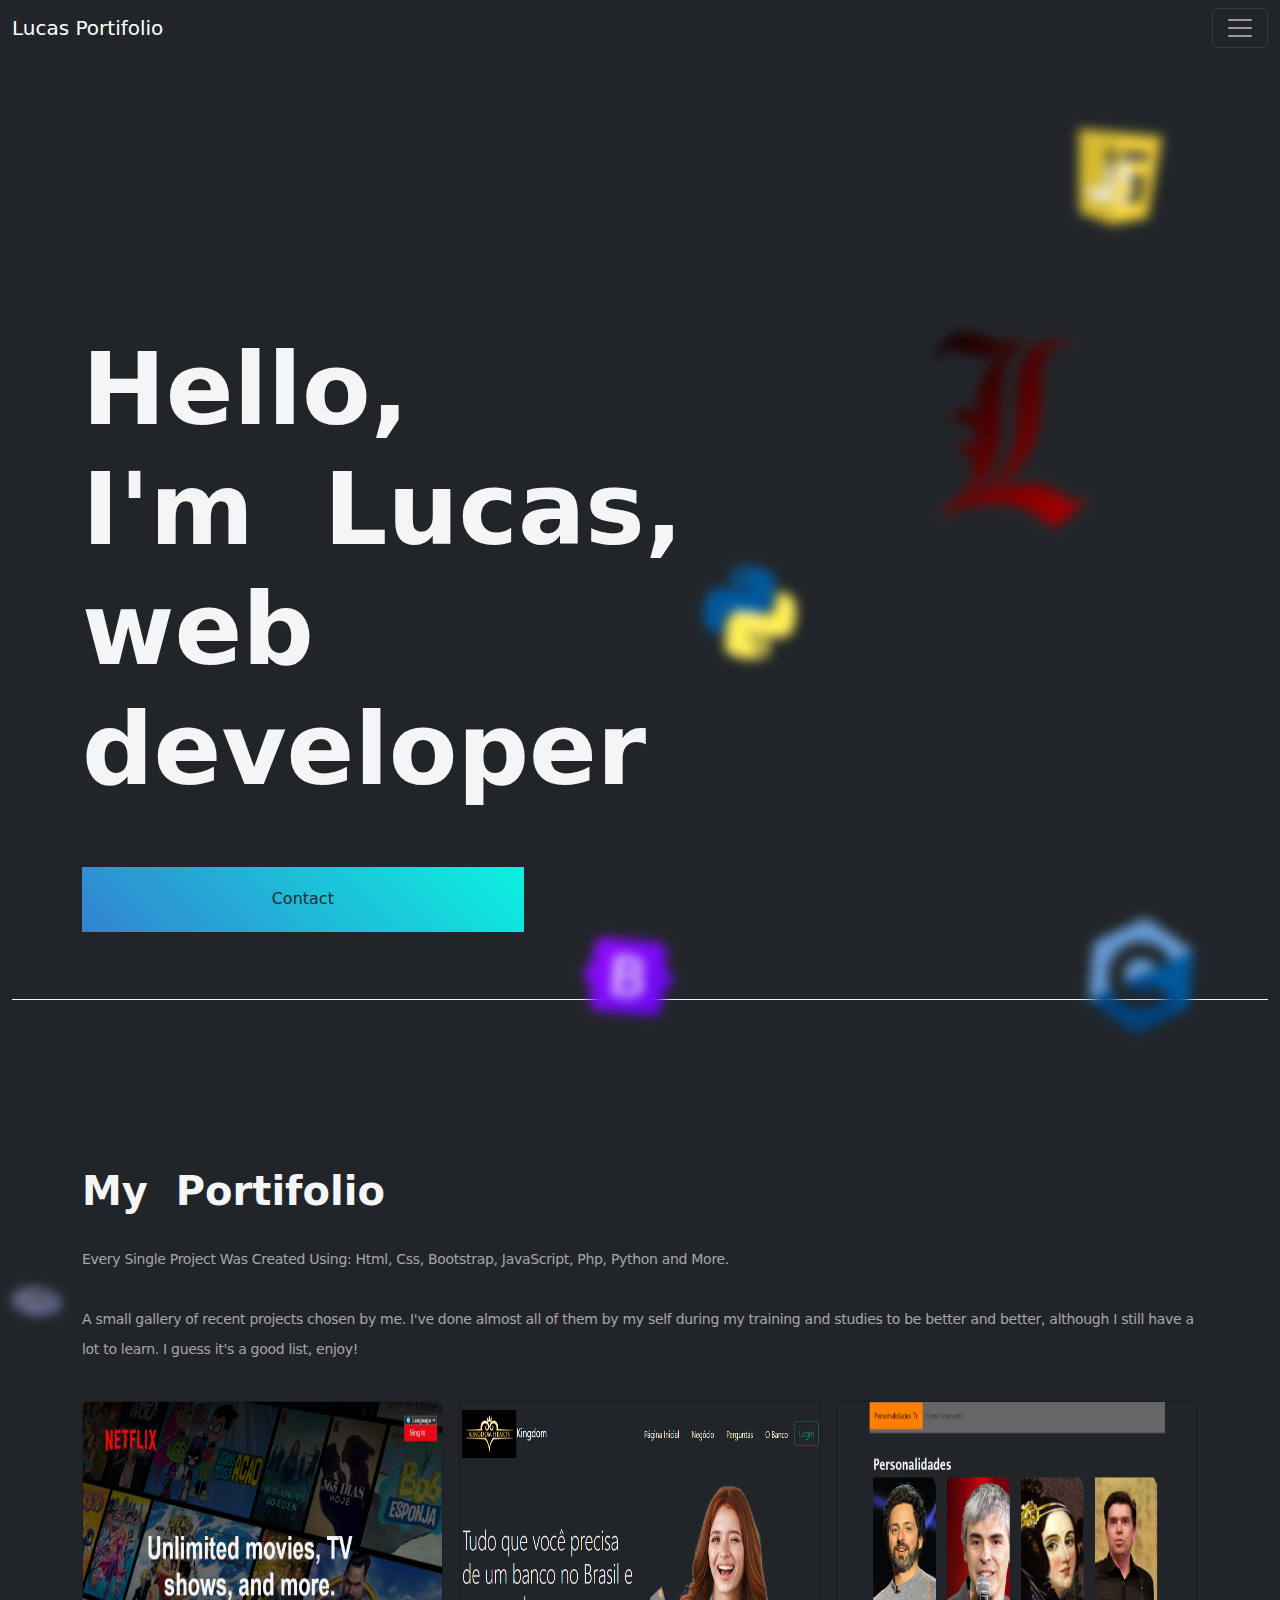
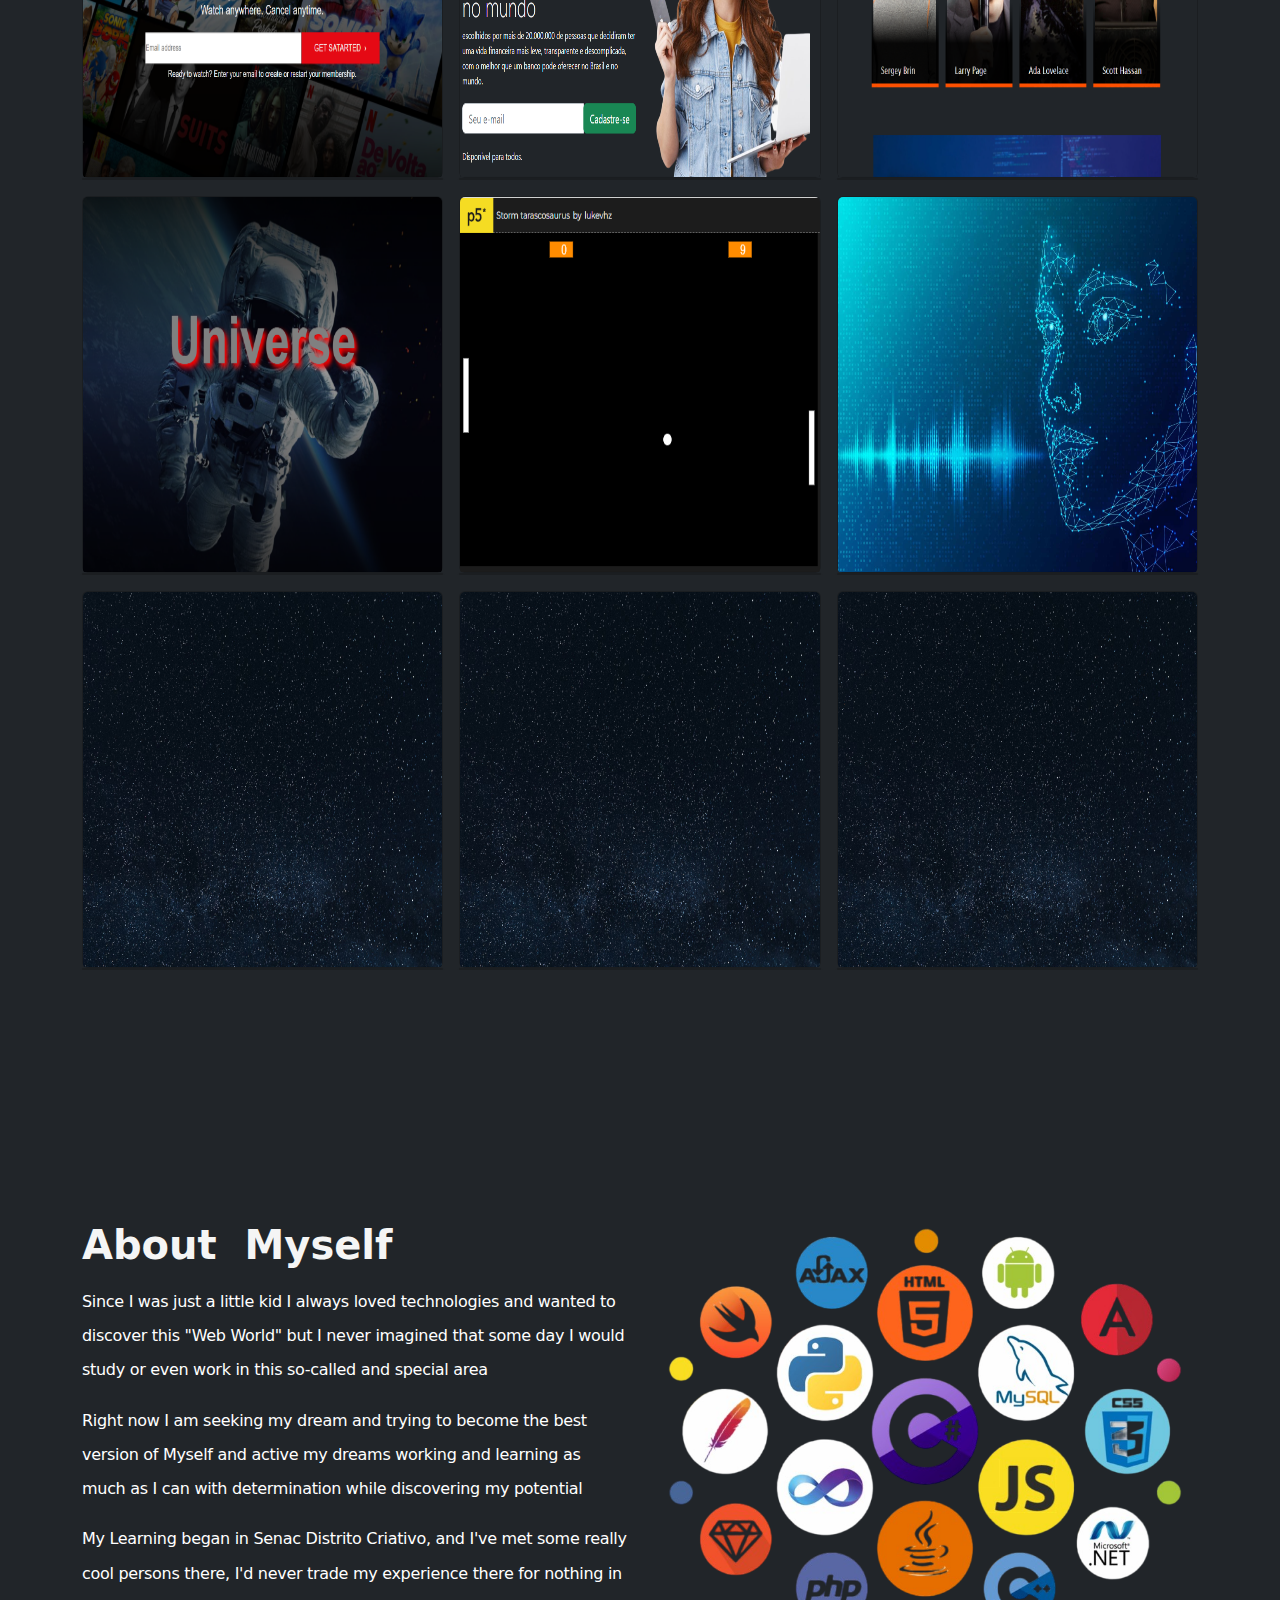
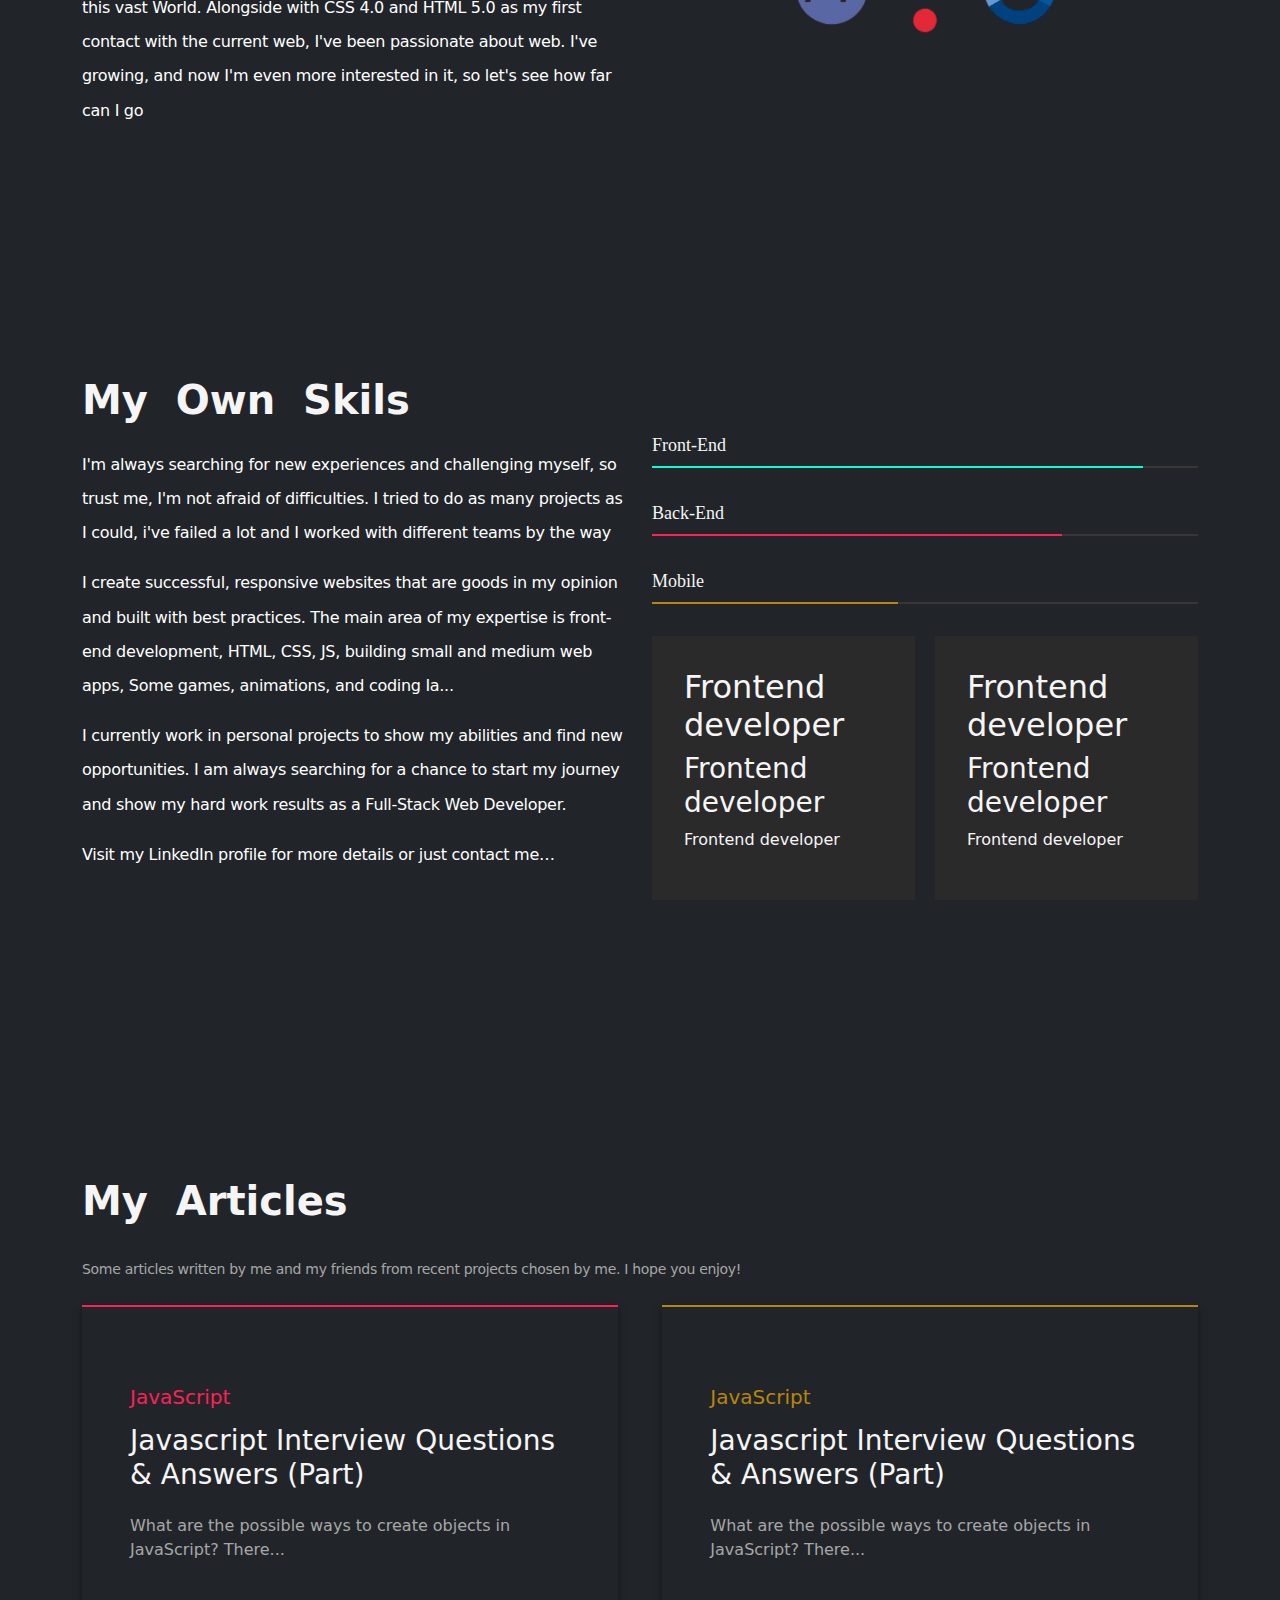
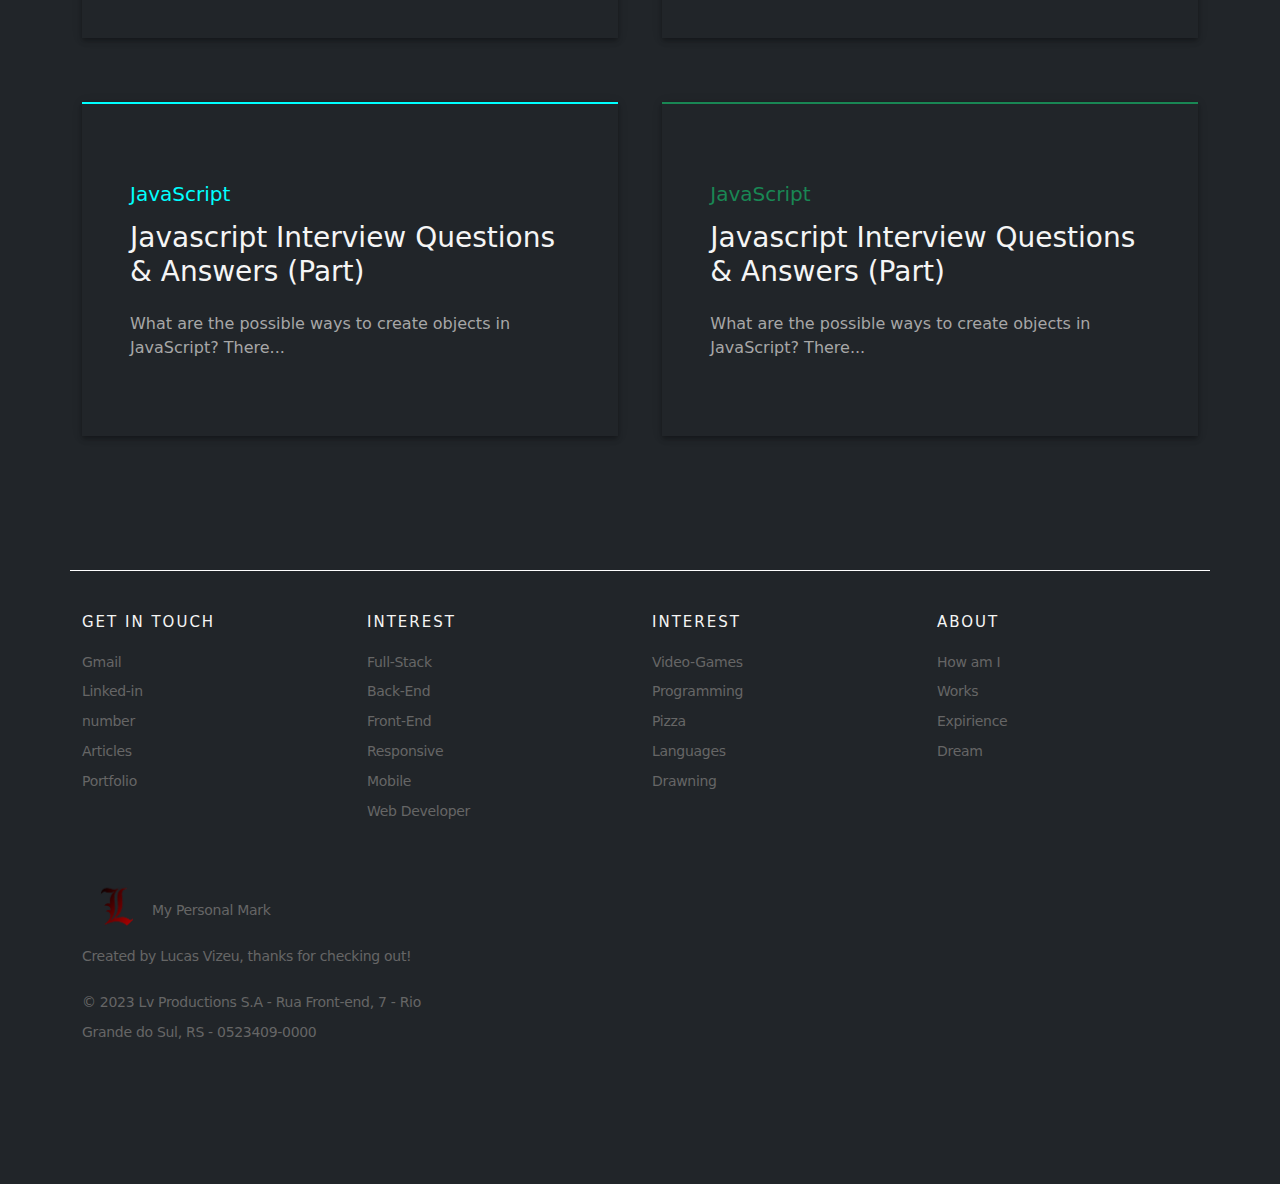
<file: Index.html>
<!DOCTYPE html>
<html lang="en">
<head>
  <meta charset="UTF-8">
  <meta http-equiv="X-UA-Compatible" content="IE=edge">
  <meta name="viewport" content="width=device-width, initial-scale=1.0">
  <title>Portifolho</title>
  <link rel="stylesheet" href="style.css">
  <link rel="stylesheet" href="./bootstrap/bootstrap.min.css">
  <link rel="shortcut icon" href="./img/symbol-removebg-preview.png">
</head>

<body>
  <!-- Portifolio// -->
 <!-- bug no display:inline-flex dos artigos, padding rem do.work e no h1 da pagina principal, consertar h1 do home, fazer artigos, fazer mais sites, pra prencher o portifolho, linkar com o linked-in as coisas, criar aba de artigos, aumentar velocidado efeito flutuante // -->
  <!-- Portifolio // -->
  <div class="container-fluid bg-dark">
    <header>
      <nav class="navbar navbar-dark bg-dark fixed-top">
        <div class="container-fluid">
          <a class="navbar-brand" href="#">Lucas Portifolio</a>
          <button class="navbar-toggler" type="button" data-bs-toggle="offcanvas" data-bs-target="#offcanvasDarkNavbar" aria-controls="offcanvasDarkNavbar" aria-label="Toggle navigation">
            <span class="navbar-toggler-icon"></span>
          </button>
          <div class="offcanvas offcanvas-end text-bg-dark" tabindex="-1" id="offcanvasDarkNavbar" aria-labelledby="offcanvasDarkNavbarLabel">
            <div class="offcanvas-header">
              <h5 class="offcanvas-title" id="offcanvasDarkNavbarLabel">Menu</h5>
              <button type="button" class="btn-close btn-close-white" data-bs-dismiss="offcanvas" aria-label="Close"></button>
            </div>
            <div class="offcanvas-body">
              <ul class="navbar-nav justify-content-end flex-grow-1 pe-3">
                <li class="nav-item">
                  <a class="nav-link" aria-current="page" href="#home">Home</a>
                </li>
                <li class="nav-item">
                  <a class="nav-link" aria-current="page" href="#portifolio">Portifolio</a>
                </li>
                <li class="nav-item">
                  <a class="nav-link" aria-current="page" href="#about">About</a>
                </li>
                <li class="nav-item">
                  <a class="nav-link" aria-current="page" href="#skils">Skils</a>
                </li>
                
                <li class="nav-item">
                  <a class="nav-link" aria-current="page" href="#article">Article</a>
                </li>
                <li class="nav-item">
                  <a class="nav-link" href="#contact">Contact</a>
                </li>
                <li class="nav-item dropdown">
 
                </li>
              </ul>
              </form>
            </div>
          </div>
        </div>
      </nav>
    </header>
    <section id="home" class="sec bor">
      <div class="container ">
        <div class="row">
          <div class="col-md-8 d-flex" style="margin-top: 10%;">
            <div class="align-self-center">
              <div class="">
                <h1 class="h" aria-label="Hello, i'm Lucas Vizeu a Web Developer" > <strong>
                  <span class="elastico" aria-hidden="true">Hello,</span>
                  <span class="elastico" aria-hidden="true"></span>
                  <br>
                  <span class="elastico" aria-hidden="true">I'm</span>
                  <span class="elastico" aria-hidden="true"></span>
                  <span class="elastico" aria-hidden="true">Lucas,</span>
                  <span class="elastico" aria-hidden="true"></span>
                  <span class="text-break"></span>
                  <br>
                  <span class="elastico" aria-hidden="true">web</span>
                  <span class="elastico" aria-hidden="true"></span>
                  <span class="elastico" aria-hidden="true">developer</span>
                  <span class="elastico" aria-hidden="true"></span>
                  <button class="button but butao" style="font-size: 16px;">Contact</button>
                  </strong></h1>
                  <img src="./img/Bootstrap_logo.svg-PhotoRoom.png-PhotoRoom.png" style=" margin-left: 68%; width: 92px; margin-bottom: 15%;" class=" voa d-none d-lg-block" alt="">
              </div>
            </div>
          </div>
          <div class="col-md-4 d-none d-lg-block">
            <img src="./img/js-PhotoRoom.png-PhotoRoom.png" style=" position: relative; margin-left: 58%; width: 100px;" class=" voa d-none d-lg-block" alt="">
            <img src="./img/symbol-removebg-preview.png" style="padding-top: 55%;" class="img-fluid voa d-none d-md-block" alt="">
            <img src="./img/python-PhotoRoom.png-PhotoRoom.png" style="margin-bottom: 72%; margin-left: -40%; width: 100px;" class="d-none d-lg-block voa" alt="">
            <img src="./img/C_Logo-PhotoRoom.png-PhotoRoom.png" style="margin-bottom: 72%; margin-left: 70%; width: 100px;" class="d-none d-lg-block voa" alt="">
          </div>
        </div>
      </div>
      <img src="./img/php-PhotoRoom.png-PhotoRoom.png" style="margin-bottom: 100%; width: 50px;" class="d-none d-lg-block voa" alt="">
      
     
    </section>
  
    <div class="container">
      <section id="portifolio" class="" style="padding:15% 0;">
      <div class="row row-cols-1 row-cols-sm-2 row-cols-md-3 g-3">
        <div class="col-md-12">
          <h1 aria-label="My Portfolio" class=""  id="#portifolio"> <strong>
            <span class="elastico" aria-hidden="true">My</span>
            <span class="elastico" aria-hidden="true"></span>
            <span class="elastico" aria-hidden="true">Portifolio</span>
            </strong></h1>
            <p class="txt" style="color: #a7a7a7;">Every Single Project Was Created Using: Html, Css, Bootstrap, JavaScript, Php, Python and More.</p>
            <p class="txt" style="color: #a7a7a7;"> A small gallery of recent projects chosen by me.
              I've done almost all of them by my self during my training and studies to be better and better, although I still have a lot to learn. I guess it's a good list, enjoy! </p>
        </div>
        <div class="col zoom">
          <div class="zoom">
          <a href="05 Netflix/index.html" class="card text-bg-dark shadow-sm" style="cursor: pointer;">
            <img src="./img/netflix.png" class="bd-placeholder-img card-img-top foto" style="background: rgba(0, 0, 0, 0.4);" width="100%" height="375" xmlns="http://www.w3.org/2000/svg" role="img" aria-label="Placeholder:Bom dis" preserveAspectRatio="xMidYMid slice" focusable="false"><title>Placeholder</title><rect width="100%" height="100%" fill="#55595c"/></img>
            <div class="card-img-overlay descricao" style=" top: auto; color: orangered;">
              <h5 class="card-title">Netflix</h5>
              <p class="card-text">This is Netflix perfect clone Created by me to train my abilities in pure and only Html5 and CSS3 whithouth any framework.</p>
              <p class="card-text"><small>©2023</small></p>
            </div>
          </div>
          </a>
        </div>
        <div class="col zoom">
          <div class="zoom">
          <a href="./06. Kingdom-Bank/Kingdom.html" class="card text-bg-dark shadow-sm" style="cursor: pointer;">
            <img src="./img/Kingdom-Bank.png" class="bd-placeholder-img card-img-top foto" style="background: rgba(0, 0, 0, 0.4);" width="100%" height="375" xmlns="http://www.w3.org/2000/svg" role="img" aria-label="Placeholder:Bom dis" preserveAspectRatio="xMidYMid slice" focusable="false"><title>Placeholder</title><rect width="100%" height="100%" fill="#55595c"/></img>
            <div class="card-img-overlay descricao" style=" top: auto; color: orangered;">
              <h5 class="card-title">Netflix</h5>
              <p class="card-text">This is Netflix perfect clone Created by me to train my abilities in pure and only Html5 and CSS3 whithouth any framework.</p>
              <p class="card-text"><small>©2023</small></p>
            </div>
          </div>
          </a>
        </div>
        <div class="col zoom">
          <div class="zoom">
          <a href="01. Personalidades/index.html" class="card text-bg-dark shadow-sm" style="cursor: pointer;">
            <img src="./img/tipersonalidae.png" class="bd-placeholder-img card-img-top foto" style="background: rgba(0, 0, 0, 0.4);" width="100%" height="375" xmlns="http://www.w3.org/2000/svg" role="img" aria-label="Placeholder:Bom dis" preserveAspectRatio="xMidYMid slice" focusable="false"><title>Placeholder</title><rect width="100%" height="100%" fill="#55595c"/></img>
            <div class="card-img-overlay descricao" style=" top: auto; color: orangered;">
              <h5 class="card-title">Netflix</h5>
              <p class="card-text">This is Netflix perfect clone Created by me to train my abilities in pure and only Html5 and CSS3 whithouth any framework.</p>
              <p class="card-text"><small>©2023</small></p>
            </div>
          </div>
          </a>
        </div>

        <div class="col zoom">
          <div class="zoom">
          <a href="00. Templante Space/index.html" class="card text-bg-dark shadow-sm" style="cursor: pointer;">
            <img src="./img/espacial.png" class="bd-placeholder-img card-img-top foto" style="background: rgba(0, 0, 0, 0.4);" width="100%" height="375" xmlns="http://www.w3.org/2000/svg" role="img" aria-label="Placeholder:Bom dis" preserveAspectRatio="xMidYMid slice" focusable="false"><title>Placeholder</title><rect width="100%" height="100%" fill="#55595c"/></img>
            <div class="card-img-overlay descricao" style=" top: auto; color: orangered;">
              <h5 class="card-title">Netflix</h5>
              <p class="card-text">This is Netflix perfect clone Created by me to train my abilities in pure and only Html5 and CSS3 whithouth any framework.</p>
              <p class="card-text"><small>©2023</small></p>
            </div>
          </div>
          </a>
        </div>
        <div class="col zoom">
          <div class="zoom">
          <a href="https://editor.p5js.org/lukevhz/full/7V7mwwl2Z" class="card text-bg-dark shadow-sm" style="cursor: pointer;">
            <img src="./img/pong23.PNG" class="bd-placeholder-img card-img-top foto" width="100%" height="375" xmlns="http://www.w3.org/2000/svg" role="img" aria-label="Placeholder:Bom dis" preserveAspectRatio="xMidYMid slice" focusable="false"><title>Placeholder</title><rect width="100%" height="100%" fill="#55595c"/></img>
            <div class="card-img-overlay descricao" style=" top: auto;">
              <h5 class="card-title">Pong23</h5>
              <p class="card-text">This is a classic game re-created by my using pure JavaScript and the library p5.</p>
              <p class="card-text"><small>©2023</small></p>
            </div>
          </div>
          </a>
        </div>
        <div class="col zoom">
          <div class="zoom">
          <a href="https://github.com/lucasss45/Fryday-IA" class="card text-bg-dark shadow-sm" style="cursor: pointer;">
            <img src="./img/inteligencia-artificial.jpg" class="bd-placeholder-img card-img-top foto" width="100%" height="375" xmlns="http://www.w3.org/2000/svg" role="img" aria-label="Placeholder:Bom dis" preserveAspectRatio="xMidYMid slice" focusable="false"><title>Placeholder</title><rect width="100%" height="100%" fill="#55595c"/></img>
            <div class="card-img-overlay descricao" style=" top: auto;">
              <h5 class="card-title">F.R.Y.D.A.Y. Virtual Assitent</h5>
              <p class="card-text">This is an IA Virtual Assitent created by myself, it was actualy my first project using Python</p>
              <p class="card-text"><small>©2022</small></p>
            </div>
          </div>
          </a>
        </div>
        <div class="col zoom">
          <div class="zoom">
          <a href="#" class="card text-bg-dark shadow-sm" style="cursor: pointer;">
            <img src="./img/céu.avif" class="bd-placeholder-img card-img-top foto" width="100%" height="375" xmlns="http://www.w3.org/2000/svg" role="img" aria-label="Placeholder:Bom dis" preserveAspectRatio="xMidYMid slice" focusable="false"><title>Placeholder</title><rect width="100%" height="100%" fill="#55595c"/></img>
            <div class="card-img-overlay descricao" style=" top: auto;">
              <h5 class="card-title">Card title</h5>
              <p class="card-text">This is a wider card with supporting text below as a natural lead-in to additional content. This content is a little bit longer.</p>
              <p class="card-text"><small>©2023</small></p>
            </div>
          </div>
          </a>
        </div>
        <div class="col zoom">
          <div class="zoom">
          <a href="#" class="card text-bg-dark shadow-sm" style="cursor: pointer;">
            <img src="./img/céu.avif" class="bd-placeholder-img card-img-top foto" width="100%" height="375" xmlns="http://www.w3.org/2000/svg" role="img" aria-label="Placeholder:Bom dis" preserveAspectRatio="xMidYMid slice" focusable="false"><title>Placeholder</title><rect width="100%" height="100%" fill="#55595c"/></img>
            <div class="card-img-overlay descricao" style=" top: auto;">
              <h5 class="card-title">Card title</h5>
              <p class="card-text">This is a wider card with supporting text below as a natural lead-in to additional content. This content is a little bit longer.</p>
              <p class="card-text"><small>©2023</small></p>
            </div>
          </div>
          </a>
        </div>
        <div class="col zoom">
          <div class="zoom">
          <a href="#" class="card text-bg-dark shadow-sm" style="cursor: pointer;">
            <img src="./img/céu.avif" class="bd-placeholder-img card-img-top foto" width="100%" height="375" xmlns="http://www.w3.org/2000/svg" role="img" aria-label="Placeholder:Bom dis" preserveAspectRatio="xMidYMid slice" focusable="false"><title>Placeholder</title><rect width="100%" height="100%" fill="#55595c"/></img>
            <div class="card-img-overlay descricao" style=" top: auto;">
              <h5 class="card-title">Card title</h5>
              <p class="card-text">This is a wider card with supporting text below as a natural lead-in to additional content. This content is a little bit longer.</p>
              <p class="card-text"><small>©2023</small></p>
            </div>
          </div>
          </a>
        </div>
      </div>
    </div>
  </section>
  <section class="bg-dark"style="margin-bottom:14% ; height: auto;">
    <div class="container">
      <h1 id="about" style="visibility: hidden;">Lorem </h1>
      <div class="row">
        <div class="col-md-6">
            <h1 aria-label="About Myself" class=""  style="margin-top: 5%;"> <strong>
              <span class="elastico" aria-hidden="true">About</span>
              <span class="elastico" aria-hidden="true"></span>
              <span class="elastico" aria-hidden="true">Myself</span>
              </strong>
            </h1>
            <p class="txt" style="color: white;margin:16px 0px 15px; font-size: 16px;">Since I was just a little kid I always loved technologies and wanted to discover this "Web World" but I never imagined that some day I would study or even work in this so-called and special area</p>
            <p class="txt" style="color: white;margin:16px 0px 15px; font-size: 16px;">Right now I am seeking my dream and trying to become the best version of Myself and active my dreams working and learning as much as I can with determination while discovering my potential</p>
            <p class="txt" style="color: white;margin:16px 0px 15px; font-size: 16px;">My Learning began in Senac Distrito Criativo, and I've met some really cool persons there, I'd never trade my experience there for nothing in this vast World. Alongside with CSS 4.0 and HTML 5.0 as my first contact with the current web, I've been passionate about web. I've growing, and now I'm even more interested in it, so let's see how far can I go </p>
            <p class="txt" style="color: white;margin:16px 0px 15px; font-size: 16px;"></p>
       </div>
       <div class="col-md-6 ">
        <img src="./img/Ti-PhotoRoom.png-PhotoRoom.png" alt="" class="img-fluid">
       </div>
     </div>
    </div>
  </section>
  <section  class="bg-dark"style="margin-bottom:15% ; height: auto;">
    <div class="container">
      <div class="row">
        <h1 style="visibility: hidden;" id="skils">jsidj</h1>
        <h1 aria-label="About Myself" class="" > <strong>
          <span class="elastico" aria-hidden="true">My</span>
          <span class="elastico" aria-hidden="true"></span>
          <span class="elastico" aria-hidden="true">Own</span>
          <span class="elastico" aria-hidden="true"></span>
          <span class="elastico" aria-hidden="true">Skils</span>
          </strong>
        </h1>
        <div class="col-md-6">
            <p class="txt" style="color: white;margin:16px 0px 15px; font-size: 16px;">I'm always searching for new experiences and challenging myself, so trust me, I'm not afraid of difficulties. I tried to do as many projects as I could, i've failed a lot and I worked with different teams by the way
             </p>
            <p class="txt" style="color: white;margin:16px 0px 15px; font-size: 16px;"> I create successful, responsive websites that are goods in my opinion and built with best practices. The main area of my expertise is front-end development, HTML, CSS, JS, building small and medium web apps, Some games, animations, and coding Ia...</p>
            <p class="txt" style="color: white;margin:16px 0px 15px; font-size: 16px;">I currently work in personal projects to show my abilities and find new opportunities. I am always searching for a chance to start my journey and show my hard work results as a Full-Stack Web Developer. </p>
            <p class="txt" style="color: white;margin:16px 0px 15px; font-size: 16px;"> Visit my LinkedIn profile for more details or just contact me…</p>
       </div>
       <div class="col-md-6 ">
          <div class="col-md-12" style="margin-bottom: 2rem;">
            <span style="    font-size: 18px;font-family: font-file-82132;margin-bottom: 7px;display: block;">Front-End</span>
            <footer style="background-color: #373737;height: 2px;">
              <div  data-width="90%" style="width: 90%;" class="lin"></div>
            </footer>
          </div>
          <div class="col-md-12" style="margin-bottom: 2rem;">
            <span style="    font-size: 18px;font-family: font-file-82132;margin-bottom: 7px;display: block;">Back-End</span>
            <footer style="background-color: #373737;height: 2px;">
              <div  data-width="75%" style="width: 75%; background-color: #FD2155;" class="lin"></div>
            </footer>
          </div>
          <div class="col-md-12" style="margin-bottom: 2rem;">
            <span style="    font-size: 18px;font-family: font-file-82132;margin-bottom: 7px;display: block;">Mobile</span>
            <footer style="background-color: #373737;height: 2px;">
              <div  data-width="45%" style="width: 45%; background-color: darkgoldenrod;" class="lin "></div>
            </footer>
          </div>
          <div class="col-md-12">
          <div class="" style=" display: flex;">
            <div class="work" style="margin-right: 10px;">
              <h2>Frontend developer</h2>
              <h3>Frontend developer</h3>
              <p>Frontend developer </p>
            </div>
            <div class="work" style="margin-left: 10px;">
              <h2>Frontend developer</h2>
              <h3>Frontend developer</h3>
              <p>Frontend developer </p>
            </div>
          </div>
        </div>
       </div>
     </div>
    </div>
  </section>
  <section  class="bg-dark" id="article">
    <div class="container" >
      <div class="row" >
        <div class="col-md-12 blog" >
          <div class="col-md-12">
            <h1 aria-label="My Articles" class="" style="margin-top: 8%;" > <strong>
              <span class="elastico" aria-hidden="true">My</span>
              <span class="elastico" aria-hidden="true"></span>
              <span class="elastico" aria-hidden="true">Articles</span>
              </strong></h1>
              
              <p class="txt" style="color: #a7a7a7;">Some articles written by me and my friends from recent projects chosen by me. I hope you enjoy!</p>
          </div>

        <a href=""  class="artigos" style="text-decoration: none;">
          <div class="col-md " style="margin-bottom: 20px;margin-top: 15px;"> 
            <h5 style="margin: 15px 0px; color: #FD2155; font-size: 20px;"> JavaScript</h5>
            <h3>Javascript Interview Questions & Answers (Part)	</h3>
            <p style="color: #a7a7a7;padding-top: 15px;">What are the possible ways to create objects in JavaScript? There...</p>
          </div>
        </a>
        <a href=""  class="artigos" style="text-decoration: none;  border-top: 2px solid darkgoldenrod;">
          <div class="col-md " style="margin-bottom: 20px;margin-top: 15px;"> 
            <h5 style="margin: 15px 0px; color: darkgoldenrod; font-size: 20px;"> JavaScript</h5>
            <h3>Javascript Interview Questions & Answers (Part)	</h3>
            <p style="color: #a7a7a7;padding-top: 15px;">What are the possible ways to create objects in JavaScript? There...</p>
          </div>
        </a>
        <a href=""  class="artigos" style="text-decoration: none;  border-top: 2px solid aqua;">
          <div class="col-md " style="margin-bottom: 20px;margin-top: 15px;"> 
            <h5 style="margin: 15px 0px; color: aqua; font-size: 20px;"> JavaScript</h5>
            <h3>Javascript Interview Questions & Answers (Part)	</h3>
            <p style="color: #a7a7a7;padding-top: 15px;">What are the possible ways to create objects in JavaScript? There...</p>
          </div>
        </a>
        <a href=""  class="artigos" style="text-decoration: none;  border-top: 2px solid #198754;">
          <div class="col-md " style="margin-bottom: 20px;margin-top: 15px;"> 
            <h5 style="margin: 15px 0px; color: #198754; font-size: 20px;"> JavaScript</h5>
            <h3>Javascript Interview Questions & Answers (Part)	</h3>
            <p style="color: #a7a7a7;padding-top: 15px;">What are the possible ways to create objects in JavaScript? There...</p>
          </div>
        </a>
        
      </div>
      
    </div>
  </section>
  <footer  id="contact" style="color: white;border-bottom: none; padding: 70px 0;" class=" bg-dark esp">
    <div class="container ">
      <div class="row esp" style="border-top: 1px solid white;border-bottom: none;">
        <div class="col-md-3 ">
          <h5 class="ti">Get in Touch</h5>
          <ul style="list-style-type:none;" class="list-group">
            <li class="list">Gmail</li>
            <li class="list">Linked-in</li>
            <li class="list">number</li>
            <li class="list">Articles</li>
            <li class="list">Portfolio</li>
          </ul>
        </div>
        <div class="col-md-3 ">
          <h5 class="ti">INTEREST</h5>
          <ul style="list-style-type:none;" class="list-group">
            <li class="list">Full-Stack</li>
            <li class="list">Back-End</li>
            <li class="list">Front-End</li>
            <li class="list">Responsive</li>
            <li class="list">Mobile</li>
            <li class="list">Web Developer</li>
          </ul>
        </div>
        <div class="col-md-3 ">
          <h5 class="ti">INTEREST</h5>
          <ul style="list-style-type:none;padding-bottom: 58px;" class="list-group">
            <li class="list">Video-Games</li>
            <li class="list">Programming</li>
            <li class="list">Pizza</li>
            <li class="list">Languages</li>
            <li class="list">Drawning</li>
          </ul>
        </div>
        <div class="col-md-3 " style="padding-bottom: 5px; ">
          <h5 class="ti">About</h5>
          <ul style="list-style-type:none;" class="list-group">
            <li class="list">How am I</li>
            <li class="list">Works</li>
            <li class="list">Expirience</li>
            <li class="list">Dream</li>
          </ul>
        </div>
        <div class="col-md-4 esp " style="border: none;">
          <p><img src="./img/symbol-removebg-preview.png" width="70px" alt="" style="float: left;"></p>
          <p class="list">My Personal Mark</p>
          <p class="list">Created by Lucas Vizeu, thanks for checking out!</p>
          <p class="list">© 2023 Lv Productions S.A - Rua Front-end, 7 - Rio Grande do Sul, RS - 0523409-0000</p>
        </div>
        <div class="col-md-4 esp " style="border: none;"></div>
        <div class="col-md-4 esp " style="border: none;"></div>
      </div>
    </div>
  </footer>

  </div>
  <script src="bootstrap/bootstrap.bundle.min.js"></script>
  


</body>

</html>
</file>
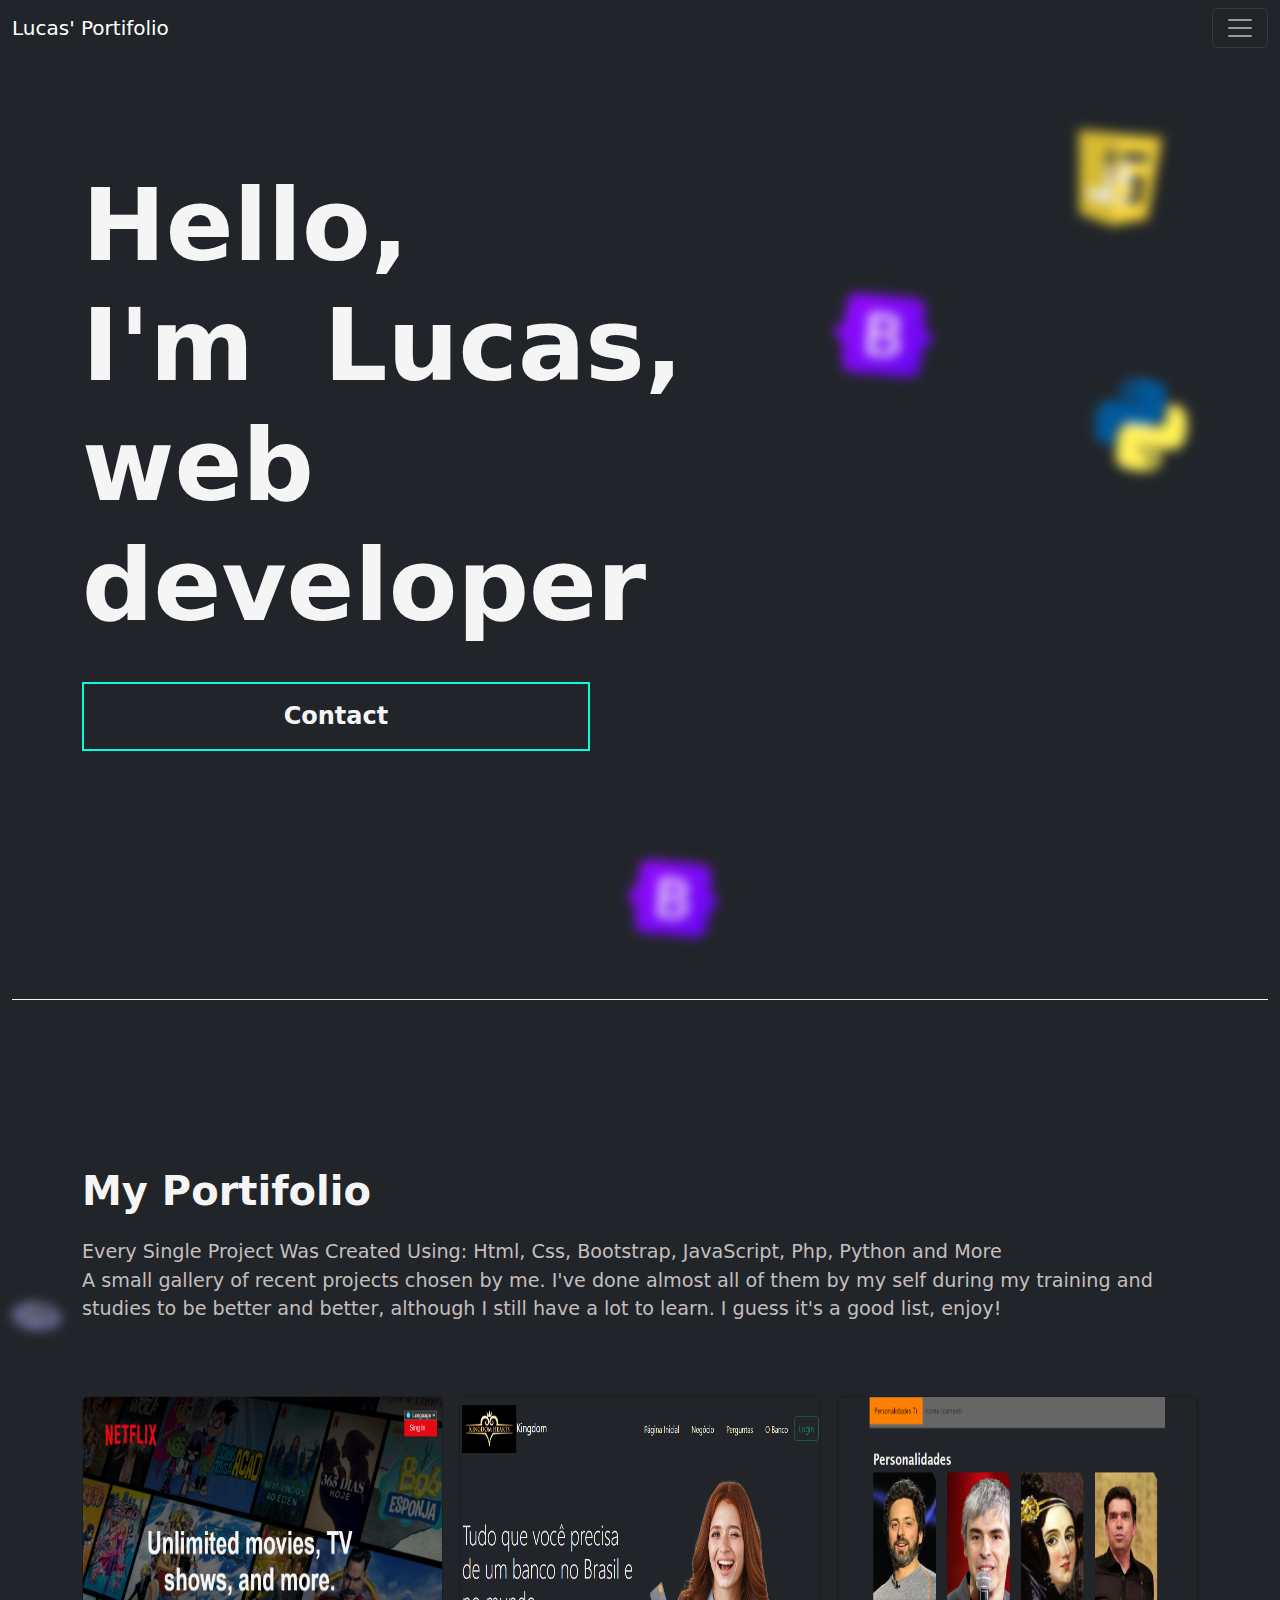
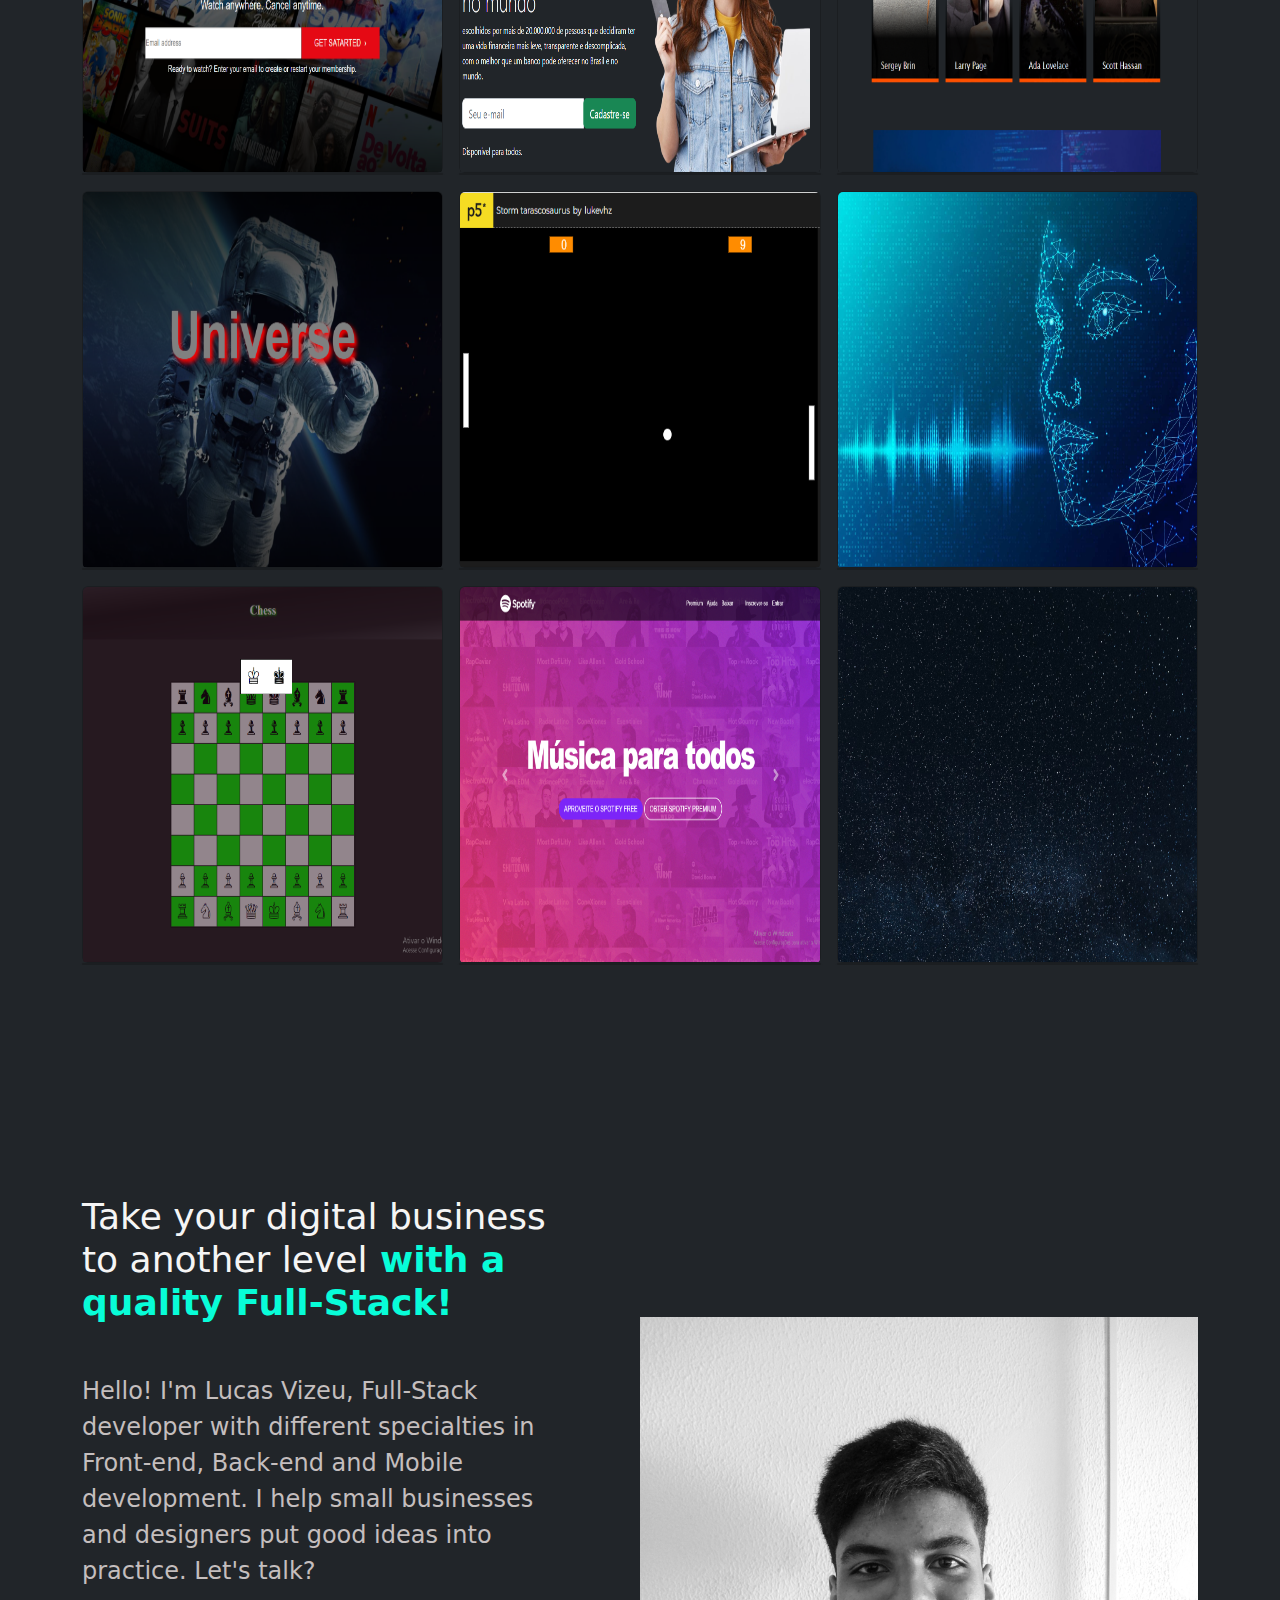
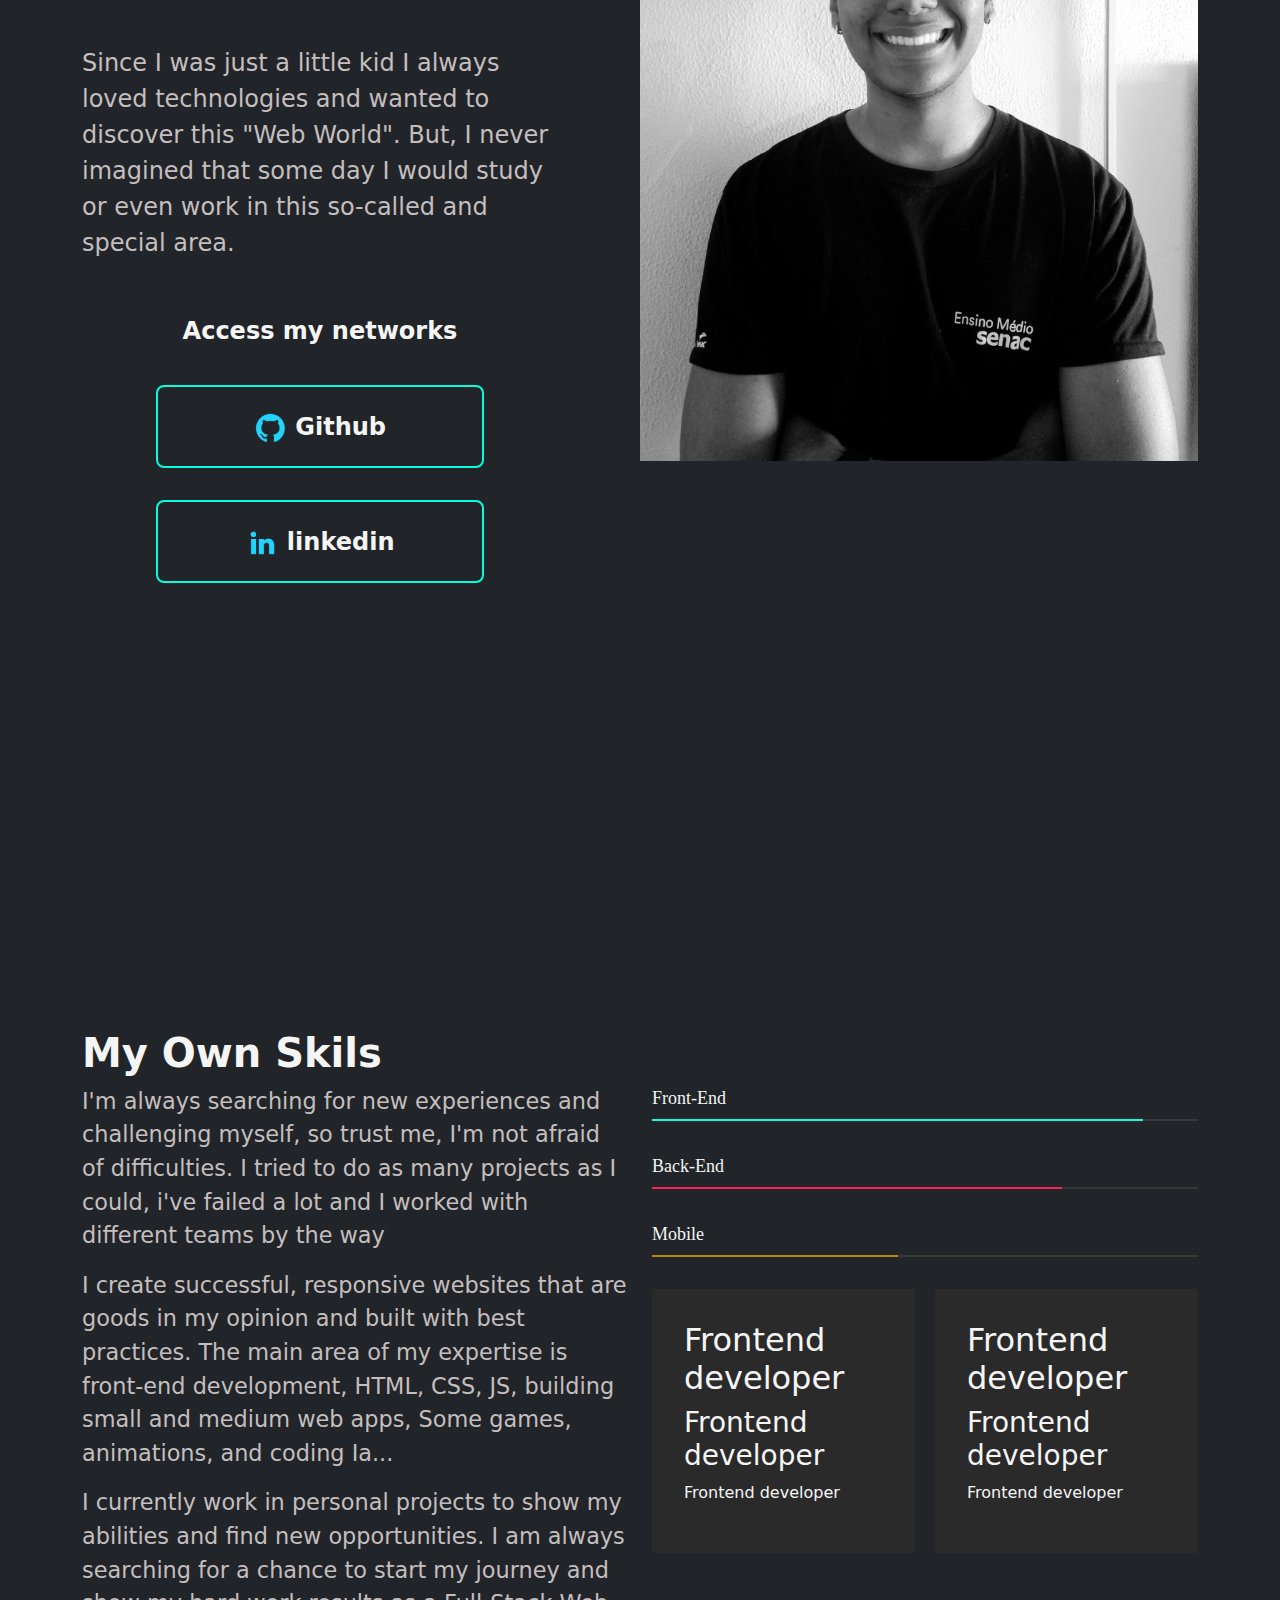
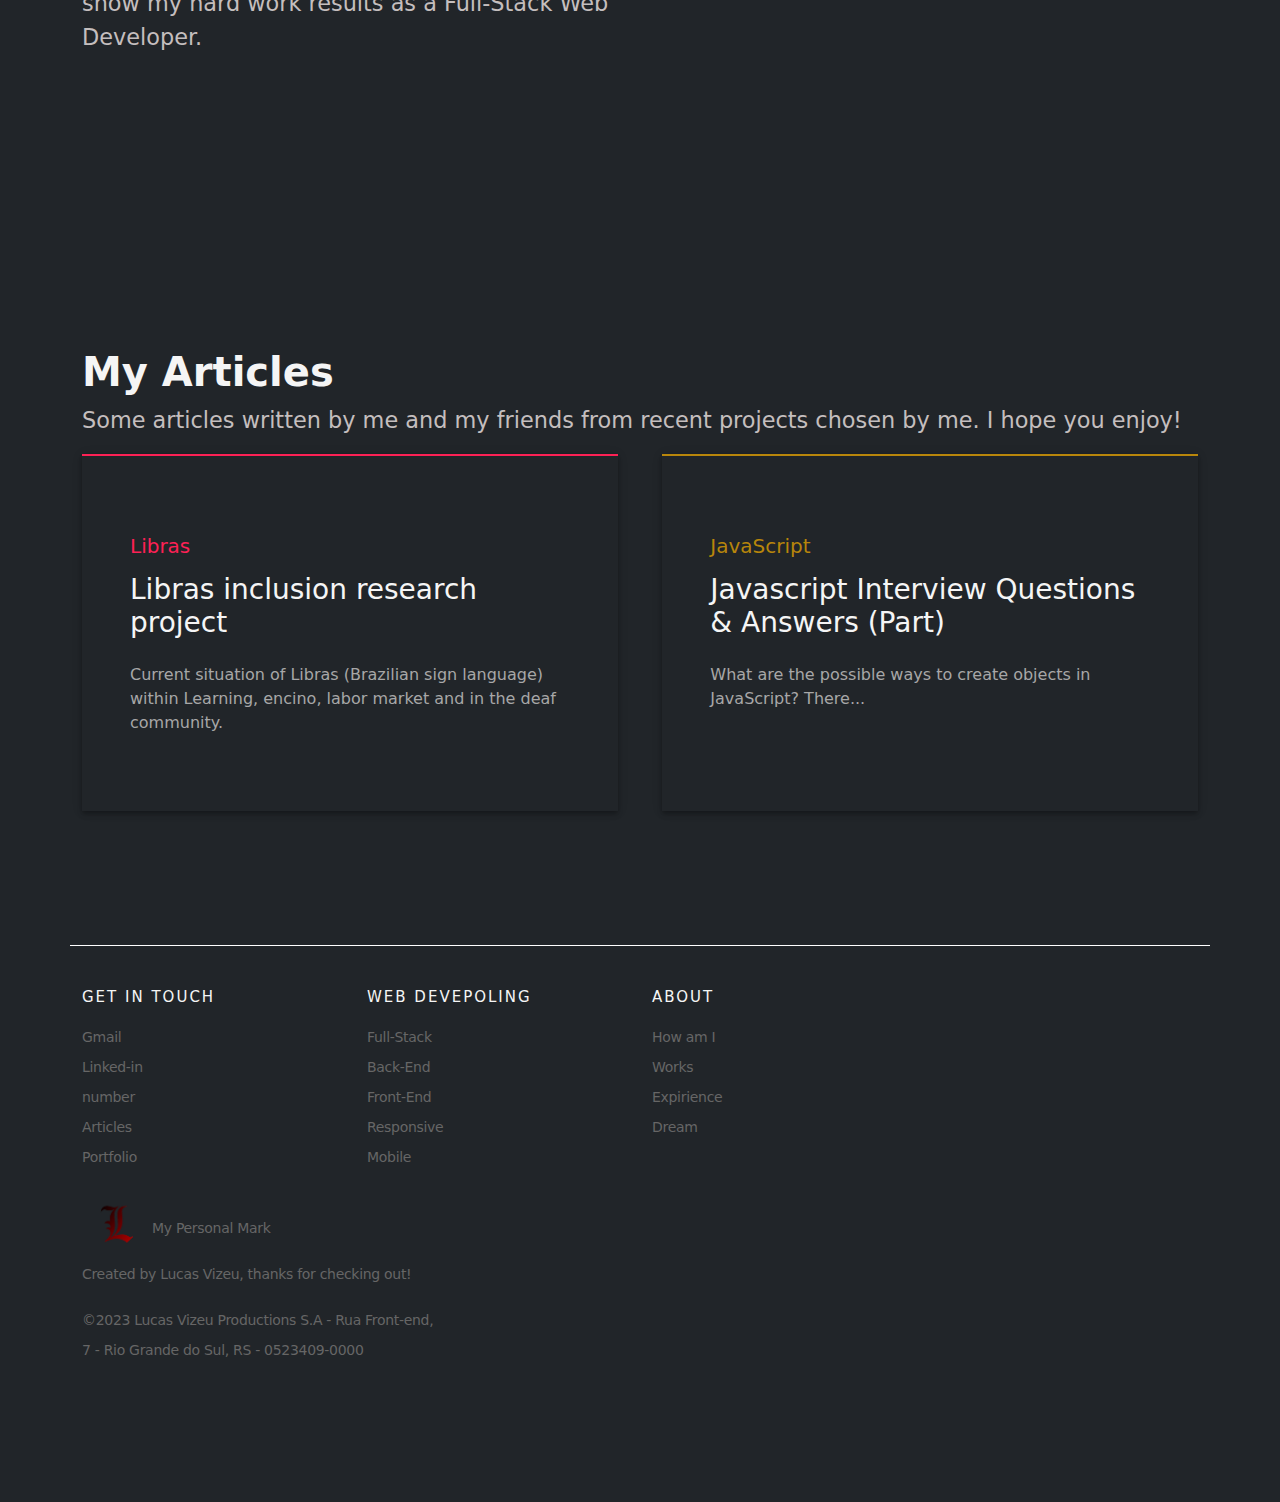
<file: index.html>
<!DOCTYPE html>
<html lang="en">
<head>
  <meta charset="UTF-8">
  <meta http-equiv="X-UA-Compatible" content="IE=edge">
  <meta name="viewport" content="width=device-width, initial-scale=1.0">
  <title>Portifolho</title>
  <link rel="stylesheet" href="style.css">
  <link rel="stylesheet" href="./bootstrap/bootstrap.min.css">
  <link rel="shortcut icon" href="./img/symbol-removebg-preview.png">
</head>

<body>
  <!-- Portifolio// -->
 <!-- bug no display:inline-flex dos artigos, padding rem do.work e no h1 da pagina principal, consertar h1 do home, fazer artigos, fazer mais sites, pra prencher o portifolho, linkar com o linked-in as coisas, criar aba de artigos, aumentar velocidado efeito flutuante // -->
  <!-- Portifolio // -->
  <div class="container-fluid bg-dark">
    <header>
      <nav class="navbar navbar-dark bg-dark fixed-top">
        <div class="container-fluid">
          <a class="navbar-brand" href="#">Lucas' Portifolio</a>
          <button class="navbar-toggler" type="button" data-bs-toggle="offcanvas" data-bs-target="#offcanvasDarkNavbar" aria-controls="offcanvasDarkNavbar" aria-label="Toggle navigation">
            <span class="navbar-toggler-icon"></span>
          </button>
          <div class="offcanvas offcanvas-end text-bg-dark" tabindex="-1" id="offcanvasDarkNavbar" aria-labelledby="offcanvasDarkNavbarLabel">
            <div class="offcanvas-header">
               <h5 class="offcanvas-title" id="offcanvasDarkNavbarLabel"><strong>Menu</strong></h5>
              <button type="button" class="btn-close btn-close-white" data-bs-dismiss="offcanvas" aria-label="Close"></button>
            </div>
            <div class="offcanvas-body">
              <ul class="navbar-nav justify-content-end flex-grow-1 pe-3">
                <li class="nav-item">
                  <a class="nav-link" aria-current="page" href="#home">Home</a>
                </li>
                <li class="nav-item">
                  <a class="nav-link" aria-current="page" href="#portifolio">Portifolio</a>
                </li>
                <li class="nav-item">
                  <a class="nav-link" aria-current="page" href="#about">About</a>
                </li>
                <li class="nav-item">
                  <a class="nav-link" aria-current="page" href="#skils">Skils</a>
                </li>
                
                <li class="nav-item">
                  <a class="nav-link" aria-current="page" href="#article">Article</a>
                </li>
                <li class="nav-item">
                  <a class="nav-link" href="#contact">Contact</a>
                </li>
                <li class="nav-item dropdown">
 
                </li>
              </ul>
              </form>
            </div>
          </div>
        </div>
      </nav>
    </header>
    <section id="home" class="sec bor">
      <div class="container ">
        <div class="row">
          <div class="col-md-8 d-flex" style="margin-top: 10%;">
            <div class="align-self-center">
              <div style=" margin-bottom: 50%;">
                <h1 class="h" aria-label="Hello, i'm Lucas Vizeu a Web Developer" > <strong>
                  <span class="elastico" aria-hidden="true">Hello,</span>
                  <span class="elastico" aria-hidden="true"></span>
                  <br>
                  <span class="elastico" aria-hidden="true">I'm</span>
                  <span class="elastico" aria-hidden="true"></span>
                  <span class="elastico" aria-hidden="true">Lucas,</span>
                  <span class="elastico" aria-hidden="true"></span>
                  <span class="text-break"></span>
                  <br>
                  <span class="elastico" aria-hidden="true">web</span>
                  <span class="elastico" aria-hidden="true"></span>
                  <span class="elastico" aria-hidden="true">developer</span>
                  <span class="elastico" aria-hidden="true"></span>
                  <a class="apresentacaolinksnavegacao sobrea" style="border-radius: 0px; padding: 18px 0; margin-top: 5%;" href="#about">
                    <span class="sobrespan">Contact </span>
                </a>
                  </strong></h1>
                  <img src="./img/Bootstrap_logo.svg-PhotoRoom.png-PhotoRoom.png" style=" margin-left: 74%; width: 92px; margin-top: 15%;" class=" voa d-none d-lg-block" alt="">
              </div>
            </div>
          </div>
          <div class="col-md-4 d-none d-lg-block">
            <img src="./img/js-PhotoRoom.png-PhotoRoom.png" style=" position: relative; margin-left: 58%; width: 100px;" class=" voa d-none d-lg-block" alt="">
            <img src="./img/Bootstrap_logo.svg-PhotoRoom.png-PhotoRoom.png" style="padding-top: 55%; width: 100px;" class=" voa d-none d-md-block" alt="">
            <!-- <img src="./img/python-PhotoRoom.png-PhotoRoom.png" style="margin-bottom: 72%; margin-left: -40%; width: 100px;" class="d-none d-lg-block voa" alt=""> -->
            <img src="./img/python-PhotoRoom.png-PhotoRoom.png" style="margin-bottom: 72%; margin-left: 70%; width: 100px;" class="d-none d-lg-block voa" alt="">
          </div>
        </div>
      </div>
      <img src="./img/php-PhotoRoom.png-PhotoRoom.png" style="margin-bottom: 100%; width: 50px;" class="d-none d-lg-block voa" alt="">
      
     
    </section>
  
    <div class="container">
      <section id="portifolio" class="" style="padding:15% 0;">
      <div class="row row-cols-1 row-cols-sm-2 row-cols-md-3 g-3">
        <div class="col-md-12">
          <h1 aria-label="My Portfolio" class=""  id="#portifolio"> <strong>
            <span class="elastico" aria-hidden="true">My</span>
            <span class="elastico" aria-hidden="true">Portifolio</span>
            </strong></h1>
            <p class="apresentacaoconteudotexto" style="font-size: 1.2rem; margin-top: 2%; margin-bottom: 5%;">Every Single Project Was Created Using: Html, Css, Bootstrap, JavaScript, Php, Python and More
              <br>A small gallery of recent projects chosen by me.
              I've done almost all of them by my self during my training and studies to be better and better, although I still have a lot to learn. I guess it's a good list, enjoy! </p>
        </div>
        <div class="col zoom">
          <div class="zoom">
          <a href="05 Netflix/index.html" class="card text-bg-dark shadow-sm" style="cursor: pointer;">
            <img src="./img/netflix.png" class="bd-placeholder-img card-img-top foto" style="background: rgba(0, 0, 0, 0.4);" width="100%" height="375" xmlns="http://www.w3.org/2000/svg" role="img" aria-label="Placeholder:Bom dis" preserveAspectRatio="xMidYMid slice" focusable="false"><title>Placeholder</title><rect width="100%" height="100%" fill="#55595c"/></img>
            <div class="card-img-overlay descricao" style=" top: auto; color: orangered;">
              <h5 class="card-title">Netflix</h5>
              <p class="card-text">This is Netflix perfect clone Created by me to train my abilities in pure and only Html5 and CSS3 whithouth any framework.</p>
              <p class="card-text"><small>©2022</small></p>
            </div>
          </div>
          </a>
        </div>
        <div class="col zoom">
          <div class="zoom">
          <a href="./06. Kingdom-Bank/Kingdom.html" class="card text-bg-dark shadow-sm" style="cursor: pointer;">
            <img src="./img/Kingdom-Bank.png" class="bd-placeholder-img card-img-top foto" style="background: rgba(0, 0, 0, 0.4);" width="100%" height="375" xmlns="http://www.w3.org/2000/svg" role="img" aria-label="Placeholder:Bom dis" preserveAspectRatio="xMidYMid slice" focusable="false"><title>Placeholder</title><rect width="100%" height="100%" fill="#55595c"/></img>
            <div class="card-img-overlay descricao" style=" top: auto; color: orangered;">
              <h5 class="card-title">Kingdom-Bank</h5>
              <p class="card-text">This is my Digital Bank web site the Kingdom-Bank, very different and clean, HTML e CSS.</p>
              <p class="card-text"><small>©2023</small></p>
            </div>
          </div>
          </a>
        </div>
        <div class="col zoom">
          <div class="zoom">
          <a href="01. Personalidades/index.html" class="card text-bg-dark shadow-sm" style="cursor: pointer;">
            <img src="./img/tipersonalidae.png" class="bd-placeholder-img card-img-top foto" style="background: rgba(0, 0, 0, 0.4);" width="100%" height="375" xmlns="http://www.w3.org/2000/svg" role="img" aria-label="Placeholder:Bom dis" preserveAspectRatio="xMidYMid slice" focusable="false"><title>Placeholder</title><rect width="100%" height="100%" fill="#55595c"/></img>
            <div class="card-img-overlay descricao" style=" top: auto; color: orangered;">
              <h5 class="card-title">Personalidades</h5>
              <p class="card-text">Web Site completly developed by me, the theme is TI Personalitys, it's modern, clean and simple.</p>
              <p class="card-text"><small>©2023</small></p>
            </div>
          </div>
          </a>
        </div>

        <div class="col zoom">
          <div class="zoom">
          <a href="00. Templante Space/index.html" class="card text-bg-dark shadow-sm" style="cursor: pointer;">
            <img src="./img/espacial.png" class="bd-placeholder-img card-img-top foto" style="background: rgba(0, 0, 0, 0.4);" width="100%" height="375" xmlns="http://www.w3.org/2000/svg" role="img" aria-label="Placeholder:Bom dis" preserveAspectRatio="xMidYMid slice" focusable="false"><title>Placeholder</title><rect width="100%" height="100%" fill="#55595c"/></img>
            <div class="card-img-overlay descricao" style=" top: auto; color: orangered;">
              <h5 class="card-title">Space</h5>
              <p class="card-text">A simple and modern web site with the theme space, using HTML e CSS.</p>
              <p class="card-text"><small>©2022</small></p>
            </div>
          </div>
          </a>
        </div>
        <div class="col zoom">
          <div class="zoom">
          <a href="https://editor.p5js.org/lukevhz/full/7V7mwwl2Z" class="card text-bg-dark shadow-sm" style="cursor: pointer;">
            <img src="./img/pong23.PNG" class="bd-placeholder-img card-img-top foto" width="100%" height="375" xmlns="http://www.w3.org/2000/svg" role="img" aria-label="Placeholder:Bom dis" preserveAspectRatio="xMidYMid slice" focusable="false"><title>Placeholder</title><rect width="100%" height="100%" fill="#55595c"/></img>
            <div class="card-img-overlay descricao" style=" top: auto;">
              <h5 class="card-title">Pong23</h5>
              <p class="card-text">This is a classic game re-created by my using pure JavaScript and the library p5.</p>
              <p class="card-text"><small>©2023</small></p>
            </div>
          </div>
          </a>
        </div>
        <div class="col zoom">
          <div class="zoom">
          <a href="https://github.com/lucasss45/Fryday-IA" class="card text-bg-dark shadow-sm" style="cursor: pointer;">
            <img src="./img/inteligencia-artificial.jpg" class="bd-placeholder-img card-img-top foto" width="100%" height="375" xmlns="http://www.w3.org/2000/svg" role="img" aria-label="Placeholder:Bom dis" preserveAspectRatio="xMidYMid slice" focusable="false"><title>Placeholder</title><rect width="100%" height="100%" fill="#55595c"/></img>
            <div class="card-img-overlay descricao" style=" top: auto;">
              <h5 class="card-title">F.R.Y.D.A.Y. Virtual Assitent</h5>
              <p class="card-text">This is an IA Virtual Assitent created by myself, it was actualy my first project using Python</p>
              <p class="card-text"><small>©2022</small></p>
            </div>
          </div>
          </a>
        </div>
        <div class="col zoom">
          <div class="zoom">
          <a href="10. Xadrez/V2/index.html" class="card text-bg-dark shadow-sm" style="cursor: pointer;">
            <img src="./img/chess.PNG" class="bd-placeholder-img card-img-top foto" width="100%" height="375" xmlns="http://www.w3.org/2000/svg" role="img" aria-label="Placeholder:Bom dis" preserveAspectRatio="xMidYMid slice" focusable="false"><title>Placeholder</title><rect width="100%" height="100%" fill="#55595c"/></img>
            <div class="card-img-overlay descricao" style=" top: auto;">
              <h5 class="card-title">Xadrez</h5>
              <p class="card-text">This an classic chess project, i've made with a partner using Html, Css e JavaScript. .</p>
              <p class="card-text"><small>©2023</small></p>
            </div>
          </div>
          </a>
        </div>
        <div class="col zoom">
          <div class="zoom">
          <a href="08. Spotfy/index.html" class="card text-bg-dark shadow-sm" style="cursor: pointer;">
            <img src="img/spot.PNG" class="bd-placeholder-img card-img-top foto" width="100%" height="375" xmlns="http://www.w3.org/2000/svg" role="img" aria-label="Placeholder:Bom dis" preserveAspectRatio="xMidYMid slice" focusable="false"><title>Placeholder</title><rect width="100%" height="100%" fill="#55595c"/></img>
            <div class="card-img-overlay descricao" style=" top: auto;">
              <h5 class="card-title">Spotfy</h5>
              <p class="card-text">Spotfy clone web site create by myself, the original dosen't exist anymore like this.</p>
              <p class="card-text"><small>©2023</small></p>
            </div>
          </div>
          </a>
        </div>
        <div class="col zoom">
          <div class="zoom">
          <a href="#" class="card text-bg-dark shadow-sm" style="cursor: pointer;">
            <img src="./img/céu.avif" class="bd-placeholder-img card-img-top foto" width="100%" height="375" xmlns="http://www.w3.org/2000/svg" role="img" aria-label="Placeholder:Bom dis" preserveAspectRatio="xMidYMid slice" focusable="false"><title>Placeholder</title><rect width="100%" height="100%" fill="#55595c"/></img>
            <div class="card-img-overlay descricao" style=" top: auto;">
              <h5 class="card-title">Card title</h5>
              <p class="card-text">This is a wider card with supporting text below as a natural lead-in to additional content. This content is a little bit longer.</p>
              <p class="card-text"><small>©2023</small></p>
            </div>
          </div>
          </a>
        </div>
      </div>
    </div>
  </section>
  <section class="bg-dark"style="margin-bottom:26% ; height: auto;" id="about" >
    <div class="container apresentacao">
            <section class="apresentacaoconteudo">
                <h1 class="apresentacaoconteudotitulo">Take your digital business to another level<strong 
                class="titulodestaque"> 
                with a quality Full-Stack!
                </strong></h1>
                <p class="apresentacaoconteudotexto"> Hello! I'm Lucas Vizeu, Full-Stack developer with different specialties in Front-end, Back-end and Mobile development. I help small businesses and designers put good ideas into practice. Let's talk?</p>

                <p class="apresentacaoconteudotexto"> Since I was just a little kid I always loved technologies and wanted to discover this "Web World". But, I never imagined that some day I would study or even work in this so-called and special area. </p>

                <div class="apresentacaolinks ">
                    <h2 class="apresentacaolinkssubtitulo"><strong> Access my networks </strong></h2>
                    <a class="apresentacaolinksnavegacao sobrea" href="https://github.com/lucasss45">
                        <span class="sobrespan">
                    <img src="./logos/github.png">
                        Github </span> 
                    </a>
                    <a class="apresentacaolinksnavegacao sobrea" href="https://www.linkedin.com/in/lucas-vizeu-3324b0241">
                        <span class="sobrespan"><img src="./logos/linkedin.png">
                        linkedin </span>
                    </a>
                  
                </div>
            </section>
            <img class="apresentacaoimagem" src="./img/port-foto-me.jpg" alt="myself, ready to work!!!">
     </div>
  </section>



  </section>
  <section  class="bg-dark"style="margin-bottom:15% ; height: auto;">
    <div class="container">
      <div class="row">
        <h1 style="visibility: hidden;" id="skils">veloz</h1>
        <h1 aria-label="About Myself" class="" > <strong>
          <span class="elastico" aria-hidden="true">My</span>
          <span class="elastico" aria-hidden="true">Own</span>
          <span class="elastico" aria-hidden="true">Skils</span>
          </strong>
        </h1>
        <div class="col-md-6">
            <p class="apresentacaoconteudotexto" style="font-size: 1.4rem;">I'm always searching for new experiences and challenging myself, so trust me, I'm not afraid of difficulties. I tried to do as many projects as I could, i've failed a lot and I worked with different teams by the way
             </p>
            <p class="apresentacaoconteudotexto" style="font-size: 1.4rem;"> I create successful, responsive websites that are goods in my opinion and built with best practices. The main area of my expertise is front-end development, HTML, CSS, JS, building small and medium web apps, Some games, animations, and coding Ia...</p>
            <p class="apresentacaoconteudotexto" style="font-size: 1.4rem;">I currently work in personal projects to show my abilities and find new opportunities. I am always searching for a chance to start my journey and show my hard work results as a Full-Stack Web Developer. </p>
       </div>
       <div class="col-md-6 ">
          <div class="col-md-12" style="margin-bottom: 2rem;">
            <span style="    font-size: 18px;font-family: font-file-82132;margin-bottom: 7px;display: block;">Front-End</span>
            <footer style="background-color: #373737;height: 2px;">
              <div  data-width="90%" style="width: 90%;" class="lin"></div>
            </footer>
          </div>
          <div class="col-md-12" style="margin-bottom: 2rem;">
            <span style="    font-size: 18px;font-family: font-file-82132;margin-bottom: 7px;display: block;">Back-End</span>
            <footer style="background-color: #373737;height: 2px;">
              <div  data-width="75%" style="width: 75%; background-color: #FD2155;" class="lin"></div>
            </footer>
          </div>
          <div class="col-md-12" style="margin-bottom: 2rem;">
            <span style="    font-size: 18px;font-family: font-file-82132;margin-bottom: 7px;display: block;">Mobile</span>
            <footer style="background-color: #373737;height: 2px;">
              <div  data-width="45%" style="width: 45%; background-color: darkgoldenrod;" class="lin "></div>
            </footer>
          </div>
          <div class="col-md-12">
          <div class="" style=" display: flex;">
            <div class="work" style="margin-right: 10px;">
              <h2>Frontend developer</h2>
              <h3>Frontend developer</h3>
              <p>Frontend developer </p>
            </div>
            <div class="work" style="margin-left: 10px;">
              <h2>Frontend developer</h2>
              <h3>Frontend developer</h3>
              <p>Frontend developer </p>
            </div>
          </div>
        </div>
       </div>
     </div>
    </div>
  </section>
  <section  class="bg-dark" id="article">
    <div class="container" >
      <div class="row" >
        <div class="col-md-12 blog" >
          <div class="col-md-12">
            <h1 aria-label="My Articles" class="" style="margin-top: 8%;" > <strong>
              <span class="elastico" aria-hidden="true">My</span>
              <span class="elastico" aria-hidden="true">Articles</span>
              </strong></h1>
              
              <p class="apresentacaoconteudotexto" style="font-size: 1.4rem;">Some articles written by me and my friends from recent projects chosen by me. I hope you enjoy!</p>
          </div>

        <a href="https://senacrsedu-my.sharepoint.com/:w:/r/personal/60184667089_senacrs_edu_br/Documents/Arquivos%20de%20Chat%20do%20Microsoft%20Teams/Projeto%20de%20Pesquisa%20-%20Libras%20e%20Inclus%C3%A3o.docx?d=wf65630bba4714ae0ba779acfff2099ad&csf=1&web=1&e=aPNIAl"  class="artigos" style="text-decoration: none;">
          <div class="col-md " style="margin-bottom: 20px;margin-top: 15px;"> 
            <h5 style="margin: 15px 0px; color: #FD2155; font-size: 20px;"> Libras</h5>
            <h3>Libras inclusion research project	</h3>
            <p style="color: #a7a7a7;padding-top: 15px;">Current situation of Libras (Brazilian sign language) within Learning, encino, labor market and in the deaf community.</p>
          </div>
        </a>
        <a href=""  class="artigos" style="text-decoration: none;  border-top: 2px solid darkgoldenrod;">
          <div class="col-md " style="margin-bottom: 20px;margin-top: 15px;"> 
            <h5 style="margin: 15px 0px; color: darkgoldenrod; font-size: 20px;"> JavaScript</h5>
            <h3>Javascript Interview Questions & Answers (Part)	</h3>
            <p style="color: #a7a7a7;padding-top: 15px;">What are the possible ways to create objects in JavaScript? There...</p>
          </div>
        </a>
        <!-- <a href=""  class="artigos" style="text-decoration: none;  border-top: 2px solid aqua;">
          <div class="col-md " style="margin-bottom: 20px;margin-top: 15px;"> 
            <h5 style="margin: 15px 0px; color: aqua; font-size: 20px;"> JavaScript</h5>
            <h3>Javascript Interview Questions & Answers (Part)	</h3>
            <p style="color: #a7a7a7;padding-top: 15px;">What are the possible ways to create objects in JavaScript? There...</p>
          </div>
        </a>
        <a href=""  class="artigos" style="text-decoration: none;  border-top: 2px solid #198754;">
          <div class="col-md " style="margin-bottom: 20px;margin-top: 15px;"> 
            <h5 style="margin: 15px 0px; color: #198754; font-size: 20px;"> JavaScript</h5>
            <h3>Javascript Interview Questions & Answers (Part)	</h3>
            <p style="color: #a7a7a7;padding-top: 15px;">What are the possible ways to create objects in JavaScript? There...</p>
          </div>
        </a> -->
        
      </div>
      
    </div>
  </section>
  <footer  id="contact" style="color: white;border-bottom: none; padding: 70px 0;" class=" bg-dark esp">
    <div class="container ">
      <div class="row esp" style="border-top: 1px solid white;border-bottom: none;">
        <div class="col-md-3 ">
          <h5 class="ti">Get in Touch</h5>
          <ul style="list-style-type:none;" class="list-group">
            <li class="list">Gmail</li>
            <li class="list">Linked-in</li>
            <li class="list">number</li>
            <li class="list">Articles</li>
            <li class="list">Portfolio</li>
          </ul>
        </div>
        <div class="col-md-3 ">
          <h5 class="ti">Web Devepoling</h5>
          <ul style="list-style-type:none;" class="list-group">
            <li class="list">Full-Stack</li>
            <li class="list">Back-End</li>
            <li class="list">Front-End</li>
            <li class="list">Responsive</li>
            <li class="list">Mobile</li>
          </ul>
        </div>
        <!-- <div class="col-md-3 ">
          <h5 class="ti">INTEREST</h5>
          <ul style="list-style-type:none;padding-bottom: 58px;" class="list-group">
            <li class="list">Video-Games</li>
            <li class="list">Programming</li>
            <li class="list">Travel</li>
            <li class="list">Pizza</li>
            <li class="list">Languages</li>
            <li class="list">Drawning</li>
          </ul>
        </div> -->
        <div class="col-md-3 " style="padding-bottom: 5px; ">
          <h5 class="ti">About</h5>
          <ul style="list-style-type:none;" class="list-group">
            <li class="list">How am I</li>
            <li class="list">Works</li>
            <li class="list">Expirience</li>
            <li class="list">Dream</li>
          </ul>
        </div>
        <div class="col-md-4 esp " style="border: none;">
          <p><img src="./img/symbol-removebg-preview.png" width="70px" alt="" style="float: left;"></p>
          <p class="list">My Personal Mark</p>
          <p class="list">Created by Lucas Vizeu, thanks for checking out!</p>
          <p class="list">©2023 Lucas Vizeu Productions S.A - Rua Front-end, 7 - Rio Grande do Sul, RS - 0523409-0000</p>
        </div>
        <div class="col-md-4 esp " style="border: none;"></div>
        <div class="col-md-4 esp " style="border: none;"></div>
      </div>
    </div>
  </footer>

  </div>
  <script src="bootstrap/bootstrap.bundle.min.js"></script>
  


</body>

</html>
</file>
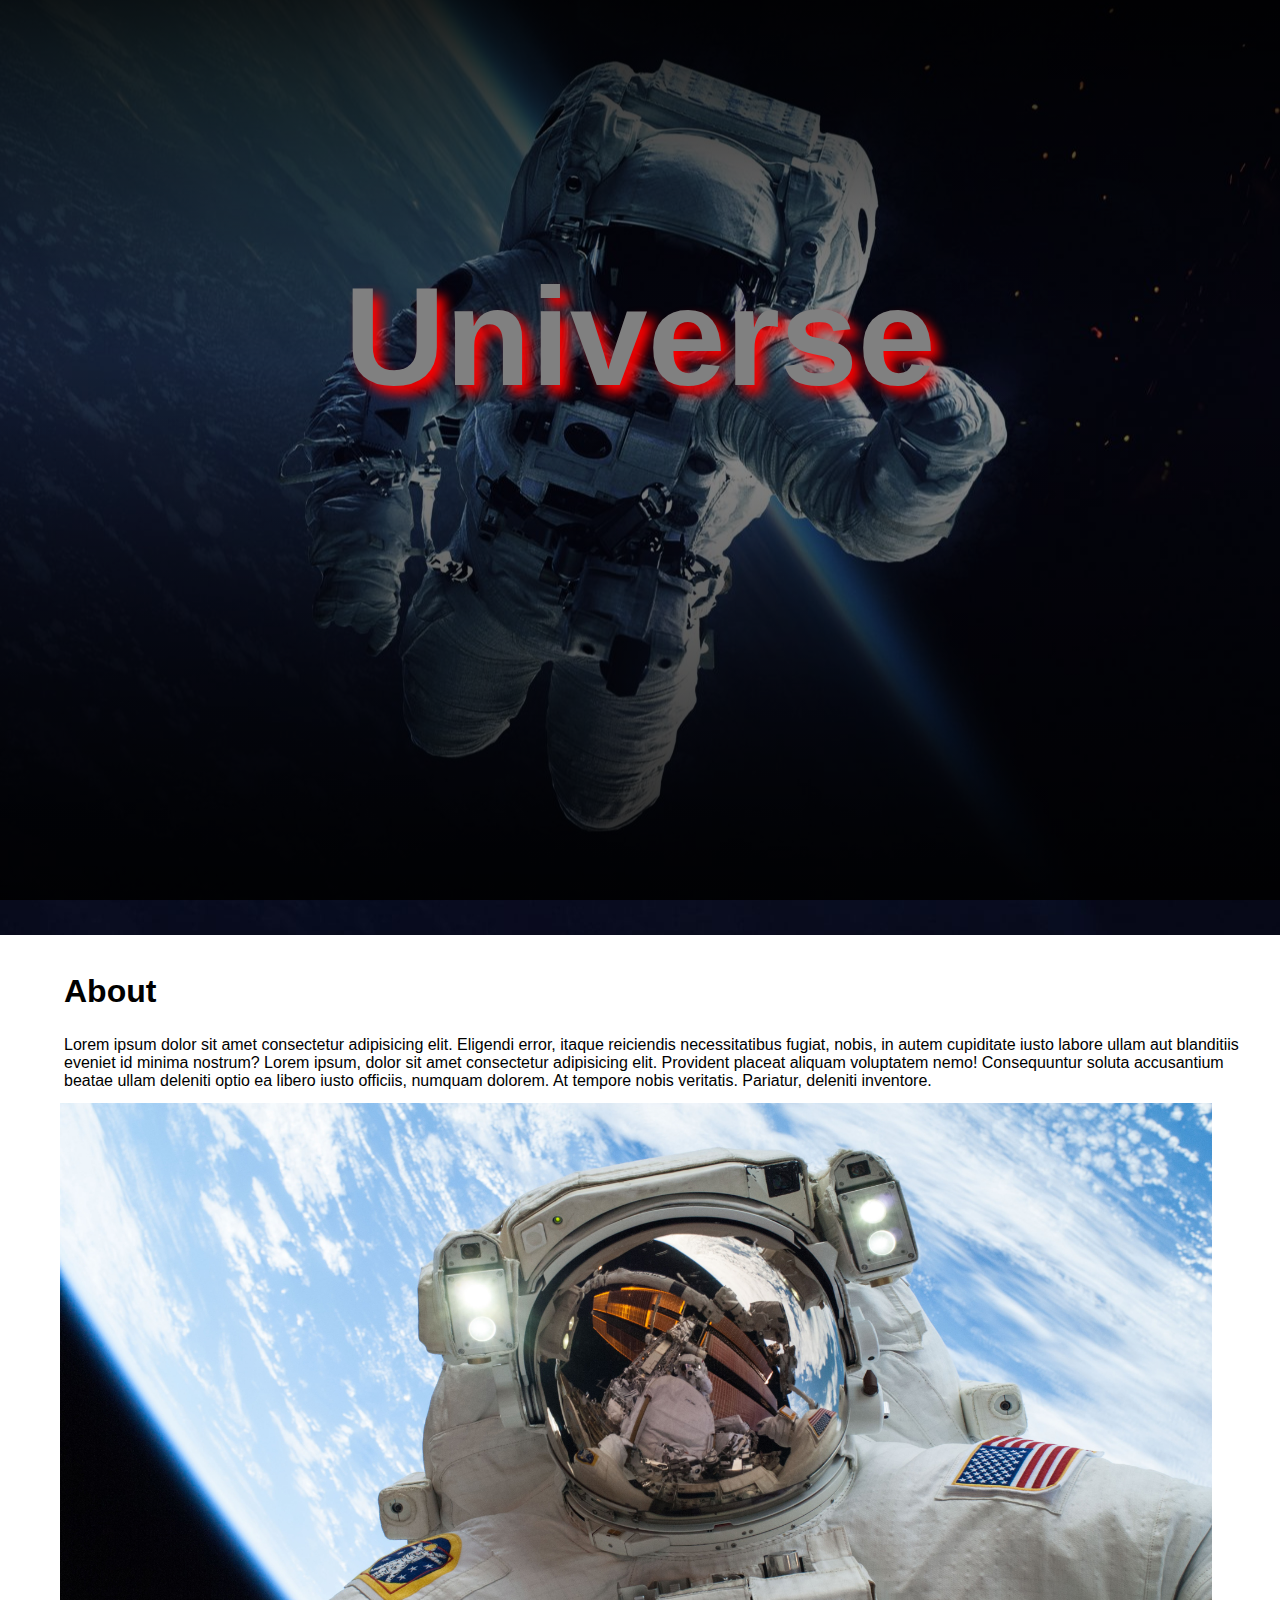
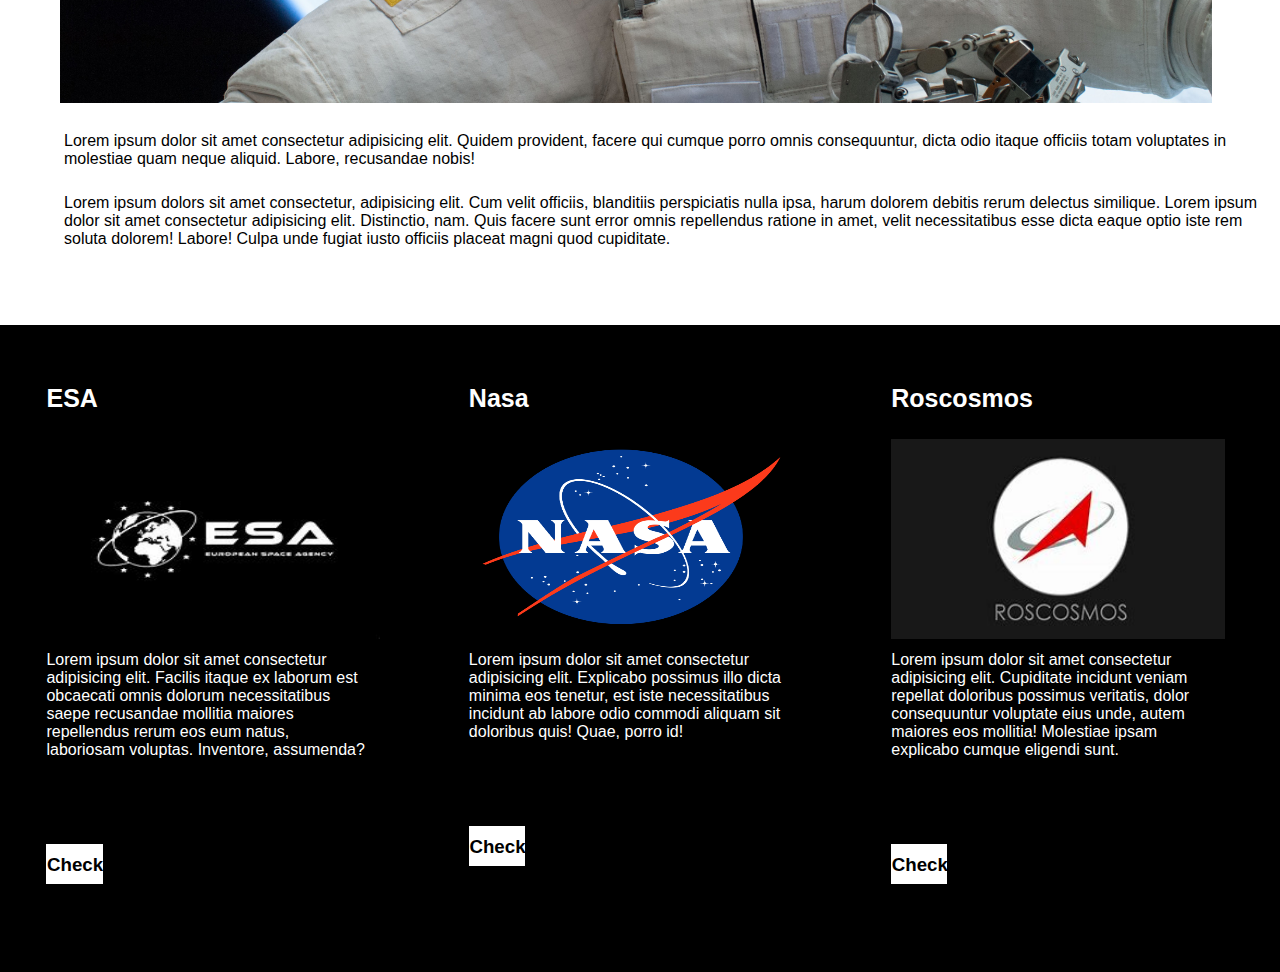
<file: 00. Templante Space/index.html>
<!DOCTYPE html>
<html lang="en">
<head>
    <meta charset="UTF-8">
    <meta http-equiv="X-UA-Compatible" content="IE=edge">
    <meta name="viewport" content="width=device-width, initial-scale=1.0">
    <title>Template</title>
    <link rel="stylesheet" href="style.css">
    <link rel="shortcut icon" href="img/luzes-da-cidade-a-noite-no-planeta-terra-elementos-da-imagem-fornecida-pela-nasa_34200-187.webp">
</head>
<body>

    <header>
        <div>
        <h1>Universe</h1>
    </div>
    </header>
    <main>
        <h1>About</h1>
        <p>Lorem ipsum dolor sit amet consectetur adipisicing elit. Eligendi error, itaque reiciendis necessitatibus fugiat, nobis, in autem cupiditate iusto labore ullam aut blanditiis eveniet id minima nostrum? Lorem ipsum, dolor sit amet consectetur adipisicing elit. Provident placeat aliquam voluptatem nemo! Consequuntur soluta accusantium beatae ullam deleniti optio ea libero iusto officiis, numquam dolorem. At tempore nobis veritatis. Pariatur, deleniti inventore.</p>
        <img src="img/NASA-astronaut-in-the-space_3840x2160.jpg">
        <p>Lorem ipsum dolor sit amet consectetur adipisicing elit. Quidem provident, facere qui cumque porro omnis consequuntur, dicta odio itaque officiis totam voluptates in molestiae quam neque aliquid. Labore, recusandae nobis!</p>
        <p>Lorem ipsum dolors sit amet consectetur, adipisicing elit. Cum velit officiis, blanditiis perspiciatis nulla ipsa, harum dolorem debitis rerum delectus similique. Lorem ipsum dolor sit amet consectetur adipisicing elit. Distinctio, nam. Quis facere sunt error omnis repellendus ratione in amet, velit necessitatibus esse dicta eaque optio iste rem soluta dolorem! Labore! Culpa unde fugiat iusto officiis placeat magni quod cupiditate.</p>
    </main>
    <footer>
        <section>
            <h5>ESA</h5>
            <img src="img/ess.jpg">
            <p>Lorem ipsum dolor sit amet consectetur adipisicing elit. Facilis itaque ex laborum est obcaecati omnis dolorum necessitatibus saepe recusandae mollitia maiores repellendus rerum eos eum natus, laboriosam voluptas. Inventore, assumenda?</p>
            <a href="https://www.esa.int/"><h3>Check</h3></a>
        </section>
        <section>
            <h5>Nasa</h5>
            <img src="img/NASA_logo.svg.png">
            <p>Lorem ipsum dolor sit amet consectetur adipisicing elit. Explicabo possimus illo dicta minima eos tenetur, est iste necessitatibus incidunt ab labore odio commodi aliquam sit doloribus quis! Quae, porro id!</p>
            <a href="https://www.nasa.gov/"><h3>Check</h3></a>
        </section>
        <section>
            <h5>Roscosmos</h5>
            <img src="img/rs.jpg">
            <p>Lorem ipsum dolor sit amet consectetur adipisicing elit. Cupiditate incidunt veniam repellat doloribus possimus veritatis, dolor consequuntur voluptate eius unde, autem maiores eos mollitia! Molestiae ipsam explicabo cumque eligendi sunt.</p>
            <a href="https://www.cnnbrasil.com.br/tudo-sobre/roscosmos/"><h3>Check</h3></a>
        </section>
    </footer>

</body>
</html>
</file>
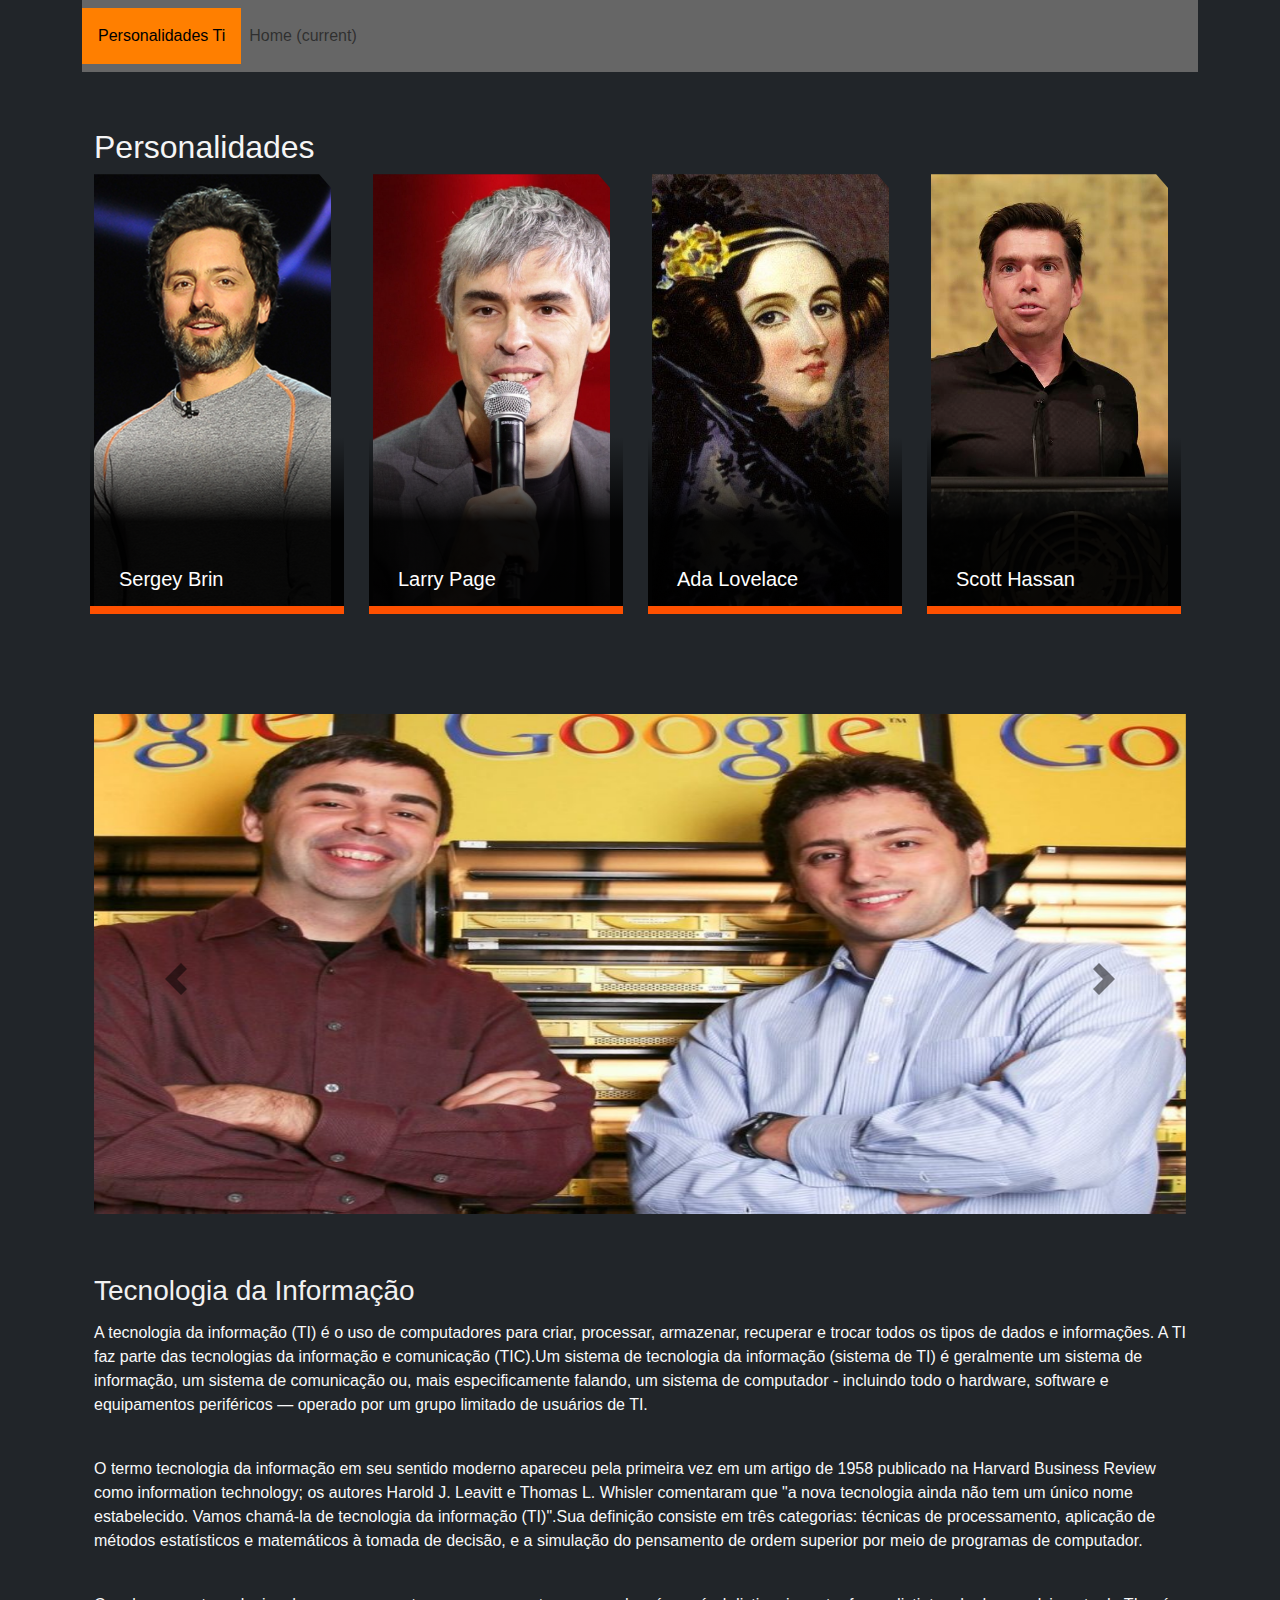
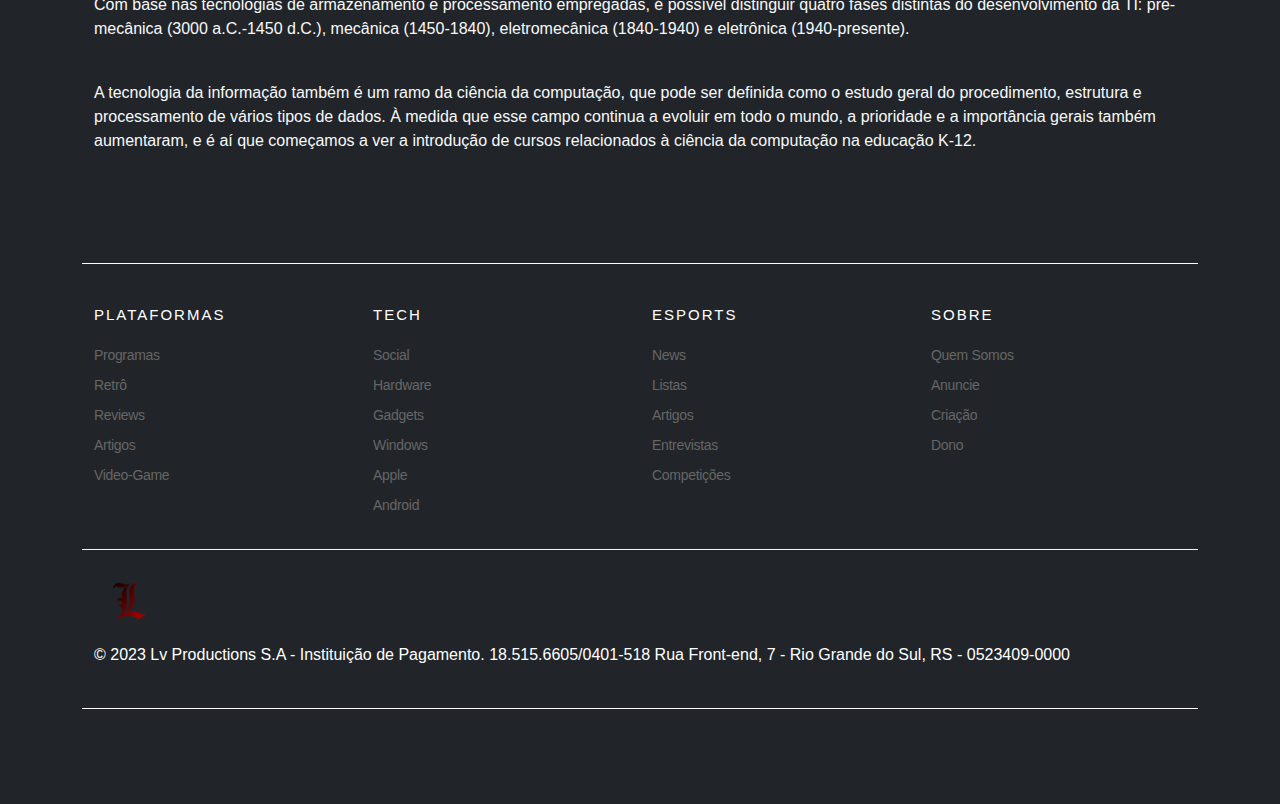
<file: 01. Personalidades/index.html>
<!DOCTYPE html>
<html lang="en">

<head>
  <meta charset="UTF-8">
  <meta http-equiv="X-UA-Compatible" content="IE=edge">
  <meta name="viewport" content="width=device-width, initial-scale=1.0">
  <title>Tecnologia</title>
  <link rel="stylesheet" href="style.css">
  <link rel="stylesheet" href="bootstrap.min.css">
  <link rel="shortcut icon" href="img/symbol-removebg-preview.png">
</head>

<body class="bg-dark">
  <div class="container">
    <nav class="navbar navbar-expand-lg navbar-light" style="background-color: #666;">
      <div class="dropdown">
        <button class="dropbtn">Personalidades Ti</button>
        <div class="dropdown-content">
          <a href="#">Larry Page</a>
          <a href="#">Sergey Brin</a>
          <a href="#">Ada Lovelace</a>
          <a href="#">Scott Hassan</a>
        </div>
      </div>
      <div class="collapse navbar-collapse" id="navbarNavDropdown">
        <ul class="navbar-nav">
          <li class="nav-item active">
            <a class="nav-link" href="#">Home <span class="sr-only">(current)</span></a>
          </li>


        </ul>
      </div>
    </nav>

    <div class="container two">
      <div class="row aumenta">
        <div class="col-12">
          <h2 class="main-title" style="color: whitesmoke;">Personalidades</h2>
        </div>

        <div class="col-md-3 teste">
          <div class="t1">
            <a href="#" class="linkado">
              <img src="img/sergey.jpeg" alt="" class="cardimg">
              <p class="pcard">Sergey Brin</p>
            </a>
          </div>
        </div>

        <div class="col-md-3 teste">
          <div class="t1">
            <a href="#" class="linkado">
              <img src="img/20170320180641-GettyImages-495431362.jpeg" alt="" class="cardimg">
              <p class="pcard">Larry Page</p>
            </a>
          </div>
        </div>

        <div class="col-md-3 teste">
          <div class="t1">
            <a href="#" class="linkado">
              <img src="img/ada_lovelace.jpg" alt="" class="cardimg">
              <p class="pcard">Ada Lovelace</p>
            </a>
          </div>
        </div>

        <div class="col-md-3 teste">
          <div class="t1">
            <a href="#" class="linkado">
              <img src="img/Scott.png" alt="olha o scott" class="cardimg">
              <p class="pcard">Scott Hassan</p>
            </a>
          </div>
        </div>

        <div class="col-lg-12 ">
          <div id="carouselExampleAutoplaying" class="carousel-dark carousel slide" data-bs-ride="carousel">
            <div class="carousel-inner">
              <div class="carousel-item active">
                <img src="img/ggogle.jpeg" class="d-block w-100" alt="...">
              </div>
              <div class="carousel-item">
                <img src="img/ti.webp" class="d-block w-100" alt="...">
              </div>
              <div class="carousel-item">
                <img src="img/poetico.jpg" class=" d-block w-100" alt="...">
              </div>
              <div class="carousel-item">
                <img src="img/REvoltado.webp" class="d-block w-100" alt="...">
              </div>
              <div class="carousel-item">
                <img src="img/narutin.png" class="d-block w-100" alt="...">
              </div>
            </div>
            <button class="carousel-control-prev" type="button" data-bs-target="#carouselExampleAutoplaying"
              data-bs-slide="prev">
              <span class="carousel-control-prev-icon" aria-hidden="true"></span>
              <span class="visually-hidden">Previous</span>
            </button>
            <button class="carousel-control-next" type="button" data-bs-target="#carouselExampleAutoplaying"
              data-bs-slide="next">
              <span class="carousel-control-next-icon" aria-hidden="true"></span>
              <span class="visually-hidden">Next</span>
            </button>
          </div>
        </div>
        <div class="col-lg-12">
          <h3 class="h0">Tecnologia da Informação</h2>
        </div>
        <div class="col-lg-12">
          <p class="text-justify text-light">A tecnologia da informação (TI) é o uso de computadores para criar,
            processar, armazenar, recuperar e trocar todos os tipos de dados e informações. A TI faz parte das
            tecnologias da informação e comunicação (TIC).Um sistema de tecnologia da informação (sistema de TI) é
            geralmente um sistema de informação, um sistema de comunicação ou, mais especificamente falando, um sistema
            de computador - incluindo todo o hardware, software e equipamentos periféricos — operado por um grupo
            limitado de usuários de TI.
          </p>
          <p class="text-justify text-light">
            O termo tecnologia da informação em seu sentido moderno apareceu pela primeira vez em um artigo de 1958
            publicado na Harvard Business Review como information technology; os autores Harold J. Leavitt e Thomas L.
            Whisler comentaram que "a nova tecnologia ainda não tem um único nome estabelecido. Vamos chamá-la de
            tecnologia da informação (TI)".Sua definição consiste em três categorias: técnicas de processamento,
            aplicação de métodos estatísticos e matemáticos à tomada de decisão, e a simulação do pensamento de ordem
            superior por meio de programas de computador.
          </p>
          <p class="text-justify text-light">
            Com base nas tecnologias de armazenamento e processamento empregadas, é possível distinguir quatro fases
            distintas do desenvolvimento da TI: pré-mecânica (3000 a.C.-1450 d.C.), mecânica (1450-1840), eletromecânica
            (1840-1940) e eletrônica (1940-presente).
          </p>
          <p class="text-justify text-light">
            A tecnologia da informação também é um ramo da ciência da computação, que pode ser definida como o estudo
            geral do procedimento, estrutura e processamento de vários tipos de dados. À medida que esse campo continua
            a evoluir em todo o mundo, a prioridade e a importância gerais também aumentaram, e é aí que começamos a ver
            a introdução de cursos relacionados à ciência da computação na educação K-12.
          </p>
        </div>
        <footer style="color: white;border-bottom: none; padding: 70px 0;" class=" bg-dark esp">
          <div class="container ">
            <div class="row esp" style="border-top: 1px solid white;border-bottom: none;">
              <div class="col-md-3 bor">
                <h5 class="ti">PLATAFORMAS</h5>
                <ul style="list-style-type:none;" class="list-group">
                  <li class="list">Programas</li>
                  <li class="list">Retrô</li>
                  <li class="list">Reviews</li>
                  <li class="list">Artigos</li>
                  <li class="list">Video-Game</li>
                </ul>
              </div>
              <div class="col-md-3 bor">
                <h5 class="ti">TECH</h5>
                <ul style="list-style-type:none;" class="list-group">
                  <li class="list">Social</li>
                  <li class="list">Hardware</li>
                  <li class="list">Gadgets</li>
                  <li class="list">Windows</li>
                  <li class="list">Apple</li>
                  <li class="list">Android</li>
                </ul>
              </div>
              <div class="col-md-3 bor">
                <h5 class="ti">ESPORTS</h5>
                <ul style="list-style-type:none;padding-bottom: 58px;" class="list-group">
                  <li class="list">News</li>
                  <li class="list">Listas</li>
                  <li class="list">Artigos</li>
                  <li class="list">Entrevistas</li>
                  <li class="list">Competições</li>
                </ul>
              </div>
              <div class="col-md-3 bor" style="padding-bottom: 5px;">
                <h5 class="ti">SOBRE</h5>
                <ul style="list-style-type:none;" class="list-group">
                  <li class="list">Quem Somos</li>
                  <li class="list">Anuncie</li>
                  <li class="list">Criação</li>
                  <li class="list">Dono</li>
                </ul>
              </div>
              <div class="col-12 esp ">
                <p><img src="./img/symbol-removebg-preview.png" width="70px" alt=""></p>
                <p>© 2023 Lv Productions S.A - Instituição de Pagamento. 18.515.6605/0401-518
                  Rua Front-end, 7 - Rio Grande do Sul, RS - 0523409-0000
                </p>
              </div>
            </div>
          </div>
        </footer>

        <script src="bootstrap.bundle.min.js">
          /*<div class="row">
            <div class="col-lg-9">
                        <ul class="a">
                          <li class="a b">Colaboradores:</li>
                          <li class="a" style="margin-top: 2%;"></li>
                          <li class="a ">Lucas Vizeu</li>
                          <li class="a">Giovana Rossi</li>
                          <li class="a">Julia Borges</li>
                          <li class="a">Henrrique Cruz</li>
                        </ul>
                      </div>
                          <div class="col-lg-3">
                            <img src="777.PNG" alt="" class="loguinha">
                          </div>
                        </div>
                   </div>
              </div> */
        </script>
</body>

</html>
</file>
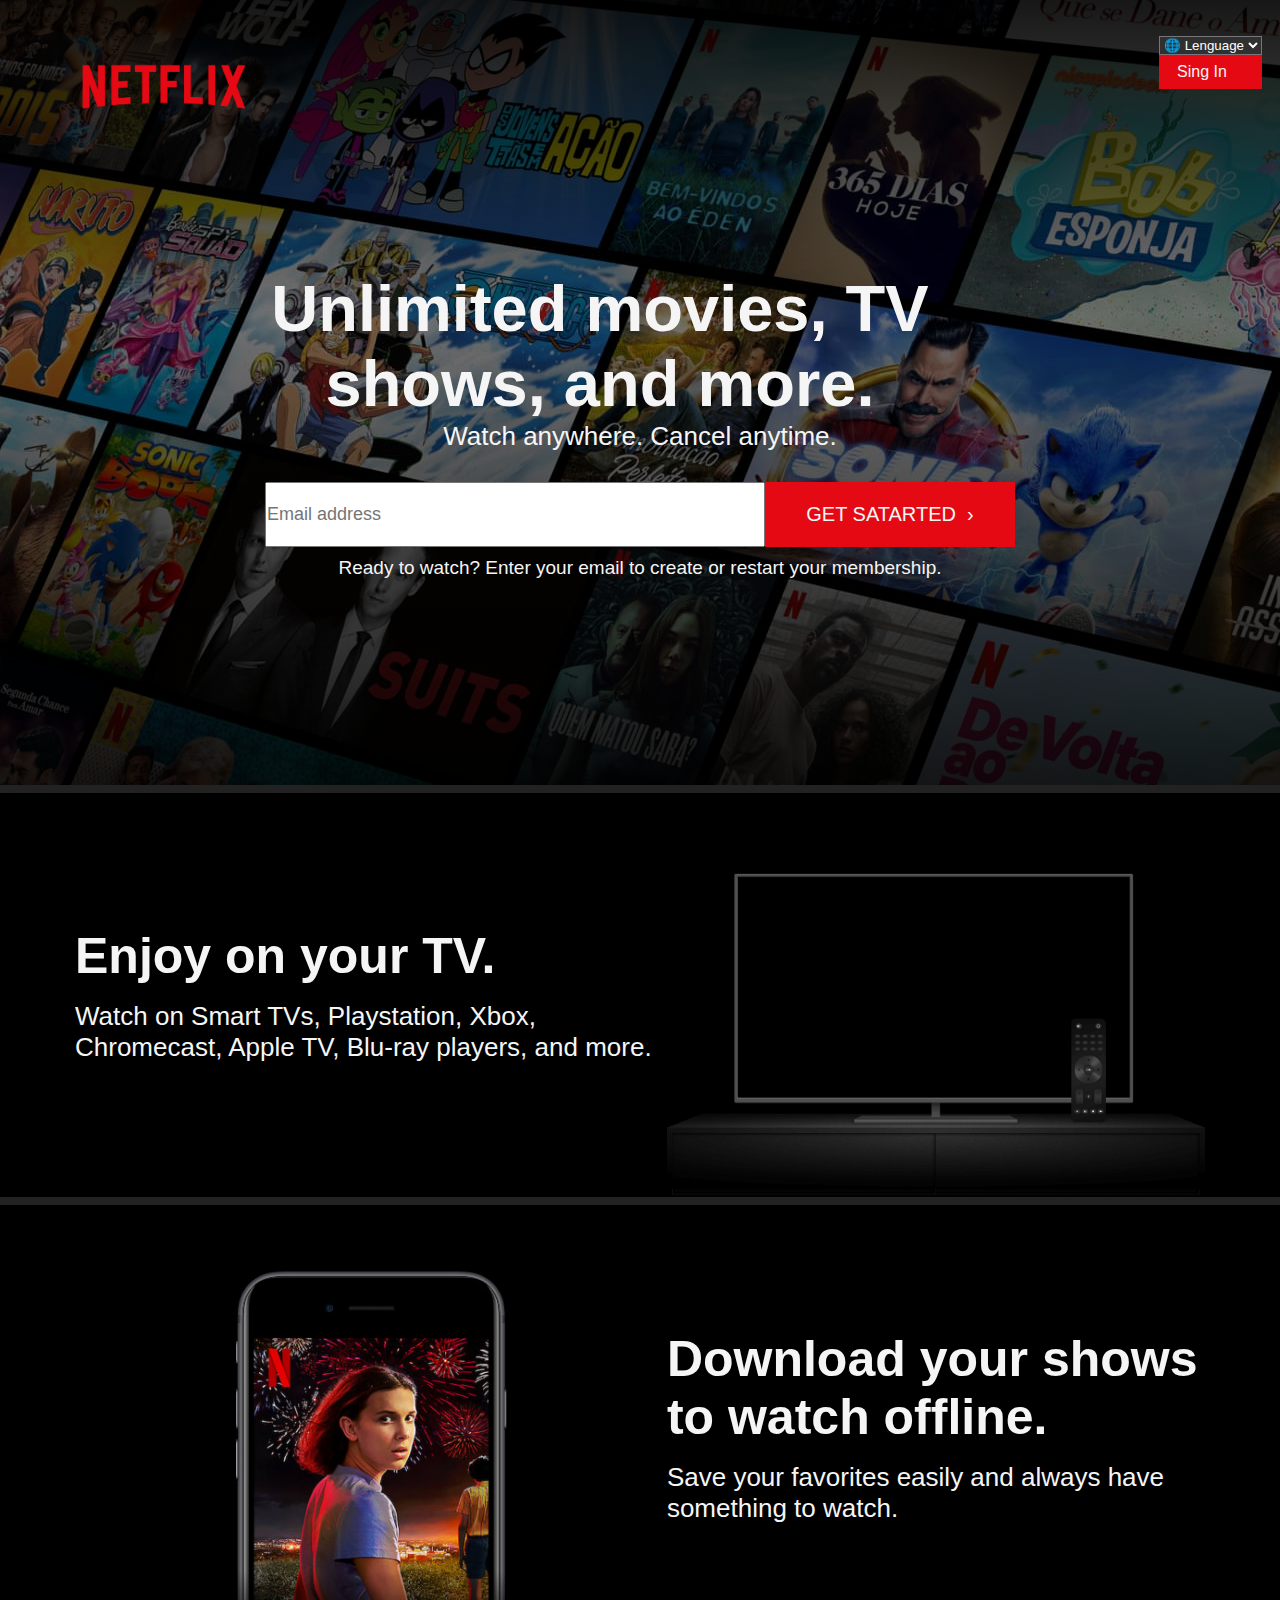
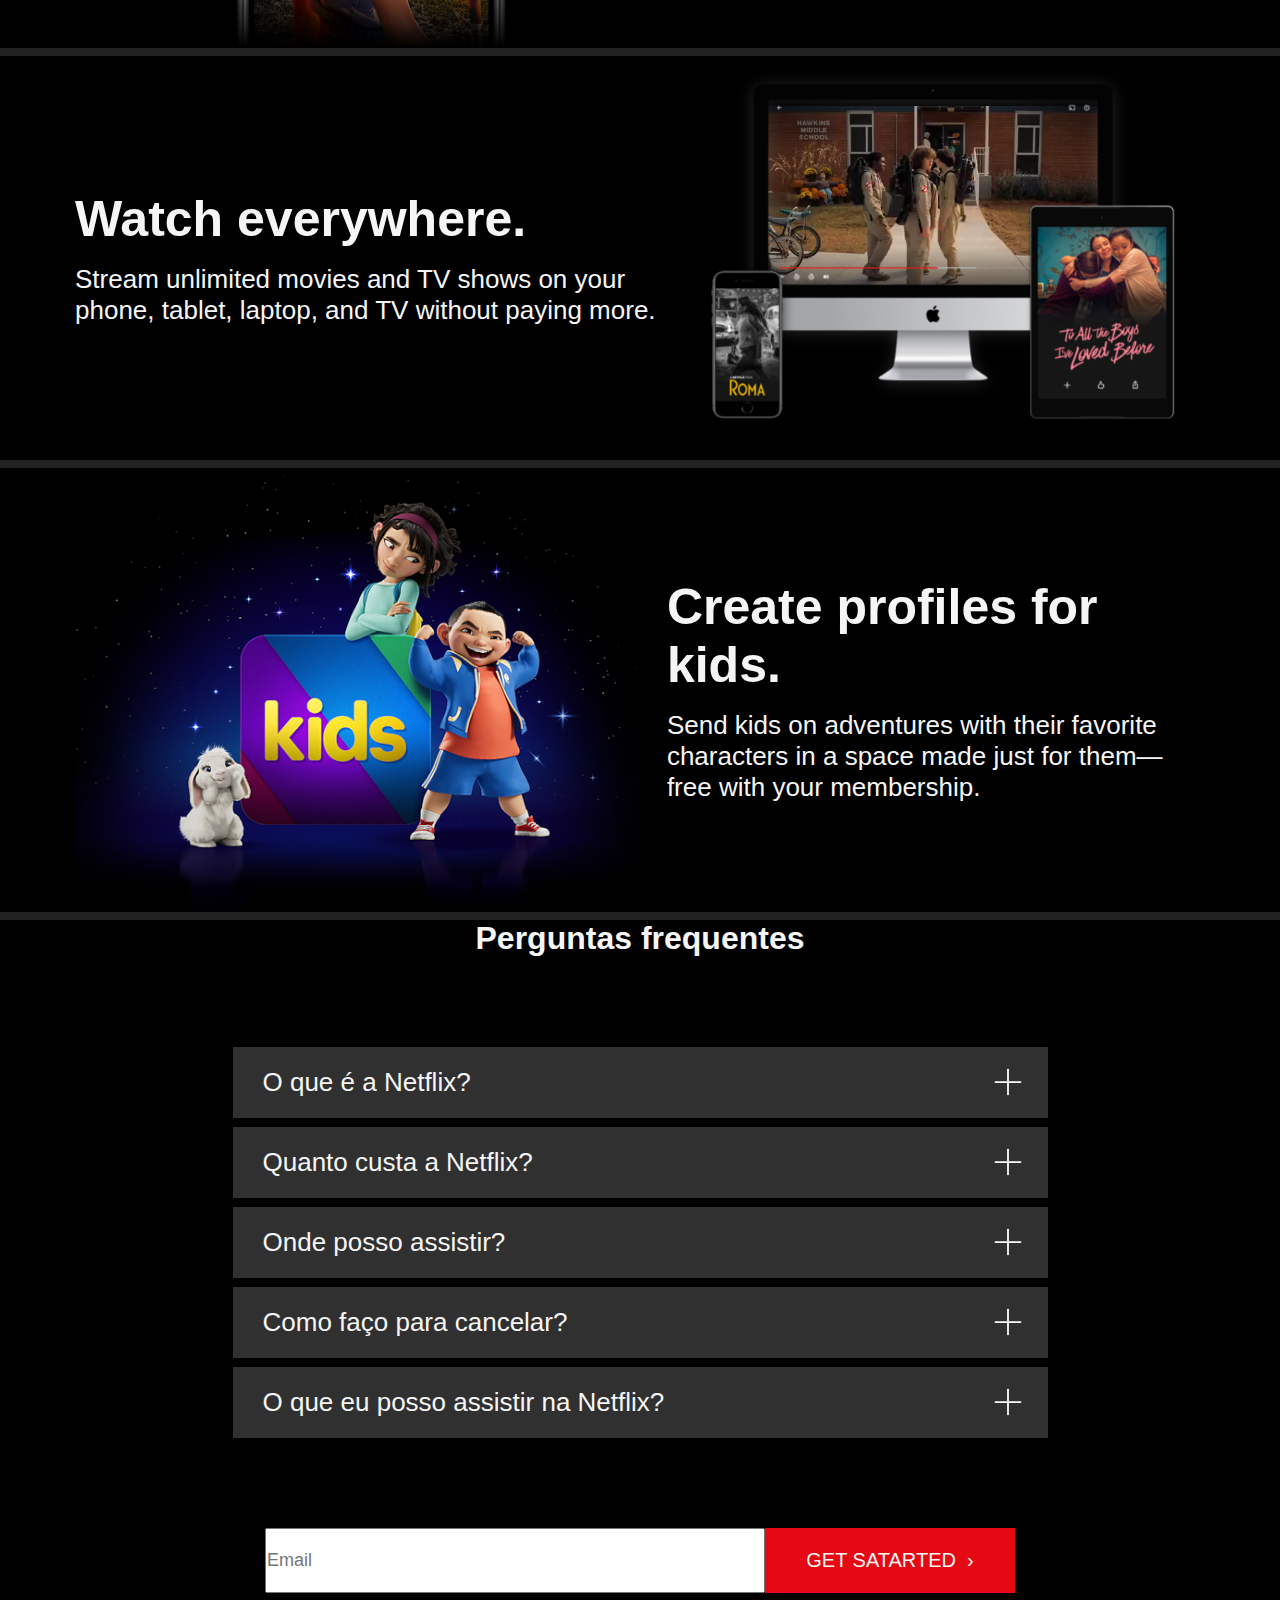
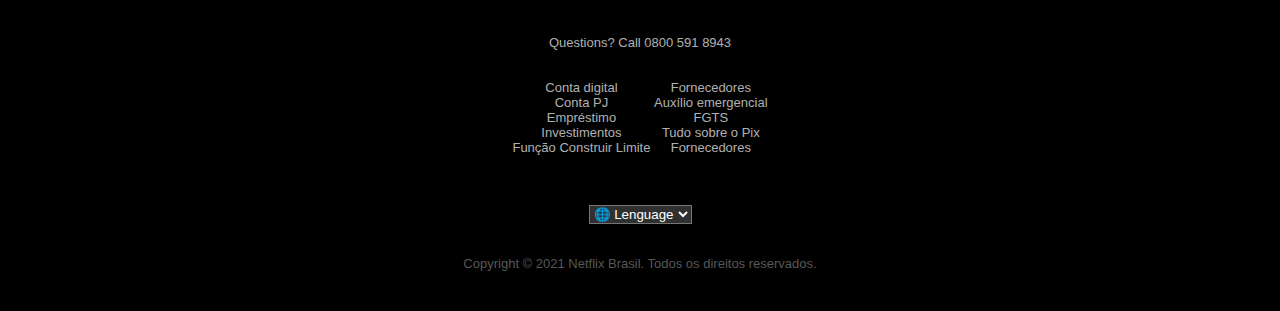
<file: 05 Netflix/index.html>
<!DOCTYPE html>
<html lang="en">
<head>
    <meta charset="UTF-8">
    <meta http-equiv="X-UA-Compatible" content="IE=edge">
    <meta name="viewport" content="width=device-width, initial-scale=1.0">
    <title>Netflix.com</title>
    <link rel="stylesheet" href="style.css">
    <link rel="shortcut icon" href="netflix-icon.webp">
</head>
<body>
    <header class="header">
            <img src="img net/lofgo.png" alt="" draggable="false">
            <form action="" method="post" class="lenguage">
            <select style="background-color: #303030; color: white;" class="" name="selEstado" id="selEstado"> 
                <option selected>&#127760; Lenguage</option>
                <option value="sc">English</option>
                <option value="rs">Portuguese</option>
                <option value="rs">Spanish</option>
                <option value="rs">French</option>
                <option value="rs">Italian</option>
                <option value="rs">German</option>
                <option value="rs">Japonese</option>
                <option value="rs">korean</option>
                <option value="rs">Chinese</option>
                <option value="rs">Arabic</option>
            </optgroup>
            </opt>
            </select> 
            <a href="loginflix/index.html">Sing In</a>
        </form>   
    </header>
    <main class="main">
        <div class="main-kid">
        <h1>Unlimited movies, TV shows, and more.</h1>
        <span>Watch anywhere. Cancel anytime.</span>
        <form class="form-1" action="./nethomeflix/index.html">
            <input class="form-1input" type="text" placeholder="Email address">
            <input  class="form-1button" type="submit" value="GET SATARTED  &#8250;">
        </form>
        <p>Ready to watch? Enter your email to create or restart your membership.</p>
    </div>

        <div class="gradient"></div>
    </main>
    <section class="section">
        <div class="container">
            <div class="grid">
                <div>
                <h1>Enjoy on your TV.</h1>
                <p>Watch on Smart TVs, Playstation, Xbox, Chromecast, Apple TV, Blu-ray players, and more.</p>
            </div>
            <div class="img-tv">
            <img src="./img net/tv.png" alt="">
            <video class="video-tv" autoplay playsinline muted loop>
                <source src="https://assets.nflxext.com/ffe/siteui/acquisition/ourStory/fuji/desktop/video-tv-0819.m4v" type="video/mp4">
            </video>
          </div>
        </div>
        </div>

    </section>
        <section class="download section">
        <div class="container">
            <div class="grid">
                <div>
                <h1>Download your shows to watch offline.</h1>
                <p>Save your favorites easily and always have something to watch.</p>
            </div>
            <div class="img-tv">
            <img src="./img net/Eleven.jpg" alt="">
            
          </div>
        </div>
        </div>

    </section>
           <section class="device-pile section">
        <div class="container">
            <div class="grid">
                <div>
                <h1>Watch everywhere.</h1>
                <p>Stream unlimited movies and TV shows on your phone, tablet, laptop, and TV without paying more.</p>
            </div>
            <div class="img-tv">
            <img src="./img net/tv2.png" alt="">
            <video class="video-tv" autoplay playsinline muted loop>
                <source src="./img net/video-d thinkd.m4v" type="video/mp4">
            </video>
          </div>
        </div>
        </div>

    </section>
        <section class="download22 section">
        <div class="container">
            <div class="grid">
                <div>
                <h1>Create profiles for kids.</h1>
                <p>Send kids on adventures with their favorite characters in a space made just for them—free with your membership.</p>
            </div>
            <div class="img-tv">
            <img src="./img net/kidsValueProp.png" alt="">
          </div>
        </div>
        </div>
        </section>
        <footer class="footer">
            <section class="faq">
              <h1>Perguntas frequentes</h1>
              <dl class="faq-list">
                <dt class="faq-question">O que é a Netflix?</dt>
                <dd class="faq-answer">
                  <div>
                    A Netflix é um serviço de transmissão online que oferece uma ampla variedade de séries, filmes e documentários premiados em milhares de aparelhos conectados à internet.<br>
                    <br>
                    Você pode assistir a quantos filmes e séries quiser, quando e onde quiser, sem comerciais – tudo por um preço mensal bem acessível. Aqui você sempre encontra novidades. A cada semana, adicionamos novas séries e filmes.
                  </div>
                </dd>
                <dt class="faq-question">Quanto custa a Netflix?</dt>
                <dd class="faq-answer">
                  <div>
                    Assista à Netflix no seu celular, tablet, Smart TV, notebook ou aparelho de streaming por uma taxa mensal única. Os planos variam de R$21,90 a R$45,90 por mês. Sem contrato nem taxas extras.
                  </div>
                </dd>
                <dt class="faq-question">Onde posso assistir?</dt>
                <dd class="faq-answer">
                  <div>
                    Assista onde quiser, o quanto quiser e em um número ilimitado de aparelhos. Faça login com sua conta Netflix em netflix.com para começar a assistir no computador ou em qualquer aparelho conectado à Internet compatível com o aplicativo Netflix, como Smart TVs, smartphones, tablets, aparelhos de streaming e videogames.<br>
                    <br>
                    Você também pode baixar a sua série favorita com o aplicativo Netflix para iOS, Android ou Windows 10. Use downloads para levar a Netflix para onde quiser sem precisar de conexão com a Internet. Leve a Netflix com você para qualquer lugar.
                  </div>
                </dd>
                <dt class="faq-question">Como faço para cancelar?</dt>
                <dd class="faq-answer">
                  <div>
                    A Netflix é flexível. Não há contratos nem compromissos. Você pode cancelar a sua conta na internet com apenas dois cliques. Não há taxa de cancelamento – você pode começar ou encerrar a sua assinatura a qualquer momento.
                  </div>
                </dd>
                <dt class="faq-question">O que eu posso assistir na Netflix?</dt>
                <dd class="faq-answer">
                  <div>
                    A Netflix tem um grande catálogo de filmes, documentários, séries, originais Netflix premiados e muito mais. Assista o quanto quiser, quando quiser.
                  </div>
                </dd>
              </dl>
            </section>
            <form class="form-1">
              <input class="form-1input" type="text" placeholder="Email" />
              <input class="form-1button .form-1 button :hover" type="submit" value="GET SATARTED  &#8250;">
            </form>

            <p style="color: rgba(255, 255, 255, 0.7);">Questions? Call 0800 591 8943</p>
            <div class="" style="color: rgba(255, 255, 255, 0.7);list-style-type:none; padding-bottom: 25px;  font-size: small;" class="list-group">
              <ul style="list-style-type:none; padding-bottom: 25px;  font-size: small; display: inline-block; margin-top: 30px;" class="list-group">
                <li class="list">Conta digital</li>
                <li class="list">Conta PJ</li>
                <li class="list">Empréstimo</li>
                <li class="list">Investimentos</li>
                <li class="list">Função Construir Limite</li>
              </ul>
              <ul style="list-style-type:none; display: inline-block;" class="list-group">
                <li>Fornecedores</li>
                <li>Auxílio emergencial</li>
                <li>FGTS</li>
                <li>Tudo sobre o Pix
                </li>
                <li>Fornecedores</li>
              </ul>
            </div>
          
            <select style="background-color: #303030; color: white;" name="selEstado" id="selEstado"> 
              <option selected>&#127760; Lenguage</option>
              <option value="sc">English</option>
              <option value="rs">Portuguese</option>
              <option value="rs">Spanish</option>
              <option value="rs">French</option>
              <option value="rs">Italian</option>
              <option value="rs">German</option>
              <option value="rs">Japonese</option>
              <option value="rs">korean</option>
              <option value="rs">Chinese</option>
              <option value="rs">Arabic</option>
          </optgroup>
          </opt>
          </select>
            <p style="margin-bottom: 40px;">Copyright © 2021 Netflix Brasil. Todos os direitos reservados.</p>

          </footer>
    <script src="script.js"></script>
</body>
</html>
</file>
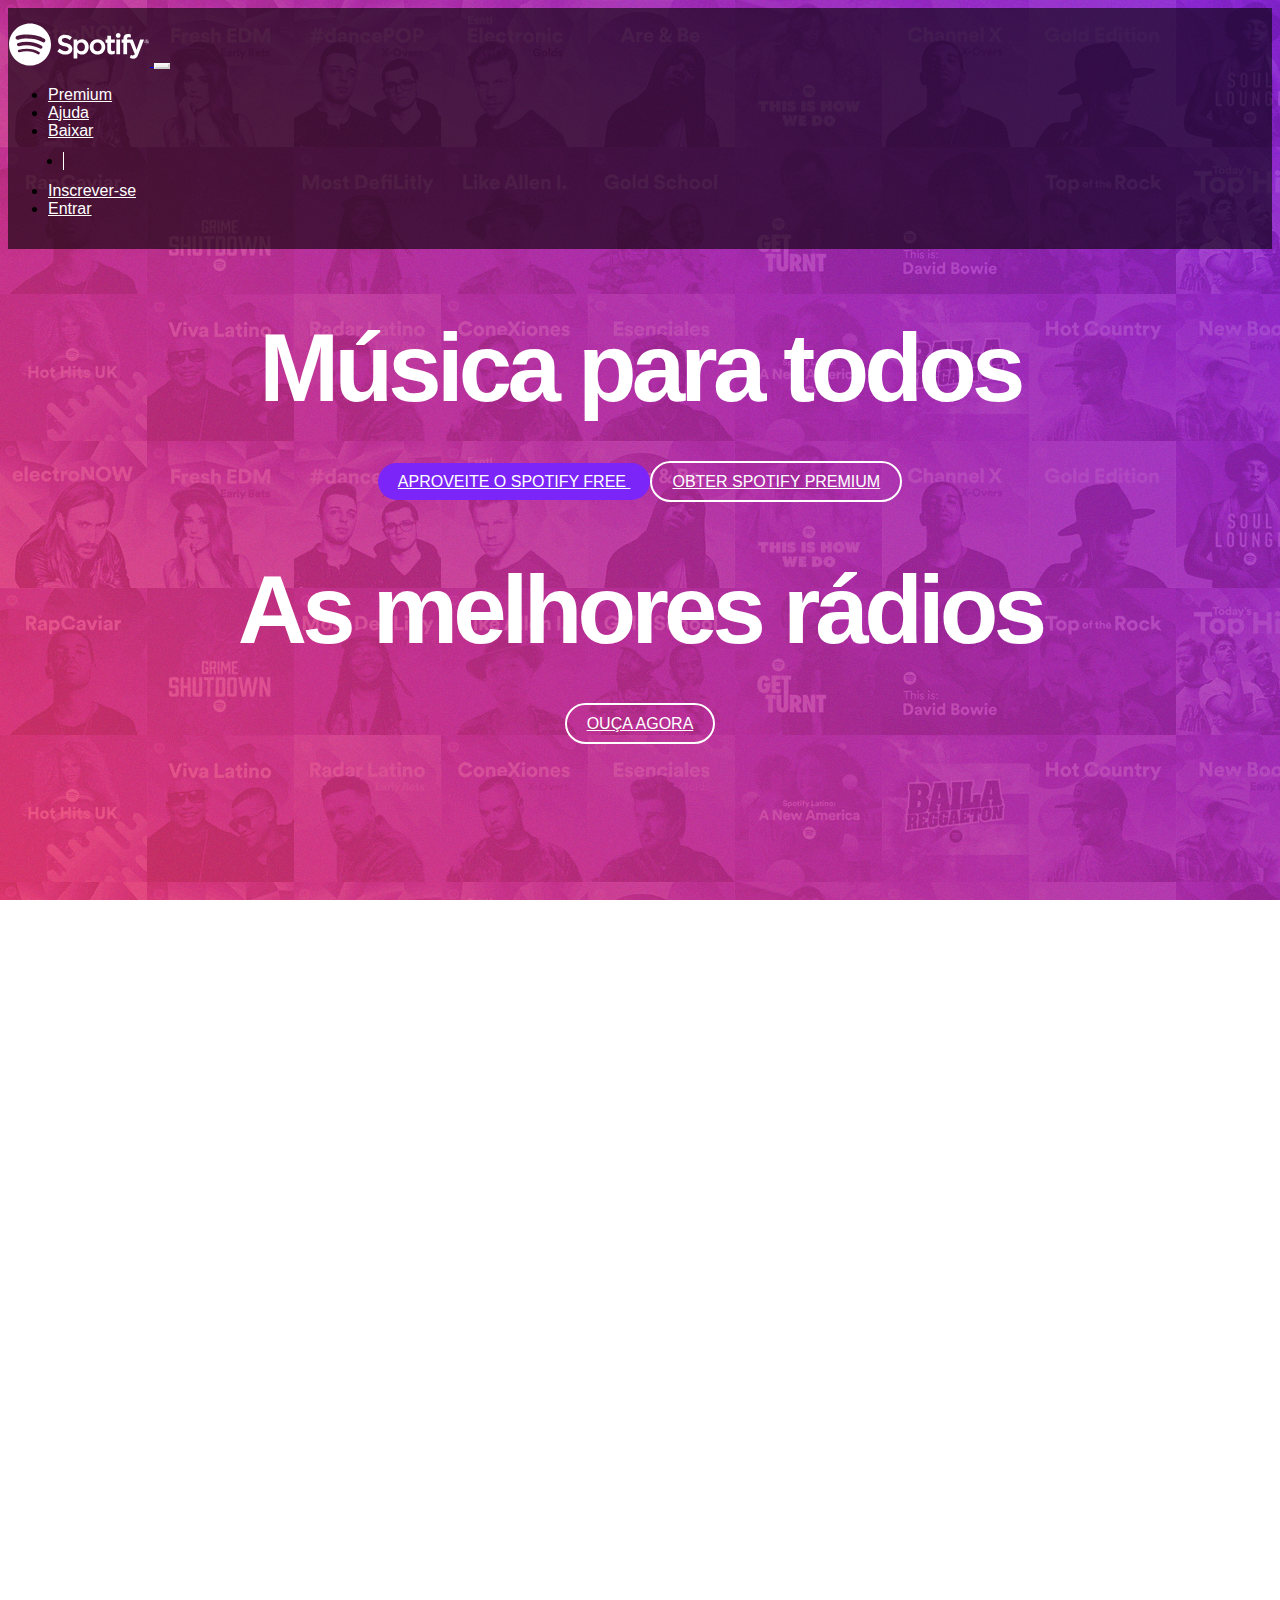
<file: 08. Spotfy/index.html>
<!DOCTYPE html>
<html lang="pt-br">
  <head>
    <!-- Meta tags Obrigatórias -->
    <meta charset="utf-8">
    <meta name="viewport" content="width=device-width, initial-scale=1, shrink-to-fit=no">

    <!-- Bootstrap CSS -->
    <link rel="stylesheet" href="https://stackpath.bootstrapcdn.com/bootstrap/4.1.3/css/bootstrap.min.css" integrity="sha384-MCw98/SFnGE8fJT3GXwEOngsV7Zt27NXFoaoApmYm81iuXoPkFOJwJ8ERdknLPMO" crossorigin="anonymous">

    <!-- Font Awesome -->
    <link rel="stylesheet" href="https://use.fontawesome.com/releases/v5.3.1/css/all.css" integrity="sha384-mzrmE5qonljUremFsqc01SB46JvROS7bZs3IO2EmfFsd15uHvIt+Y8vEf7N7fWAU" crossorigin="anonymous">

    <!-- HTML5Shiv -->
    <!--[if lt IE 9]>
      <script src="https://oss.maxcdn.com/html5shiv/3.7.2/html5shiv.min.js"></script>
    <![endif]-->

    <!-- Estilo customizado -->
    <link rel="stylesheet" type="text/css" href="css/estilo.css">

    <title>Música para todos - Spotify</title>
    <link rel="icon" href="imagens/favicon.png">
  </head>
  <body>
    
    <header><!-- inicio Cabecalho -->
      <nav class="navbar navbar-expand-md navbar-light fixed-top navbar-transparente">
        <div class="container">
          
          <a href="index.html" class="navbar-brand">
            <img src="imagens/spotify.svg" width="142">
          </a>

          <button class="navbar-toggler" data-toggle="collapse" data-target="#nav-principal">
            <i class="fas fa-bars text-white"></i>
          </button>

          <div class="collapse navbar-collapse" id="nav-principal">
            <ul class="navbar-nav ml-auto">
              <li class="nav-item">
                <a href="" class="nav-link">Premium</a>
              </li>
              <li class="nav-item">
                <a href="" class="nav-link">Ajuda</a>
              </li>
              <li class="nav-item">
                <a href="" class="nav-link">Baixar</a>
              </li>

              <li class="nav-item divisor"></li>

              <li class="nav-item">
                <a href="" class="nav-link">Inscrever-se</a>
              </li>
              <li class="nav-item">
                <a href="" class="nav-link">Entrar</a>
              </li>
            </ul>
          </div>

        </div>
      </nav>
    </header><!--/fim Cabecalho -->

    <section id="home" class="d-flex"><!--home -->
      <div class="container align-self-center"><!--container -->
        <div class="row"><!--row -->
          <div class="col-md-12 capa">
            
            <div id="carousel-spotify" class="carousel slide" data-ride="carousel">
              <div class="carousel-inner"><!--Inner -->
                
                <div class="carousel-item active">
                  <h1>Música para todos</h1>
                  <a href="" class="btn btn-lg btn-custom btn-roxo">
                    Aproveite o Spotify Free
                  </a>

                  <a href="" class="btn btn-lg btn-custom btn-branco">
                    Obter Spotify Premium
                  </a>
                </div>

                <div class="carousel-item">
                  <h1>As melhores rádios</h1>
                  <a href="" class="btn btn-lg btn-custom btn-branco">
                    <i class="fas fa-music"></i> Ouça agora
                  </a>
                </div>

              </div><!--/Inner -->

              <!-- Controles -->
              <a href="#carousel-spotify" class="carousel-control-prev" data-slide="prev">
                <i class="fas fa-angle-left fa-3x"></i>
              </a>

              <a href="#carousel-spotify" class="carousel-control-next" data-slide="next">
                <i class="fas fa-angle-right fa-3x"></i>
              </a>

            </div>

          </div>
        </div><!--/row -->
      </div><!--/container -->
    </section><!--/home -->

    <section id="servicos" class="caixa">
      <div class="container">
        <div class="row">
          <div class="col-md-6">
            <div class="row albuns">
              <div class="col-md-6">
                <img src="imagens/img1.jpg" class="img-fluid">
              </div>
              <div class="col-md-6">
                <img src="imagens/img2.jpg" class="img-fluid">
              </div>
            </div>
            <div class="row albuns">
              <div class="col-md-6">
                <img src="imagens/img3.jpg" class="img-fluid">
              </div>
              <div class="col-md-6">
                <img src="imagens/img4.jpg" class="img-fluid">
              </div>
            </div>
          </div>
          <div class="col-md-6">
            
            <h2>O que o Spotify tem?</h2>

            <h3>Músicas</h3>
            <p>O Spotify tem milhões de músicas. Escute seus sons favoritos, descubra novas músicas e reúna seus favoritos em um só lugar.</p>

            <h3>Playlists</h3>
            <p>No Spotify você encontra uma playlist para cada momento. Todas feitas por fanáticos e especialistas da música.</p>

            <h3>Novos lançamentos</h3>
            <p>Escute os novos lançamentos de singles e álbuns da semana e veja o que está bombando no Top 50.</p>

          </div>
        </div>
      </div>
    </section>


    <section id="recursos" class="caixa">
      <div class="container">
        <div class="row">
          <div class="col-md-4">

            <h2>Fácil</h2>
            <h3>Buscar</h3>
            <p>Já sabe o que quer escutar? É só procurar e apertar o play.
            </p>

            <h3>Navegar</h3>
            <p>Veja os novos lançamentos, o que está bombando nas paradas e as melhores playlists para o seu momento.
            </p>

            <h3>Descobrir</h3>
            <p>Curta músicas novas toda segunda-feira com uma playlist personalizada pra você. Ou relaxe e curta uma das rádios.
            </p>

          </div>
          <div class="col-md-8">
            <div class="row rotacionar">
              <div class="col-md-6">
                <img src="imagens/iphone1.png" class="img-fluid">
              </div>
              <div class="col-md-6">
                <img src="imagens/iphone2.png" class="img-fluid">
              </div>
            </div>
          </div>
        </div>
      </div>
    </section>

    <footer>
      <div class="container">
        <div class="row">
          <div class="col-md-2">
            <img src="imagens/spotify.svg" width="142">
          </div>
          <div class="col-md-2">
            <h4>company</h4>
            <ul class="navbar-nav">
              <li><a href="">Sobre</a></li>
              <li><a href="">Empregos</a></li>
              <li><a href="">Imprensa</a></li>
              <li><a href="">Novidades</a></li>
            </ul>
          </div>
          <div class="col-md-2">
            <h4>comunidades</h4>
            <ul class="navbar-nav">
              <li><a href="">Artistas</a></li>
              <li><a href="">Desenvolvedores</a></li>
              <li><a href="">Marcas</a></li>
            </ul>
          </div>
          <div class="col-md-2">
            <h4>links uteis</h4>
            <ul class="navbar-nav">
              <li><a href="">Ajuda</a></li>
              <li><a href="">Presentes</a></li>
              <li><a href="">Player da web</a></li>
            </ul>
          </div>
          <div class="col-md-4">
            <ul>
              <li>
                <a href=""><img src="imagens/facebook.png"></a>
              </li>
              <li>
                <a href=""><img src="imagens/twitter.png"></a>
              </li>
              <li>
                <a href=""><img src="imagens/instagram.png"></a>
              </li>
            </ul>
          </div>
        </div>
      </div>
    </footer>

    <!-- JavaScript (Opcional) -->
    <!-- jQuery primeiro, depois Popper.js, depois Bootstrap JS -->
    <script src="https://code.jquery.com/jquery-3.3.1.slim.min.js" integrity="sha384-q8i/X+965DzO0rT7abK41JStQIAqVgRVzpbzo5smXKp4YfRvH+8abtTE1Pi6jizo" crossorigin="anonymous"></script>
    <script src="https://cdnjs.cloudflare.com/ajax/libs/popper.js/1.14.3/umd/popper.min.js" integrity="sha384-ZMP7rVo3mIykV+2+9J3UJ46jBk0WLaUAdn689aCwoqbBJiSnjAK/l8WvCWPIPm49" crossorigin="anonymous"></script>
    <script src="https://stackpath.bootstrapcdn.com/bootstrap/4.1.3/js/bootstrap.min.js" integrity="sha384-ChfqqxuZUCnJSK3+MXmPNIyE6ZbWh2IMqE241rYiqJxyMiZ6OW/JmZQ5stwEULTy" crossorigin="anonymous"></script>
  </body>
</html>
</file>
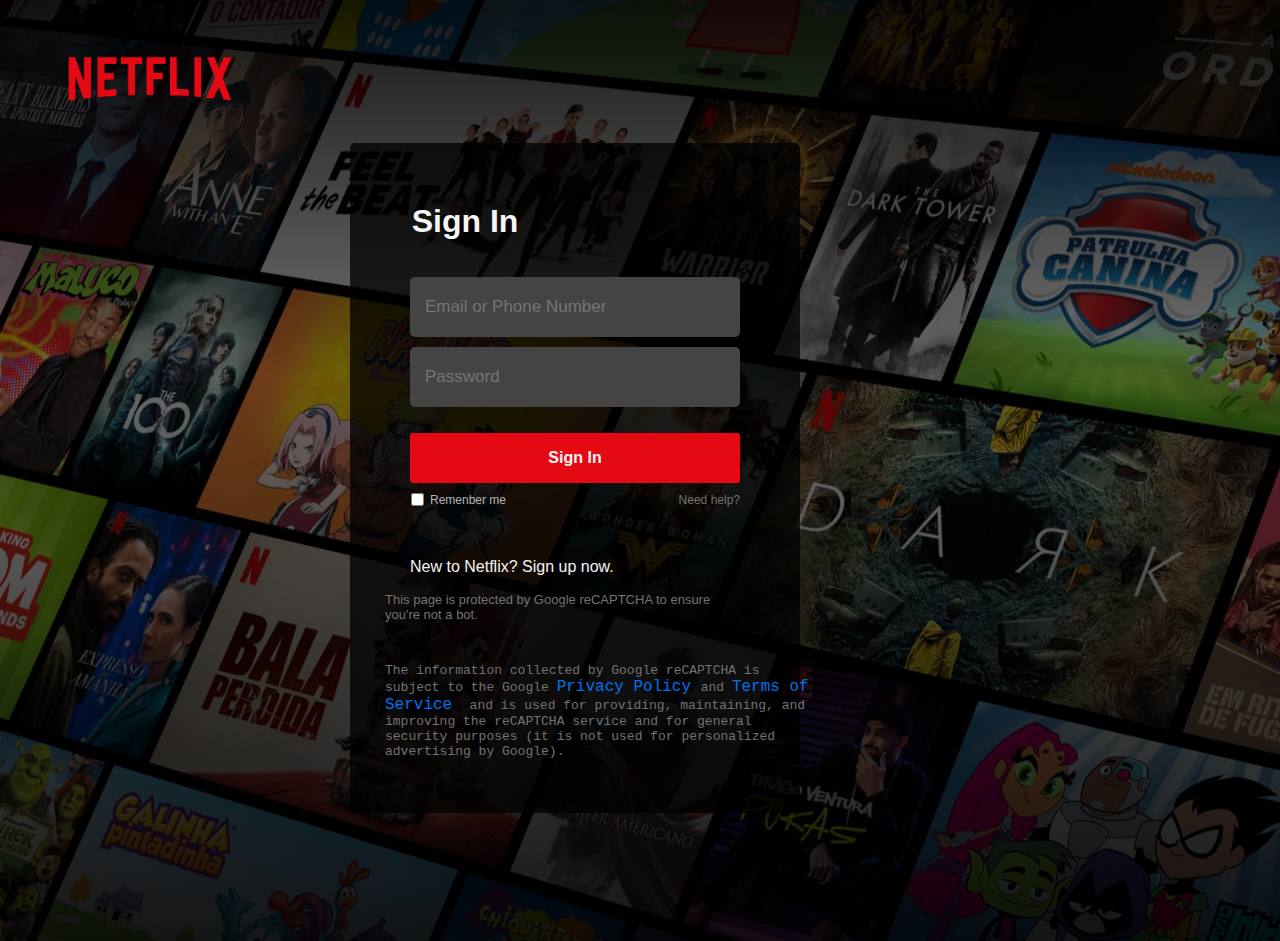
<file: 05 Netflix/loginflix/index.html>
<!DOCTYPE html>
<html lang="en">
<head>
    <meta charset="UTF-8">
    <meta http-equiv="X-UA-Compatible" content="IE=edge">
    <meta name="viewport" content="width=device-width, initial-scale=1.0">
    <title>Netflix</title>
    <link rel="stylesheet" href="style2.css">
    <link rel="shortcut icon" href="../netflix-icon.webp">
</head>
<body>
    <header class="header">
      <div class="logo">
            <a href="../index.html">
                <img src="../img net/lofgo.png" alt="" draggable="false">
            </a>
        </div>
</header>
<main class="main">
    <div class="login-body">
        <div class="login-box">
            <h2>Sign In</h2>
            <form>
                <div>
                    <input type="text"placeholder="Email or Phone Number">
                    <input type="text"placeholder="Password">
                <div class="dev1"> <button class="button"><a href="../nethomeflix/index.html">Sign In</a></button></div> 
            </form>
            <div class="suport">
                <div class="remember">
                    <span><input type="checkbox" style="margin: 0; padding: 0; height:13px;"></span>
                    <span>Remenber me</span>
                </div>
                <div class="help">
                    <a href="#">Need help?</a>

                </div>
            </div>
        </div>
        <div class="login-footer">
            <div class="sing-up">
                <p>New to Netflix?  <a href="#"> Sign up now.</a> </p>
                <div class="terms">
                    <p>
This page is protected by Google reCAPTCHA to
ensure you're not a bot. </p>
                    <br>
                    <pre>
The information collected by Google reCAPTCHA is
subject to the Google <a href="#">Privacy Policy </a>and <a href="#">Terms of
Service </a> and is used for providing, maintaining, and
improving the reCAPTCHA service and for general
security purposes (it is not used for personalized
advertising by Google).</pre>
                </div>
            </div>
        </div>
    </div>
</main>
<div class="gradient"></div>
</body>
</html>
</file>
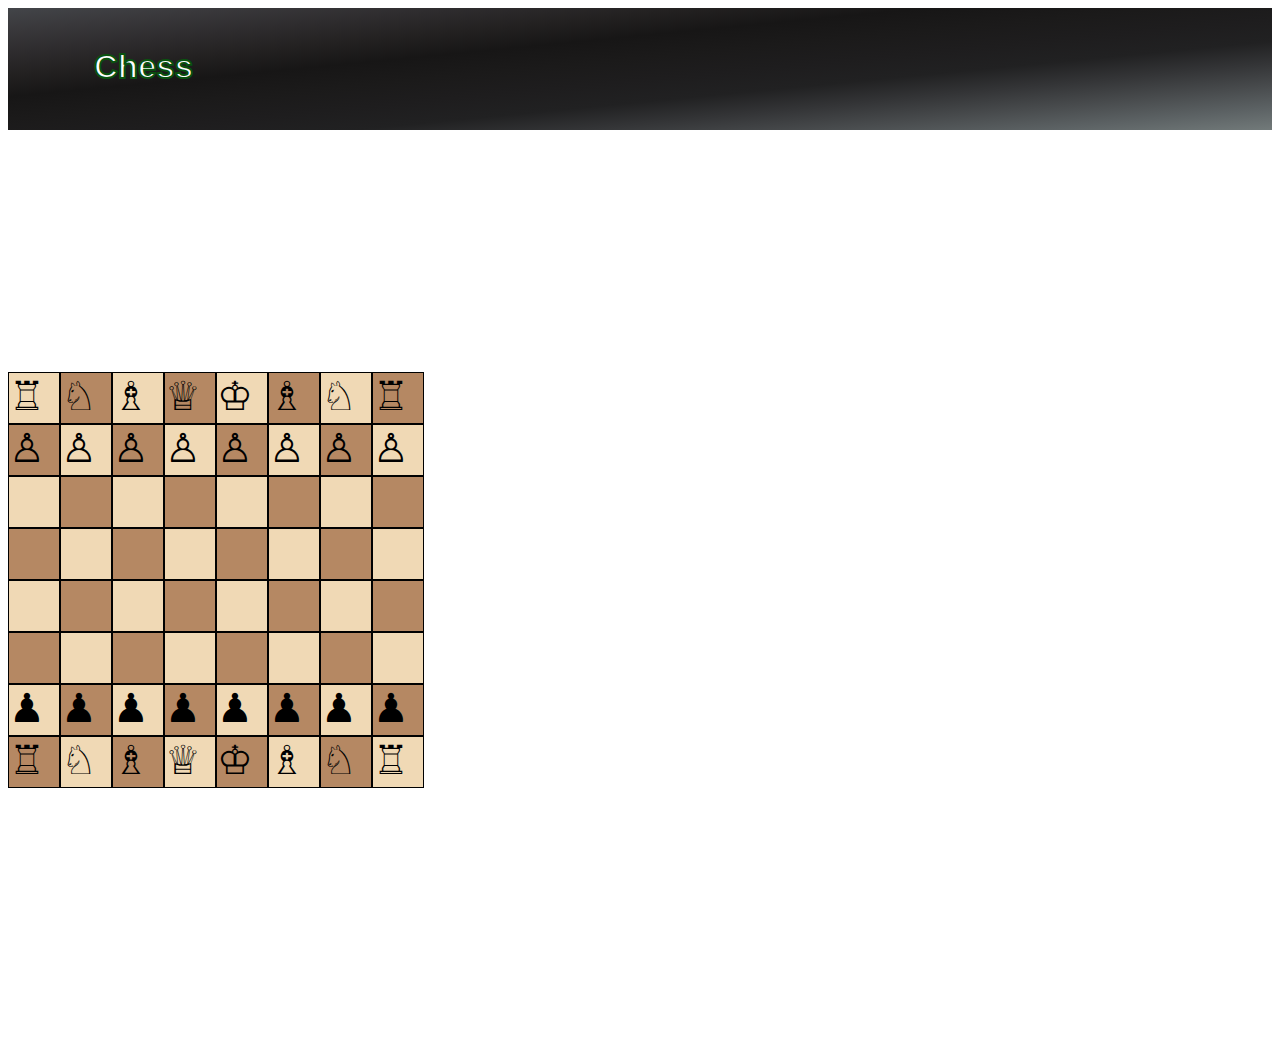
<file: 10. Xadrez/V1/index.html>
<!DOCTYPE html>
<html lang="en">

<head>
    <meta charset="UTF-8">
    <meta http-equiv="X-UA-Compatible" content="IE=edge">
    <meta name="viewport" content="width=device-width, initial-scale=1.0">
    <title>Xadrez</title>
    <link rel="stylesheet" href="style.css">
</head>

<body>
    <header>
        <h1 class="titulo">Chess</h1>
    </header>
    <div class="container">
        <div class="row">
            <div class="col-8 offset-2">
                <div class="row">
                    <div class="col square white" onclick="handlePieceClick(this)">
                        <span class="piece" data-piece="♜">&#9814;</span>
                    </div>
                    <div class="col square black" onclick="handlePieceClick(this)">
                        <span class="piece" data-piece="♞">&#9816;</span>
                    </div>
                    <div class="col square white" onclick="handlePieceClick(this)">
                        <span class="piece" data-piece="♝">&#9815;</span>
                    </div>
                    <div class="col square black" onclick="handlePieceClick(this)">
                        <span class="piece" data-piece="♛">&#9813;</span>
                    </div>
                    <div class="col square white" onclick="handlePieceClick(this)">
                        <span class="piece" data-piece="♚">&#9812;</span>
                    </div>
                    <div class="col square black" onclick="handlePieceClick(this)">
                        <span class="piece" data-piece="♝">&#9815;</span>
                    </div>
                    <div class="col square white" onclick="handlePieceClick(this)">
                        <span class="piece" data-piece="♞">&#9816;</span>
                    </div>
                    <div class="col square black" onclick="handlePieceClick(this)">
                        <span class="piece" data-piece="♜">&#9814;</span>
                    </div>
                </div>
                <div class="row">
                    <div class="col square black" onclick="handlePieceClick(this)">
                        <span class="piece" data-piece="♟">&#9817;</span>
                    </div>
                    <div class="col square white" onclick="handlePieceClick(this)">
                        <span class="piece" data-piece="♟">&#9817;</span>
                    </div>
                    <div class="col square black" onclick="handlePieceClick(this)">
                        <span class="piece" data-piece="♟">&#9817;</span>
                    </div>
                    <div class="col square white" onclick="handlePieceClick(this)">
                        <span class="piece" data-piece="♟">&#9817;</span>
                    </div>
                    <div class="col square black" onclick="handlePieceClick(this)">
                        <span class="piece" data-piece="♟">&#9817;</span>
                    </div>
                    <div class="col square white" onclick="handlePieceClick(this)">
                        <span class="piece" data-piece="♟">&#9817;</span>
                    </div>
                    <div class="col square black" onclick="handlePieceClick(this)">
                        <span class="piece" data-piece="♟">&#9817;</span>
                    </div>
                    <div class="col square white" onclick="handlePieceClick(this)">
                        <span class="piece" data-piece="♟">&#9817;</span>
                    </div>
                </div>
                <div class="row">
                    <div class="col square white" onclick="handlePieceClick(this)"></div>
                    <div class="col square black" onclick="handlePieceClick(this)"></div>
                    <div class="col square white" onclick="handlePieceClick(this)"></div>
                    <div class="col square black" onclick="handlePieceClick(this)"></div>
                    <div class="col square white" onclick="handlePieceClick(this)"></div>
                    <div class="col square black" onclick="handlePieceClick(this)"></div>
                    <div class="col square white" onclick="handlePieceClick(this)"></div>
                    <div class="col square black" onclick="handlePieceClick(this)"></div>
                </div>
                <div class="row">
                    <div class="col square black" onclick="handlePieceClick(this)"></div>
                    <div class="col square white" onclick="handlePieceClick(this)"></div>
                    <div class="col square black" onclick="handlePieceClick(this)"></div>
                    <div class="col square white" onclick="handlePieceClick(this)"></div>
                    <div class="col square black" onclick="handlePieceClick(this)"></div>
                    <div class="col square white" onclick="handlePieceClick(this)"></div>
                    <div class="col square black" onclick="handlePieceClick(this)"></div>
                    <div class="col square white" onclick="handlePieceClick(this)"></div>
                </div>
                <div class="row">
                    <div class="col square white" onclick="handlePieceClick(this)"></div>
                    <div class="col square black" onclick="handlePieceClick(this)"></div>
                    <div class="col square white" onclick="handlePieceClick(this)"></div>
                    <div class="col square black" onclick="handlePieceClick(this)"></div>
                    <div class="col square white" onclick="handlePieceClick(this)"></div>
                    <div class="col square black" onclick="handlePieceClick(this)"></div>
                    <div class="col square white" onclick="handlePieceClick(this)"></div>
                    <div class="col square black" onclick="handlePieceClick(this)"></div>
                </div>
                <div class="row">
                    <div class="col square black" onclick="handlePieceClick(this)"></div>
                    <div class="col square white" onclick="handlePieceClick(this)"></div>
                    <div class="col square black" onclick="handlePieceClick(this)"></div>
                    <div class="col square white" onclick="handlePieceClick(this)"></div>
                    <div class="col square black" onclick="handlePieceClick(this)"></div>
                    <div class="col square white" onclick="handlePieceClick(this)"></div>
                    <div class="col square black" onclick="handlePieceClick(this)"></div>
                    <div class="col square white" onclick="handlePieceClick(this)"></div>
                </div>
                
               
                    <div class="row">
                        <div class="col square white" onclick="handlePieceClick(this)">
                            <span class="piece" data-piece="♙">&#9823;</span>
                        </div>
                        <div class="col square black" onclick="handlePieceClick(this)">
                            <span class="piece" data-piece="♙">&#9823;</span>
                        </div>
                        <div class="col square white" onclick="handlePieceClick(this)">
                            <span class="piece" data-piece="♙">&#9823;</span>
                        </div>
                        <div class="col square black" onclick="handlePieceClick(this)">
                            <span class="piece" data-piece="♙">&#9823;</span>
                        </div>
                        <div class="col square white" onclick="handlePieceClick(this)">
                            <span class="piece" data-piece="♙">&#9823;</span>
                        </div>
                        <div class="col square black" onclick="handlePieceClick(this)">
                            <span class="piece" data-piece="♙">&#9823;</span>
                        </div>
                        <div class="col square white" onclick="handlePieceClick(this)">
                            <span class="piece" data-piece="♙">&#9823;</span>
                        </div>
                        <div class="col square black" onclick="handlePieceClick(this)">
                            <span class="piece" data-piece="♙">&#9823;</span>
                        </div>
                    </div>
                <div class="row">
                    <div class="col square black" onclick="handlePieceClick(this)">
                        <span class="piece" data-piece="♖">&#9814;</span>
                    </div>
                    <div class="col square white" onclick="handlePieceClick(this)">
                        <span class="piece" data-piece="♘">&#9816;</span>
                    </div>
                    <div class="col square black" onclick="handlePieceClick(this)">
                        <span class="piece" data-piece="♗">&#9815;</span>
                    </div>
                    <div class="col square white" onclick="handlePieceClick(this)">
                        <span class="piece" data-piece="♕">&#9813;</span>
                    </div>
                    <div class="col square black" onclick="handlePieceClick(this)">
                        <span class="piece" data-piece="♔">&#9812;</span>
                    </div>
                    <div class="col square white" onclick="handlePieceClick(this)">
                        <span class="piece" data-piece="♗">&#9815;</span>
                    </div>
                    <div class="col square black" onclick="handlePieceClick(this)">
                        <span class="piece" data-piece="♘">&#9816;</span>
                    </div>
                    <div class="col square white" onclick="handlePieceClick(this)">
                        <span class="piece" data-piece="♖">&#9814;</span>
                    </div>
                </div>
            </div>
        </div>
        <script>
            let selectedPiece = null;
let selectedSquare = null;
let isWhiteTurn = true;

function handlePieceClick(square) {
    const piece = square.querySelector('.piece');

    if (selectedPiece) {
        if (square === selectedSquare) {
            // Deselecionar a peça
            square.classList.remove('selected');
            selectedPiece = null;
            selectedSquare = null;
        } else {
            const attacker = selectedPiece.getAttribute('data-piece');
            const defender = piece ? piece.getAttribute('data-piece') : null;
            if (isValidMove(attacker, defender) && isTurnValid(attacker)) {
                // Movimento válido - mover a peça
                square.innerHTML = '';
                square.appendChild(selectedPiece);
                if (defender) {
                    // Peça capturada
                    selectedSquare.innerHTML = '';
                    square.appendChild(piece);
                }
                square.classList.remove('selected');
                selectedPiece = null;
                selectedSquare = null;
                isWhiteTurn = !isWhiteTurn; // Alternar o turno
            }
        }
    } else {
        if (piece && isTurnValid(piece.getAttribute('data-piece'))) {
            // Selecionar a peça
            square.classList.add('selected');
            selectedPiece = piece;
            selectedSquare = square;
        }
    }
}

function isValidMove(attacker, defender) {
    // Implemente as regras de movimento aqui
    // Exemplo: permitir o movimento apenas se a casa de destino estiver vazia ou ocupada por uma peça adversária
    return !defender || isCaptureValid(attacker, defender);
}

function isCaptureValid(attacker, defender) {
    // Implemente as regras de captura aqui
    // Exemplo: permitir a captura apenas se o atacante for uma peça branca e o defensor for uma peça preta, e vice-versa
    return (isWhiteTurn && attacker !== defender) || (!isWhiteTurn && attacker !== defender);
}

function isTurnValid(pieceColor) {
    // Verificar se é a vez da cor da peça
    return (isWhiteTurn && pieceColor === '♙' || pieceColor === '♖' || pieceColor === '♘' || pieceColor === '♗' || pieceColor === '♕' || pieceColor === '♔') ||
        (!isWhiteTurn && pieceColor === '♟' || pieceColor === '♜' || pieceColor === '♞' || pieceColor === '♝' || pieceColor === '♛' || pieceColor === '♚');
}

</script>
    </div>
</body>

</html>
</file>
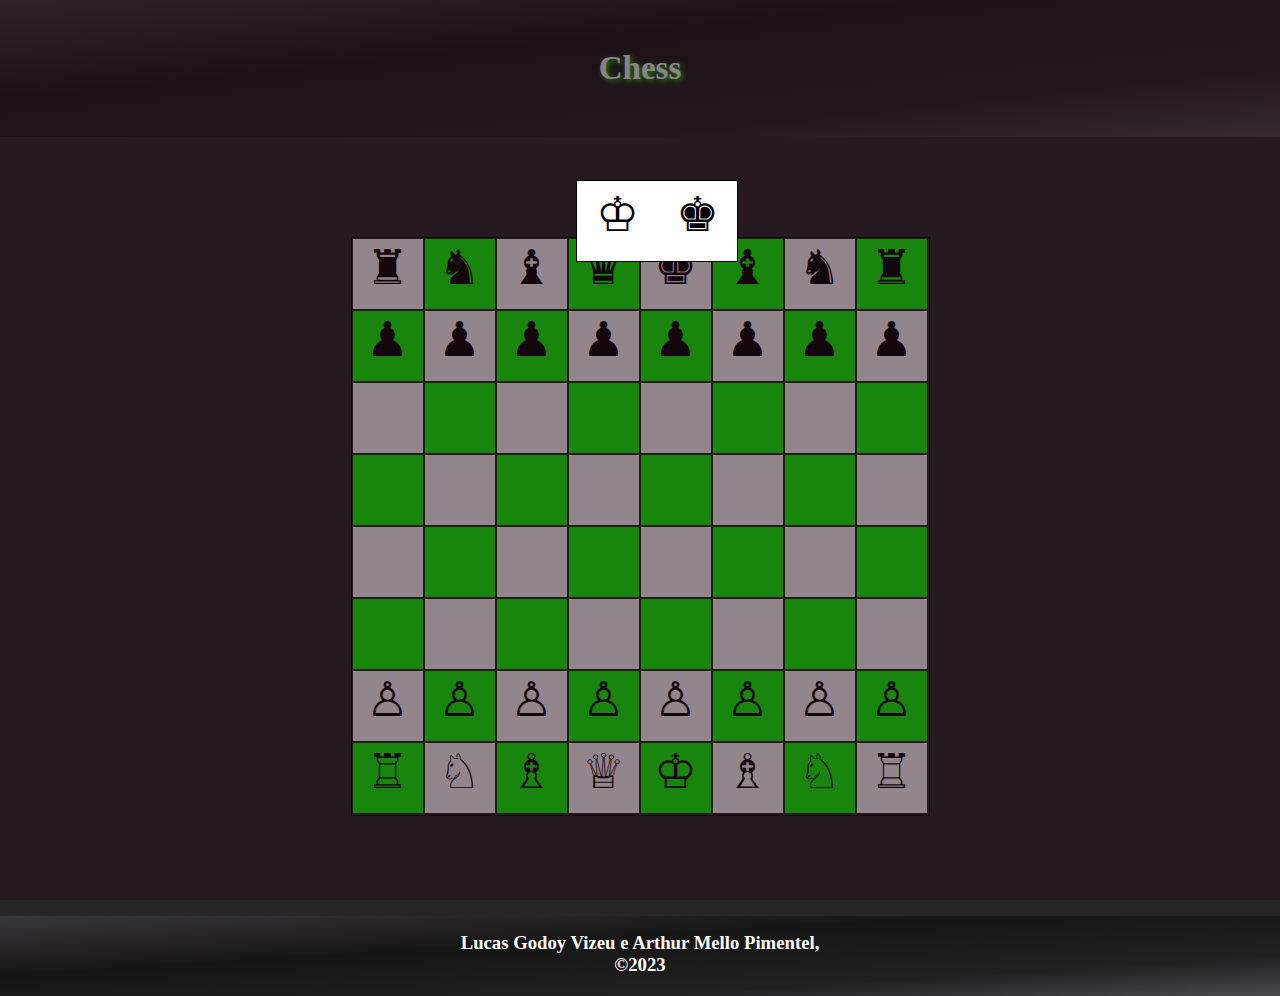
<file: 10. Xadrez/V2/index.html>
<!DOCTYPE html>
<html lang="en">

<head>
    <meta charset="UTF-8">
    <meta name="viewport" content="width=device-width, initial-scale=1.0">
    <title>Document</title>
    <link rel="stylesheet" href="style.css">
</head>

<body>
    <header>
        <h1 class="titulo">Chess</h1>
    </header>

<div class="xadrez">
    <body onload="inicia_jogo();" >
        <div id="fundo"></div>
        <div id="escolhecor-inicio" class="escolhe">
            <div onclick="escolhecor_incio('branco');">&#9812;</div>
            <div onclick="escolhecor_incio('preto');">&#9818;</div>
        </div>
        <div id="escolhebranco" class="escolhe">
            <div onclick="escolhe('rainha','branco');">&#9813;</div>
            <div onclick="escolhe('torre','branco');">&#9814;</div>
            <div onclick="escolhe('cavalo','brano');">&#9816;</div>
            <div onclick="escolhe('bispo','branco');">&#9815;</div>
        </div>
        <div id="escolhepreto" class="escolhe">
            <div onclick="escolhe('rainha','preto');">&#9819;</div>
            <div onclick="escolhe('torre','preto');">&#9820;</div>
            <div onclick="escolhe('cavalo','preto');">&#9822;</div>
            <div onclick="escolhe('bispo','preto');">&#9821;</div>
        </div>

        <div id="tabuleiro">
            <div id="t11" onclick="seleciona(1,1);"></div>
            <div id="t12" onclick="seleciona(1,2);"></div>
            <div id="t13" onclick="seleciona(1,3);"></div>
            <div id="t14" onclick="seleciona(1,4);"></div>
            <div id="t15" onclick="seleciona(1,5);"></div>
            <div id="t16" onclick="seleciona(1,6);"></div>
            <div id="t17" onclick="seleciona(1,7);"></div>
            <div id="t18" onclick="seleciona(1,8);"></div>

            <div id="t21" onclick="seleciona(2,1);"></div>
            <div id="t22" onclick="seleciona(2,2);"></div>
            <div id="t23" onclick="seleciona(2,3);"></div>
            <div id="t24" onclick="seleciona(2,4);"></div>
            <div id="t25" onclick="seleciona(2,5);"></div>
            <div id="t26" onclick="seleciona(2,6);"></div>
            <div id="t27" onclick="seleciona(2,7);"></div>
            <div id="t28" onclick="seleciona(2,8);"></div>

            <div id="t31" onclick="seleciona(3,1);"></div>
            <div id="t32" onclick="seleciona(3,2);"></div>
            <div id="t33" onclick="seleciona(3,3);"></div>
            <div id="t34" onclick="seleciona(3,4);"></div>
            <div id="t35" onclick="seleciona(3,5);"></div>
            <div id="t36" onclick="seleciona(3,6);"></div>
            <div id="t37" onclick="seleciona(3,7);"></div>
            <div id="t38" onclick="seleciona(3,8);"></div>

            <div id="t41" onclick="seleciona(4,1);"></div>
            <div id="t42" onclick="seleciona(4,2);"></div>
            <div id="t43" onclick="seleciona(4,3);"></div>
            <div id="t44" onclick="seleciona(4,4);"></div>
            <div id="t45" onclick="seleciona(4,5);"></div>
            <div id="t46" onclick="seleciona(4,6);"></div>
            <div id="t47" onclick="seleciona(4,7);"></div>
            <div id="t48" onclick="seleciona(4,8);"></div>

            <div id="t51" onclick="seleciona(5,1);"></div>
            <div id="t52" onclick="seleciona(5,2);"></div>
            <div id="t53" onclick="seleciona(5,3);"></div>
            <div id="t54" onclick="seleciona(5,4);"></div>
            <div id="t55" onclick="seleciona(5,5);"></div>
            <div id="t56" onclick="seleciona(5,6);"></div>
            <div id="t57" onclick="seleciona(5,7);"></div>
            <div id="t58" onclick="seleciona(5,8);"></div>

            <div id="t61" onclick="seleciona(6,1);"></div>
            <div id="t62" onclick="seleciona(6,2);"></div>
            <div id="t63" onclick="seleciona(6,3);"></div>
            <div id="t64" onclick="seleciona(6,4);"></div>
            <div id="t65" onclick="seleciona(6,5);"></div>
            <div id="t66" onclick="seleciona(6,6);"></div>
            <div id="t67" onclick="seleciona(6,7);"></div>
            <div id="t68" onclick="seleciona(6,8);"></div>

            <div id="t71" onclick="seleciona(7,1);"></div>
            <div id="t72" onclick="seleciona(7,2);"></div>
            <div id="t73" onclick="seleciona(7,3);"></div>
            <div id="t74" onclick="seleciona(7,4);"></div>
            <div id="t75" onclick="seleciona(7,5);"></div>
            <div id="t76" onclick="seleciona(7,6);"></div>
            <div id="t77" onclick="seleciona(7,7);"></div>
            <div id="t78" onclick="seleciona(7,8);"></div>

            <div id="t81" onclick="seleciona(8,1);"></div>
            <div id="t82" onclick="seleciona(8,2);"></div>
            <div id="t83" onclick="seleciona(8,3);"></div>
            <div id="t84" onclick="seleciona(8,4);"></div>
            <div id="t85" onclick="seleciona(8,5);"></div>
            <div id="t86" onclick="seleciona(8,6);"></div>
            <div id="t87" onclick="seleciona(8,7);"></div>
            <div id="t88" onclick="seleciona(8,8);"></div>

        </div>
    </body>
</div>
    <footer>
        <div class="container-footer">
            <div class="row-footer">
        
        <h3>
            Lucas Godoy Vizeu e Arthur Mello Pimentel,  <br>
            ©2023
        </h3>
    </footer>
</html>

<script src="script.js"></script>
</body>

</html>
</file>
<file: style.css>
*{
    color: whitesmoke;
}
/*alinha as coisas*/
.in{
    border-radius: 0%;
}
#home {
    color: whitesmoke;
    
}
.sec{
    height: auto;
    width: auto;
    height: 1000px;
}
.seb{
  height: auto;
  width: auto;
  height: auto;
  background: url(./img/Ti-PhotoRoom.png-PhotoRoom.png) center no-repeat ;
}
.esp{
    padding: 60px 0;
    border-bottom: 1px solid white;
}
.bor{
    border-bottom: 1px solid whitesmoke;
}
.h{
  font-size: 100px; 
  margin-top: 7%;
  z-index: 2;
}
.tex{
    padding-top: 100px;
    padding-left: 50px;
}
body{
    background-color: black;
}
/*animação elastica */
.elastico:hover{
    color: #08fdd8;
    animation : rubberband 800ms alternate ease-out;
    animation-name: rubberband;
}
/*animação elastica */
.elastico{
  opacity: 1;
  z-index: 1;
  display: inline-block;
  -webkit-transition: all 0.3s ease-out;
  -o-transition: all 0.3s ease-out;
  transition: all 0.3s ease-out;
  animation-iteration-count: 1;
  margin: 0;
}

.elasticando {
  animation : rubberband 800ms alternate ease-out;
}
@keyframes rubberband {
    0%{
        transform: scaleX(1);
    }
    40%{
        transform: scaleX(1.12) scaleY(0.75);
    }
    55%{
        transform: scaleX(0.85) scaleY(1);
    }
    65%{
        transform: scaleX(1.09) scaleY(0.85);
    }
    75%{
        transform: scaleX(0.9)  scaleY(1);
    }
    90%{
        transform: scaleX(1.05) scaleY(0.95);
    }
    100%{
        transform: scaleX(1) scaleY(1);
    }
}
/*writer */
.write0{
    overflow: hidden;
    font-size: 20px;
    white-space: nowrap;
    margin: 0 auto;
    text-align: center;
    visibility: hidden  4s;
    color: #8a8a8a;
    z-index: 100
  }
  
  .linha1{
    justify-content: center;
    align-items: center;
    margin-left: 0%;
    display: block;
  }
  
  /**tempo que dura cada writing*/
  .escrevendo{
    animation: typewriter 4s steps(40) 3s ,
    
      blink 500ms steps(40) infinite normal;
  }
  .escrevendo2{
    animation: typewriter 4s steps(40) 7s ,
      blink 500ms steps(40) infinite normal;
  }
  .escrevendo3{
    animation: typewriter 4s steps(40) 11s ,
      blink 500ms steps(40) infinite normal;
  }
  /*tempo que dura cada writing*/
  /*sumiu e apareceu*/
  #aparece{
    visibility: hidden;
    margin-top: 100px;
  }
  #set{
    visibility: hidden;
  }
  #yes{
    visibility: hidden;
    border-right: 2px solid white;
    width: 65%;
  }
  /*sumiu e apareceu*/
  @keyframes typewriter {
    from {
      width: 0%;
    }
    to {
      width: 50%;
    }
  }
  @keyframes blink {
    from {
      border-color: white;
    }
    to {
      border-color: transparent;
    }
  }
  /*writer */
  /*footer */
  .esp{
    padding: 25px 0;
    border-bottom: 1px solid white;
  }
  .bor{
    border-bottom: 1px solid whitesmoke;
  }
  .list{
    cursor: pointer;
    font-size: 14px;
    line-height: 2.14;
    letter-spacing: -.3px;
    color: #666;
    transition: color .12s linear;
  }
  .list:hover{
    color: #08fdd8;
  }
  .ti{
    font-size: 20px;
    font-weight: 300;
    line-height: 22px;
    padding: 15px 0;
    position: relative;
    text-transform: uppercase;
    margin: 0;
    letter-spacing: 2px;
    display: inline-block;
    font-size: 15px;
  }
  /*footer */

  .bd-placeholder-img {
    font-size: 1.125rem;
    text-anchor: middle;
    -webkit-user-select: none;
    -moz-user-select: none;
    user-select: none;
  }

  @media (max-width: 768px) {
    .bd-placeholder-img-lg {
      font-size: 3.5rem;
      margin-top: 20%;
    }
  }
  @media (max-width: 988px) {
    .h {
      font: weight 50px; 
      font-size: 80px;
      margin-top: 30%;
    }
  }
  @media (max-width: 530px) {
    .h {
      font: weight 50px; 
      font-size: xx-large;
      margin-top: 65%;
      font-size: 56px;
    }
  }


  .b-example-divider {
    width: 100%;
    height: 3rem;
    background-color: rgba(0, 0, 0, .1);
    border: solid rgba(0, 0, 0, .15);
    border-width: 1px 0;
    box-shadow: inset 0 .5em 1.5em rgba(0, 0, 0, .1), inset 0 .125em .5em rgba(0, 0, 0, .15);
  }

  .b-example-vr {
    flex-shrink: 0;
    width: 1.5rem;
    height: 100vh;
  }

  .bi {
    vertical-align: -.125em;
    fill: currentColor;
  }

  .nav-scroller {
    position: relative;
    z-index: 2;
    height: 2.75rem;
    overflow-y: hidden;
  }

  .nav-scroller .nav {
    display: flex;
    flex-wrap: nowrap;
    padding-bottom: 1rem;
    margin-top: -1px;
    overflow-x: auto;
    text-align: center;
    white-space: nowrap;
    -webkit-overflow-scrolling: touch;
  }

  .btn-bd-primary {
    --bd-violet-bg: #712cf9;
    --bd-violet-rgb: 112.520718, 44.062154, 249.437846;

    --bs-btn-font-weight: 600;
    --bs-btn-color: var(--bs-white);
    --bs-btn-bg: var(--bd-violet-bg);
    --bs-btn-border-color: var(--bd-violet-bg);
    --bs-btn-hover-color: var(--bs-white);
    --bs-btn-hover-bg: #6528e0;
    --bs-btn-hover-border-color: #6528e0;
    --bs-btn-focus-shadow-rgb: var(--bd-violet-rgb);
    --bs-btn-active-color: var(--bs-btn-hover-color);
    --bs-btn-active-bg: #5a23c8;
    --bs-btn-active-border-color: #5a23c8;
  }
  .bd-mode-toggle {
    z-index: 1500;
  }
/* teste*/
.txt{
  margin-top: 30px;
  margin-bottom: 20px;
  font-size: 14px;
  line-height: 2.14;
  letter-spacing: -.3px;
  color: #666;
  transition: color .12s linear;
}
.card-text{
  color: whitesmoke;
}
.descricao {
  padding:2px;
  line-height:20px;
  color:red;
  opacity: 0;
  -webkit-transition: all 300ms ease;
  -moz-transition: all 300ms ease;
  -ms-transition: all 300ms ease;
  -o-transition: all 300ms ease;
  transition: all 300ms ease;
 }
 .descricao::after{
  content: "";
  width: 100%;
  height: 50%;
  right: 0%;
  bottom: 0;
  position: absolute;
  background: linear-gradient(0deg,rgba(0,0,0,0.95) 0%,transparent 100%);
}
 a:hover  .descricao {
  opacity: 1;
  visibility: visible;
 }
 .zoom{
  overflow: hidden;
  width: 100%;
  height: 100%;
  border-width: 0.5px;
  border-color: var(--bs-border-color-translucent);
  border-radius: 0.375rem;
  border-bottom: transparent;
}
 .zoom img:hover {
  -moz-transform: scale(1.1);
  -webkit-transform: scale(1.1);
  transform: scale(1.1);
  -webkit-transition: all 400ms ease;
  -moz-transition: all 400ms ease;
  -ms-transition: all 400ms ease;
  -o-transition: all 400ms ease;
  transition: all 400ms ease;
} 
 /* teste*/
 /*artigos */
.artigos{
  padding: 3rem 3rem 2.5rem;
  position: relative;
  display: -webkit-box;
  display: -ms-flexbox;
  display: flex;
  margin-bottom: 4rem;
  -webkit-box-align: start;
  -ms-flex-align: start;
  align-items: flex-start;
  width: 48%;
  -webkit-box-shadow: 0 2px 4px -1px rgba(0,0,0,0.2), 0 4px 5px 0 rgba(0,0,0,0.14), 0 1px 10px 0 rgba(0,0,0,0.12);
  box-shadow: 0 2px 4px -1px rgba(0,0,0,0.2), 0 4px 5px 0 rgba(0,0,0,0.14), 0 1px 10px 0 rgba(0,0,0,0.12);
  border-top: 2px solid #FD2155;
  overflow: hidden;
}
.blog{
  display: -webkit-box;
  display: -ms-flexbox;
  display: flex;
  -ms-flex-wrap: wrap;
  flex-wrap: wrap;
  -webkit-box-pack: justify;
  -ms-flex-pack: justify;
  justify-content: space-between;
}
/*artigos */
/*about */
.lin{
  width: 0;
  height: 100%;
  z-index: 5;
  background-color: #08fdd8;
  -webkit-transition: width 1.3s ease-out;
  -o-transition: width 1.3s ease-out;
  transition: width 1.3s ease-out;
}
.work{
  width: 50%;
  background: #2a2a2a;
  padding: 2rem;
}
@media (max-width: 1030px) {
  .work {
    width: 38%;
  }
}
/*home */
.voa{
  filter: blur(6px);
  right: -5%;
  z-index: 0;
  bottom: -10%;
  transition: all .5s;
  animation: 15s infinite floating;
  transform: rotate(5deg);
  
}
@keyframes floating{
  0%, 100%{
    transform: translatey(60px) rotate(5deg);
  }
  50%{
    transform: translatey(-60px) rotate(-5deg);
  }
}
.but{
  background-color: #bcfff7;
  color: #2a2a2a;
  height: 56px;
  border: none;
  width: 60%;
  height: 65px;
  transition: all .8s;
}
.butao{
  animation: 3.4s infinite brilho;
  background-image: linear-gradient(45deg, rgb(56, 116, 207), #07ffe1,rgb(56, 116, 207), #07ffe1);
  background-size: 400% 200%;
  transition: background 1.6s all;
}
@keyframes brilho{
  0%{
    background-position: 0 0;
  }
  100%{
    background-position: 100% 0;
  }
}
#port{
 color: white;
}

/* bubles */

/*sobre-mim*/
.apresentacao{
  padding: 5% 15%;
  display: flex;
  align-items: center;
  justify-content: space-between;
  gap: 82px;
}
.apresentacaoconteudo{
  width: 50%;
  display: flex;
  flex-direction: column;
  gap: 40px;
}

.apresentacaoconteudotitulo{
  font-size: 2.25rem;
  font-family: #000000;
}
.titulodestaque{
  color: #08fdd8;
}
.apresentacaoconteudotexto{
  font-size: 1.5rem;
  color: #c4bebe;
  font-family: var(--fonte-secundaria);
}

.apresentacaolinks{
  display: flex;
  flex-direction: column;
  justify-content: space-between;
  align-items: center;
  gap: 32px;
}
.apresentacaolinkssubtitulo{
  font-family: #000000;
  font-weight: 400;
  font-size: 1.5rem;
}
.apresentacaolinksnavegacao{
  display: flex;
  justify-content: center;
  gap: 16px;
  border: 2px solid #08fdd8;
  width: 69%;
  text-align: center;
  border-radius: 8px;
  font-size: 1.5rem;
  font-weight: 600;
  padding: 21.5px 0;
  text-decoration: none;
  color: whitesmoke;
}
.apresentacaolinkslink:hover{
  background-color: #272727;
}
.apresentacaoimagem{
  width: 50%;
}
/*sobre-mim*/


/*efeito*/

.sobrea {
  position: relative;
  transition: all .35s;
}
.sobrea span {
  position: relative;
  z-index: 2;
}
.sobrea:after{
  position: absolute;
  content: "";
  top: 0;
  left: 0;
  width: 0;
  height: 100%;
  background: black;
  transition: all .35s;
}  
a span:hover{
  color: #08fdd8;
}
.sobrea:hover:after{
  width: 100%;
}
/*efeito*/



/*responsive*/
@media (max-width: 1200px) {
  .apresentacao{
      flex-direction: column-reverse;
      padding: 5%;
  }
  .apresentacaoconteudo{
      width: auto;
  }
}
/*responsive*/
</file>
<file: 00. Templante Space/style.css>
*{
    margin: 0;
    padding: 0;
    font-family: Arial, Helvetica, sans-serif;
}
footer{
    width: 100%;
    height: auto;
    background-color: black;
    margin-top: 5%;
    float: left;
    display: block;
}
footer section{
    width: 33%;
    display: block;
    float: left;
    margin-top: 3%;
}
footer img{
    width: 79%;
    height: 200px;
    float: left;
    display: flex;
    margin-left: 11%;
}
footer h5{
    color: white;
    margin-top: 5%;
    margin-bottom: 6%;
    margin-left: 11%;
    font-size: 25px;
}
footer p{
    color: white;
    margin-left: 11%;
    margin-right: 13%;
    margin-top: 3%;
    display: inline-block ;
}
footer a{
    background-color: white;
    width: auto;
    height: 40px;
    display: inline-block;
    margin-left: 11%;
    margin-top: 20%;
    margin-bottom: 21%;
    text-decoration: none;
}
footer h3{
    color: black;
    margin-top: 18%;
    margin-left: 1%;
    width: 100%;}
header {
    text-align: center;
    font-size: 70px;
    background: url(img/NAS.jpg) center ;
    width: 100%;
    height: 935px;
}
header h1 {
    text-shadow: 8px 8px 12px red;
    z-index: 1;
    padding-top: 20%;
    position: relative;
    color: gray;
    text-align: center;
    
}
header div:last-child {
    position: absolute;
    background: rgba(0, 0, 0, 0.4);
    width: 100%;
    top: 0;
    left: 0;
    right: 0;
    bottom: 0;
    background-image: linear-gradient(to top,rgba(0,0,0,.8) 0,rgba(0,0,0,0) 60%,rgba(0,0,0,.8) 100%);
    height: auto;
    max-height: 100%;
}

main img{
    width: 90%;
    height: 600px;
    margin-left: 60px;
}
main h1{
    margin-top: 3%;
    margin-left: 5%;
}
main p{
    margin-top: 2%;
    margin-left: 5%;
    margin-bottom: 1%;
    margin-right: 20px;
}
</file>
<file: 01. Personalidades/style.css>
*{
    font-family: 'Lucida Sans', 'Lucida Sans Regular', 'Lucida Grande', 'Lucida Sans Unicode', Geneva, Verdana, sans-serif;
    border: 0;
    padding: 0;
    text-rendering: optimizeSpeed
}
/* Dropdown Button */
.dropbtn {
    background-color: #ff7f00;
    color: black;
    padding: 16px;
    font-size: 16px;
    border: none;
  }
  
  /* The container <div> - needed to position the dropdown content */
  .dropdown {
    position: relative;
    display: inline-block;
  }
  
  /* Dropdown Content (Hidden by Default) */
  .dropdown-content {
    display: none;
    position: absolute;
    background-color: #f1f1f1;
    min-width: 160px;
    box-shadow: 0px 8px 16px 0px rgba(0,0,0,0.2);
    z-index: 1;
  }
  
  /* Links inside the dropdown */
  .dropdown-content a {
    color: black;
    padding: 12px 16px;
    text-decoration: none;
    display: block;
  }
  
  /* Change color of dropdown links on hover */
  .dropdown-content a:hover {background-color: orange;}
  
  /* Show the dropdown menu on hover */
  .dropdown:hover .dropdown-content {display: block;}
  
  /* Change the background color of the dropdown button when the dropdown content is shown */
  .dropdown:hover .dropbtn {background-color:lightsalmon;}

  /*segundo container */
.two{
  margin-top: 5%;
}
/*Aumenta Row*/
.aumenta{
  height: 500px;
}
.c{
  color: #f1f1f1;
}
.main title{
  text-align: center;
}
.card{
  text-align: center;
  text-decoration: none;
}
.a{
  list-style-type: none;
  color: #f1f1f1;
}
.b{
  margin-top: 4%;
}
.footer{
  height: 210px;
  background-color: #70747c;
}
.h0 {
  margin-top: 30px;
  margin-bottom: 0.5rem;
  font-weight: 500;
  color: #f1f1f1;
  line-height: 1.2;
}
.teste{
  position: relative;
  -webkit-clip-path: polygon(85% 0,100% 11%,100% 100%,0 100%,0 0); 
  clip-path: polygon(85% 0,100% 11%,100% 100%,0 100%,0 0); 
  width: 24%;
  height: 440px;
  font-size: 16px;
  margin-bottom: 100px;
}
.t1{
  position: absolute;
  overflow: hidden;
  width: 100%;
  height: 100%;
}
.pcard{
    position: absolute;
    bottom: 0;
    width: 100%;
    z-index: 1;
    padding: 0 1.25em 1em;
    margin: 0;
    font-size: 1.25em;
    color: #fff;
}
.teste::after{
  content: "";
  width: 91%;
  height: 50%;
  left: 3%;
  bottom: 0;
  border-bottom: 8px solid #fe5000;
  position: absolute;
  background: linear-gradient(0deg,rgba(0,0,0,.95) 40%,transparent 80%);
}
.cardimg {
  width: 85%;
  height: 100%;
  object-fit: cover;
  transition: transform .2s ease;
  -moz-transition: all 0.5s;
  -webkit-transition: all 0.5s;
  transition: all 0.5s;
}
.t1 img:hover {
  -moz-transform: scale(1.1);
  -webkit-transform: scale(1.1);
  transform: scale(1.1);
} 
.pcard:hover{
  color: #fe5000;
}
.linkado{
  position: absolute;
  width: 100%;
  height: 100%;
  display: block;
  position: absolute;
  top: 0;
  left: 0;
  background-size: cover;
  background-position: 50%;
  background-repeat: no-repeat;
  -webkit-clip-path: inherit;
  clip-path: inherit;
}
.loguinha{
  object-fit: cover;
  width: 55%;
  height: 75%;
  padding-top: 20%;
  transition: transform .2s ease;
}
.carousel-inner::after {
  margin-bottom: 30px;
}
.text-justify{
  margin-top: 5px;
    margin-bottom: 2.5rem;
}
.carousel-inner > .carousel-item > img {
  height: 500px; 
}

.carousel-control-prev-icon {
  background-image: url("data:image/svg+xml;charset=utf8,%3Csvg xmlns='http://www.w3.org/2000/svg' fill='%23fff' viewBox='0 0 8 8'%3E%3Cpath d='M5.25 0l-4 4 4 4 1.5-1.5-2.5-2.5 2.5-2.5-1.5-1.5z'/%3E%3C/svg%3E") !important;
 }
 
 .carousel-control-next-icon {
   background-image: url("data:image/svg+xml;charset=utf8,%3Csvg xmlns='http://www.w3.org/2000/svg' fill='%23fff' viewBox='0 0 8 8'%3E%3Cpath d='M2.75 0l-1.5 1.5 2.5 2.5-2.5 2.5 1.5 1.5 4-4-4-4z'/%3E%3C/svg%3E") !important;
 }
.esp{
  padding: 25px 0;
  border-bottom: 1px solid white;
}
.bor{
  border-bottom: 1px solid whitesmoke;
}
.list{
  cursor: pointer;
  font-size: 14px;
  line-height: 2.14;
  letter-spacing: -.3px;
  color: #666;
  transition: color .12s linear;
}
.list:hover{
  color: #fe5000;
}
.ti{
  font-size: 20px;
  font-weight: 300;
  line-height: 22px;
  padding: 15px 0;
  position: relative;
  text-transform: uppercase;
  margin: 0;
  letter-spacing: 2px;
  display: inline-block;
  font-size: 15px;
}
 /*.carousel-control-next,
.carousel-control-prev /*, .carousel-indicators  {
    filter: invert(100%); 
}
*/
</file>
<file: 05 Netflix/style.css>
*{
    margin: 0;
    padding: 0;
}

body{
    font-family: sans-serif;
    color: whitesmoke;
}
img {
    display: block;
    max-width: 100%;
}
.container {
    max-width: 1130px;
    margin: 0 auto;
}
.header {
    position: absolute;
    z-index: 100;
    width: 95%;
    display: flex;
    justify-content: space-between;
    max-width: 1790px;
    top: 28px;
    left: 5%;
} 
.lenguage {
    color: whitesmoke;
    display: block;
    text-decoration: none; 
    padding: 8px 18px;
    font-size: 16px;
    background-color:transparent;
    
}
.header a {
    display: block;
    background: #e50914;
    color: whitesmoke;
    align-self: flex-start;
    font-size: 16px;
    padding: 8px 18px;
    text-decoration: none; 
}
.header img{
    max-width: 200px;
}
.main{
    padding-top: 4rem;
    background: url("netf.jpg") center;
    height: 785px;
    display: flex;
    align-items: center;
    justify-content: center;
    text-align: center;
    position: relative;
    box-sizing: border-box;
}
.main-kid {
    z-index: 1;
}
.form-1 {
    display: grid;
    grid-template-columns: 500px 250px;
    margin-top: 30px;
    margin-bottom: 10px;
}
.form-1input {
    padding-top: 20px;
    font-size: 18px;
    font-family: sans-serif; 
    padding-bottom: 20px;
}
.form-1button {
    background: #e50914;
    border: none;
    outline: none;
    color: whitesmoke;
    font-size: 20px;
    text-transform: uppercase;
    cursor: pointer;
    
}
.form-1button :hover {
    background: #f40612;

}
.main h1{
    font-size: 65px;
    max-width: 670px;
    text-align: center;
}

.main span {
    font-size: 26px;
    margin-top: 10px;
}
.main p {
    font-size: 19px; 
}

.gradient {
    background: rgba(0, 0, 0, 0.4);
    background-image: linear-gradient(to top,rgba(0,0,0,.8) 0,rgba(0,0,0,0) 60%,rgba(0,0,0,.8) 100%);
    position: absolute;
    top: 0;
    left: 0;
    right: 0;
    bottom: 0;
}
.section {
    background-color: black;
    padding: 3 rem 0x;
    border-top: 8px solid #222;

}

.section h1 {
    font-size: 50px;
    margin-bottom: 16px;
}

.section p {
    font-size: 26px;
}

.grid {
    display: grid;
    grid-template-columns: 1.1fr 1fr;
    align-items: center;
}

.video-tv {
    position: absolute;
    width: 400px;
    top: 80px;
    left: 70px;
}
.img-tv img {
    position: relative;
    z-index: 1;
}
.img-tv {
    position: relative;
}

.download .grid > div:first-child {
     order: 2;
}

.download .img-tv {
    order: 1;
}

.device-pile .video-tv {
    width: 340px;
    top: 50px;
    left: 100px;
}

.download22 .grid > div:first-child {
    order: 2;
}

.download .img-tv {
   order: 1;
}

.footer .form-1 {
  margin-top: 25px;
}
.footer {
    background-color: black;
    text-align: center;
    border: 4rem 0 2rem 0;
    border-top: 8px solid #222;
    display: grid;
    justify-items: center;
}
.footer p {
    margin-top: 2rem;
    color: #575757;
    font-size: 13px;
}
.footer .form-1 {
    margin-top: 0;
  }
.footer pre {
    margin-top: 2rem;
    color:#575757;
    font-size: 13px;
}
.faq {
    width: 70%;
}
.faq h1 {
    text-align: center;
}
.faq-list {
    margin: 10% auto;
    max-width: 815px;
    font-size: 26px;
}
.faq-question,
.faq-answer {
    background-color: #303030;
}
.faq-answer {
    max-height: 0;
    overflow: hidden;
    transition: max-height 0.25s cubic-bezier(0.5, 0, 0.1, 1);
}
.faq-answer.active {
    max-height: 1200px;
}
.faq-question.active::after {
    transform: rotate(0deg);
}
.faq-question {
    padding: 20px 30px;
    justify-content:space-between;
    display:flex ;
    align-items: center;
    cursor: pointer;
    margin-top: 8px;
    margin-bottom: 1px;
}
.faq-question::after {
    display: block;
    content:"";
    width: 20px;
    height: 20px;
    background: url("img\ net/fecha netnet.svg") no-repeat center center;
    transform: rotate(45deg);
}
.faq-answer > div {
    padding: 30px;
}
@media (max-width: 800px) {
    .header {
      padding: 0 15px;
    }
  
    .header img {
      max-width: 90px;
    }
  
    .header a {
      font-size: 14px;
      padding: 4px 8px;
    }
  
    .main {
      height: 500px;
    }
  
    .main h1 {
      font-size: 28px;
    }
  
    .main span,
    .main p {
      width: 80vw;
    }
  
    .main span {
      margin-top: 16px;
      font-size: 18px;
    }
  
    .main p {
      margin-top: 10px;
    }
  
    .form-1 {
      width: 100%;
      grid-template-columns: 1fr;
      gap: 10px;
      margin-top: 10px;
      max-width: 80vw;
    }
  
    .form-1 input {
      font-size: 16px;
      padding: 13px;
    }
  
    .form-1 button {
      font-size: 16px;
      justify-self: center;
      padding: 4px 16px 8px 15px;
      border-radius: 2px;
    }
  
    .form-1 button::after {
      margin-left: 5px;
      background-repeat: no-repeat;
      background-position: bottom center;
      background-size: 6px 12px;
    }
  
    section h1,
    .section p {
      text-align: center;
    }
  
    section h1 {
      font-size: 26px;
    }
  
    .section p {
      font-size: 18px;
    }
  
    .grid {
      grid-template-columns: 1fr;
    }
  
    .faq-list {
      margin-top: 22px;
    }
  
    .faq-question,
    .faq-answer {
      font-size: 18px;
    }
  
    .faq-question {
      padding: 16px 22px;
    }
  
    .faq-question::after {
      background-size: 15px;
    }
  
    .faq-answer > div {
      padding: 21px;
    }
  }
</file>
<file: 08. Spotfy/css/estilo.css>
/*
* 
* @author Jamilton Damasceno
*/

/* Layout
-----------------------------*/
html, body, #home {
	height: 100%;
	overflow-x: hidden;
}

body {
	background: url(../imagens/capa.png),
				url(../imagens/ruido.png),
				linear-gradient(50deg,#ff4169,#7c26f8);
	background-attachment: fixed;
	font-family: Helvetica,Arial,sans-serif;
}

/* Barra de navegação
-----------------------------*/
nav.navbar-transparente {
	padding: 15px 0px;
	background: rgba(0,0,0,0.6);
}

.navbar-light .navbar-nav .nav-link {
	color: white;
}

.navbar-light .navbar-nav .nav-link:hover {
	color: #9bf0e1;
}

.navbar-light .navbar-toggler {
    color: rgba(255,255,255,.5);
    border-color: rgba(255,255,255,0.5);
}

.divisor {
	width: 1px;
	background: white;
	margin: 12px 15px;
}

/* Capa
-----------------------------*/
.capa {
	text-align: center;
}

.btn-custom {
	color: white;
	border-radius: 500px;
	-webkit-border-radius: 500px;
    -moz-border-radius: 500px;
    text-transform: uppercase;
    transition: background 0.4s, color 0.4s;
    padding: 10px 20px;
}

.btn-roxo {
	background: #7c25f8;
}

.btn-roxo:hover {
	background: #6207e3;
	color: white;
}

.btn-branco {
	border: 2px solid white;
}

.btn-branco:hover {
	background-color: white;
	color: black;
}

.carousel-control-next, .carousel-control-prev {
	width: 5%;
}

/* Estrutura conteúdos
-----------------------------*/
.caixa {
	padding-top: 20px;
	padding-bottom: 20px;
}

#servicos {
	background: white;
}

#recursos {
	color: white;
}

#servicos h2, h3 {
	color: #7c25f8;
}

#recursos h2 {
	color: white;
}

#recursos h3 {
	color: #9bf0e1;
}

.albuns {
	padding: 10px 0;
}

.rotacionar {
	-ms-transform: rotate(30deg); /* IE 9 */
    -webkit-transform: rotate(30deg); /* Chrome, Safari, Opera */
    transform: rotate(30deg);
	padding-left: 80px;
}

/* Rodapé
-----------------------------*/
footer {
	background: #000;
	padding: 50px 0px 20px 0px;
	position: relative;
}

footer h4 {
	color: #919496;
	font-size: 0.8em;
	text-transform: uppercase;
}

footer .navbar-nav a {
	color: white;
	font-size: 0.8em;
}

footer .navbar-nav a:hover {
	color: #9bf0e1;
	text-decoration: none;
}

footer ul {
	list-style: none;
}

footer ul li {
	float: right;
	margin: 0 5px;
}

/* Tipografia
-----------------------------*/
h1 {
	font-weight: 900;
	letter-spacing: -0.05em;
	margin-bottom: 50px;
	color: white;
}

h2 {
	font-size: 3em;
	font-weight: 700;
	letter-spacing: -0.04em;
}

h3 {
	font-size: 2em;
	font-weight: 700;
	letter-spacing: -0.04em;
}



/* Extra small devices (portrait phones, less than 576px)*/
@media (max-width: 575.98px) {
	.btn-custom {
		margin: 10px 15px;
		font-size: 1em;
	}
}

/* Small devices (landscape phones, 576px and up) */
@media (min-width: 576px) and (max-width: 767.98px) {
	h1 {
		font-size: 3em;
	}
	.btn-custom {
		margin: 10px 15px;
	}
}

/* Medium devices (tablets, 768px and up)*/
@media (min-width: 768px) and (max-width: 991.98px) {
	h1 {
		font-size: 4em;
	}
}

/* Large devices (desktops, 992px and up)*/
@media (min-width: 992px) and (max-width: 1199.98px) {
	h1 {
		font-size: 5em;
	}
}

/* Extra large devices (large desktops, 1200px and up)*/
@media (min-width: 1200px) {
	h1 {
		font-size: 6em;
	}
}
</file>
<file: 05 Netflix/loginflix/style2.css>
body {
    padding: 0;
    margin: 0;
    font-family: sans-serif;
    position: relative;
    width: 100%;
    background-image:cover;
    background-repeat:no-repeat;
    background: url(netbacknow.jpg) center;
}
.main{
    padding-top: 4rem;
    height: 785px;
    display: flex;
    align-items: center;
    justify-content: center;
    text-align: center;
    position: relative;
    box-sizing: border-box;
}
.gradient {
    background: rgba(0, 0, 0, 0.4);
    background-image: linear-gradient(to top,rgba(0,0,0,.8) 0,rgba(0,0,0,0) 60%,rgba(0,0,0,.8) 100%);
    position: absolute;
    top: 0;
    left: 0;
    right: 0;
    bottom: 0;
}
body ::before {
    background: rgba(0, 0, 0, 0.4);
    width: 100%;
    height: 100%;
    position: absolute;
    left: 0;
    top: 0;
    right: 0;
    bottom: 0;
}
.logo img {
    max-width: 200px;
}
.header {
    padding: 20px 50px;
    position: relative;
    z-index: 10;
}
.login-body {
    padding: 60px;
    z-index: 90;
    position: relative;
    max-width: 450px;
    height: 670px;
    margin-left:25% ;
    margin-bottom: 16%;
    background-color: rgb(0, 0, 0, 0.75);
    border-radius: 5px;
    box-sizing: border-box;
    transform: translateX(-50%);
}
.login-body h2 {
    font-size: 32px;
    color: whitesmoke;
    margin-top: 0;
}
.login-body input {
    color: whitesmoke;
    width: 100%;
    background: color #222; 
    border: none;
    border-radius: 5px;
    padding-left: 15px;
    box-sizing: border-box;
    outline: none;
}
.login-body input:hover {
    background-color: #444;
}
.imput-box {
    margin-bottom: 25px;
}
.login-body button {
    height: 50px;
    width: 100%;
    color: whitesmoke;
    background-color: #e50914;
    border-radius: 3px;
    font-weight:bold;
    font-size: 16px;
    border: none;
    margin-bottom: 10px;
}
.login-body button:hover {
    cursor: pointer;
    background-color: #fd2904;
}
.suport {
    display: flex;
    color: #b3b3b3;
    justify-content: space-between;
    margin-bottom: 5px;
    font-size: 12px;
}
.suport input {
    width: 15px;
    height: 15px;
}
.remember {
    display: flex;
    align-items: center;
}
.remember span {
    margin-right: 5px;
    height: 25px;
}
.help a {
    text-decoration: none;
    color: #737373;
}
.help a:hover {
    text-decoration: underline;
}
.sing-up {
    color: whitesmoke;
    font-size: 16px;
    text-align:start;
}
.sing-up a {
    color: whitesmoke;
    font-size: 16px;
    text-decoration: none;
}
.sing-up a:hover {
    text-decoration: underline;
}
.terms {
    color: #737373;
    font-size: 13px;
    text-align:initial;
    margin-left: -25px;
}
.terms a {
    color: #0071eb;
    text-decoration: none;
}
.terms a:hover {
    text-decoration:underline;
}
.remember input {
    padding: 0;
    margin: 0;
    height: 13px;
}
.login-box h2 {
    margin-right: 220px;
}
.login-footer {
    margin-top: 40px;
}
.login-box form button{
    margin-top: 26px;
}
.login-box input {
    height:60px;
    margin-top: 10px;
}
.login-box form input {
    background-color: #444;
    font-size: 17px;
}
.dev1 a {
    text-decoration: none;
    color: whitesmoke;
}
</file>
<file: 10. Xadrez/V1/style.css>
.board {
    display: flex;
    flex-wrap: wrap;
    width: 400px;
    
}

span {
    width: 50px !important;
    height: 50px !important;
}

.row {
    display: flex;
    width: 100%;
}

.square {
    width: 50px;
    height: 50px;
    border: 1px solid black;
}

.white {
    background-color: #f0d9b5;
}

.black {
    background-color: #b58863;
}

.container {
        height: 100vh;
        width: 100vh;
        display: flex;
        justify-content: center;
        align-items: center;
}


header {
    height: auto;
    display: flex;
    flex-direction: row;
    justify-content: space-between;
    background-image: linear-gradient(to right bottom, #434549, #39383b, #2e2c2e, #232121, #171616, #1b1a1a, #1e1d1e, #212122, #343537, #484b4d, #5c6264, #727a7a);
    height: 90px;
    padding: 1em;
    font-family: 'Lucida Sans', 'Lucida Sans Regular', 'Lucida Grande', 'Lucida Sans Unicode', Geneva, Verdana, sans-serif;
}

.titulo {
    margin-top: 24px;
    margin-right: auto;
    margin-left: 70px;
    color: rgb(255, 255, 255);
    -webkit-text-stroke: 2px rgb(9, 82, 15);
    font-size: 33px;
}

.piece {
    
    top: 50%;
    left: 50%;
    transform: translate(-50%, -50%);
    font-size: 40px;
}
</file>
<file: 10. Xadrez/V2/style.css>
@charset "utf-8";
/* CSS Document */
*{
    margin: 0;
    padding: 0;
}
body{
    background-color: #272727;
}
header {
    background-image: linear-gradient(to right bottom, #39383b, #2e2c2e, #232121, #171616, #1b1a1a, #1e1d1e, #212122, #343537, #484b4d );
    width: 100%;
}
header h1{
    text-align: center;
    color: whitesmoke;
    padding: 50px;
}

.titulo {
    margin-top: auto;
    text-shadow: 2px 2px 5px #0aff01;
    font-size: 33px;
}


.borda {
    border: #F00;
}

.tabPreto {
    background: #03C;
}


/* TABULEIRO*/

#tabuleiro {
    width: 577px;
    height: 577px;
    border: #000 solid 1px;
    margin: auto;
}

#tabuleiro div {
    width: 70px;
    height: 70px;
    float: left;
    margin: 1px;
    font-size: 48px;
    text-align: center;
}

#t11,
#t13,
#t15,
#t17,
#t22,
#t24,
#t26,
#t28,
#t31,
#t33,
#t35,
#t37,
#t42,
#t44,
#t46,
#t48,
#t51,
#t53,
#t55,
#t57,
#t62,
#t64,
#t66,
#t68,
#t71,
#t73,
#t75,
#t77,
#t82,
#t84,
#t86,
#t88 {
    background-color: #FFF;
}

#t12,
#t14,
#t16,
#t18,
#t21,
#t23,
#t25,
#t27,
#t32,
#t34,
#t36,
#t38,
#t41,
#t43,
#t45,
#t47,
#t52,
#t54,
#t56,
#t58,
#t61,
#t63,
#t65,
#t67,
#t72,
#t74,
#t76,
#t78,
#t81,
#t83,
#t85,
#t87 {
    background-color: #0aff01;
}

div {
    cursor: pointer;
}

#fundo {
    background: #260C1A;
    position: fixed;
    width: 100%;
    height: 100%;
    z-index: 999;
    top: 0;
    left: 0;
    opacity: 0.50;
    -moz-opacity: 0.50;
    filter: alpha(opacity=50);
}

.escolhe {
    position: fixed;
    top: 20%;
    left: 40%;
    display: none;
    z-index: 1000;
    background: #FFF;
    border: #000 solid 1px;
}

.escolhe div {
    width: 70px;
    height: 70px;
    float: left;
    margin: 1px;
    font-size: 48px;
    text-align: center;
    float: left;
    margin: 5px;
}

#escolhecor-inicio {
    display: block;
    left: 45%;
}


footer{
    background-image: linear-gradient(to right bottom, #39383b, #2e2c2e, #232121, #171616, #1b1a1a, #1e1d1e, #212122, #343537, #484b4d );
    width: 100%;
    margin-top: auto;
    height: 5rem;
    
}
footer h3{
    padding-top: 1rem;
}

.footer-col{
    display: inline-block;
    margin-left:120px;
}
h4{
    color: white;
}

h3{
    text-align: center;
    color: white;
    margin-top: 50px;
}

a{
    color: white;
}

.xadrez{
    margin-top: 100px;
    margin-bottom: 100px;
}
</file>
